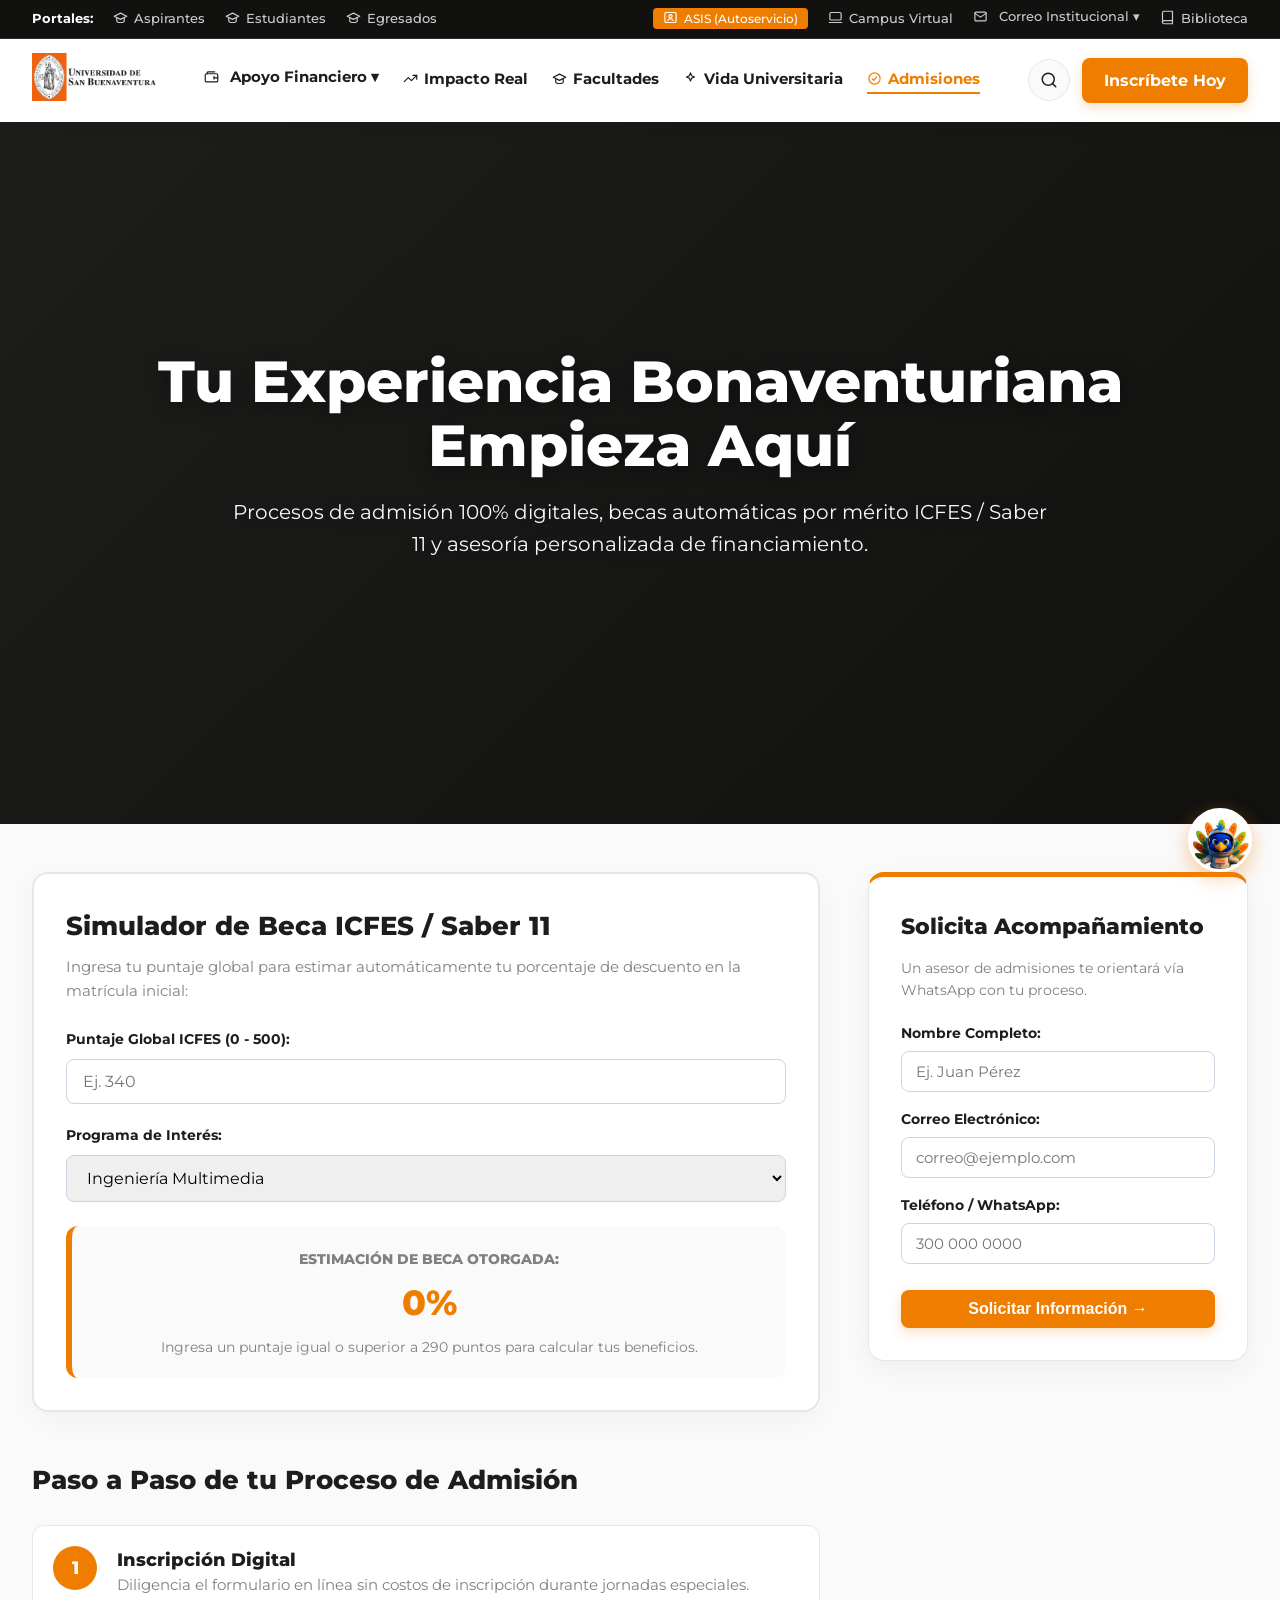
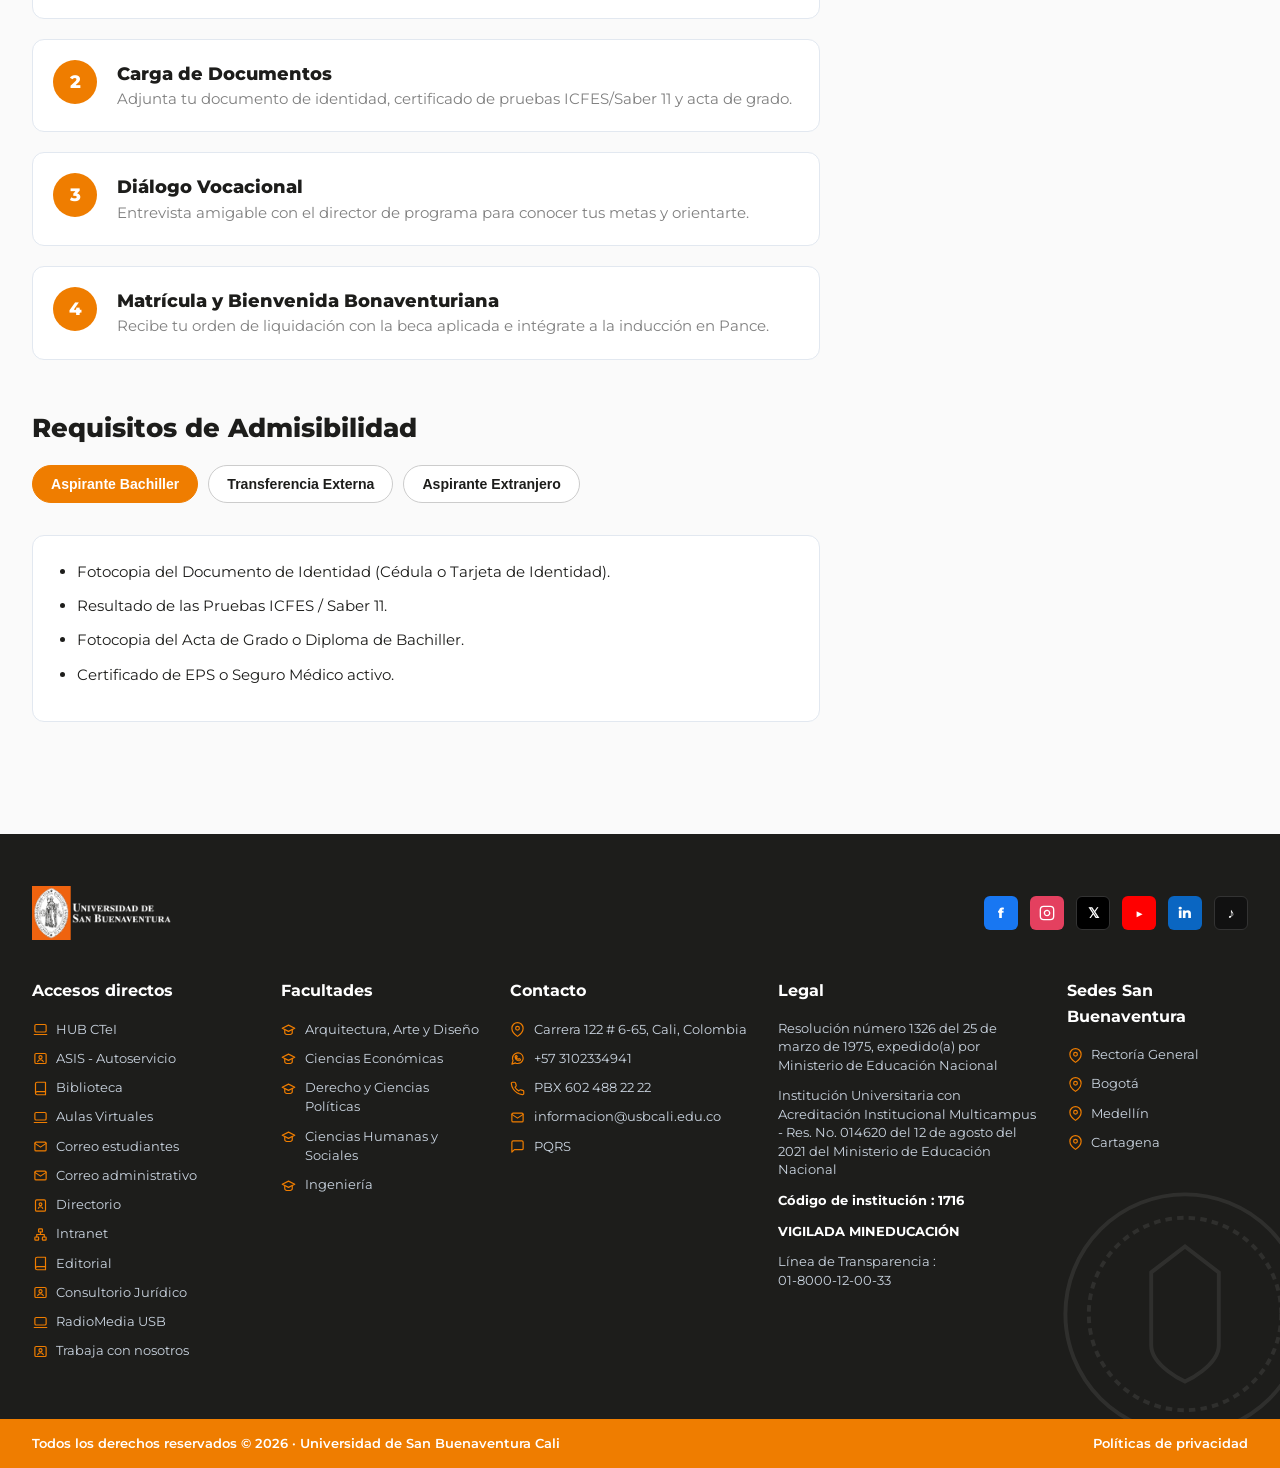
<file: admisiones.html>
<!DOCTYPE html>
<html lang="es">
<head>
  <meta charset="UTF-8">
  <meta name="viewport" content="width=device-width, initial-scale=1.0">
  <title>Admisiones, Becas y Financiamiento | USB Cali</title>
  <link rel="preconnect" href="https://fonts.googleapis.com">
  <link rel="preconnect" href="https://fonts.gstatic.com" crossorigin>
  <link href="https://fonts.googleapis.com/css2?family=Montserrat:ital,wght@0,300;0,400;0,500;0,600;0,700;0,800;1,400&display=swap" rel="stylesheet">
  <link rel="stylesheet" href="assets/css/styles.css">
</head>
<body>

  <!-- TOP BAR -->
  <div class="top-bar">
    <div class="top-bar-container">
      <ul class="top-bar-group">
        <li><strong style="color: #FFF;">Portales:</strong></li>
        <li><a href="https://usbcali.edu.co/programas/?Sfacultad=all&Stipo_programa=pregrado&search=" target="_blank">Aspirantes</a></li>
        <li><a href="https://usbcali.edu.co/estudiantes/" target="_blank">Estudiantes</a></li>
        <li><a href="https://usbcali.edu.co/egresados/" target="_blank">Egresados</a></li>
      </ul>

      <ul class="top-bar-group">
        <li><a href="https://campus.usbco.edu.co/psp/USCS90PR/?cmd=login&languageCd=ESP&" target="_blank" class="top-bar-badge">ASIS (Autoservicio)</a></li>
        <li><a href="https://aulasvirtuales.usbcali.edu.co/" target="_blank">Campus Virtual</a></li>
        
        <li class="top-bar-dropdown">
          <button type="button" class="top-bar-dropdown-btn" aria-haspopup="true">
            Correo Institucional ▾
          </button>
          <ul class="top-bar-dropdown-menu">
            <li><a href="https://login.microsoftonline.com/" target="_blank">Correo Administrativo</a></li>
            <li><a href="https://mail.google.com/a/correo.usbcali.edu.co" target="_blank">Correo Estudiantes</a></li>
          </ul>
        </li>

        <li><a href="https://usbcali.edu.co/biblioteca/" target="_blank">Biblioteca</a></li>
      </ul>
    </div>
  </div>

  <!-- HEADER -->
  <header>
    <div class="header-container">
      <a href="index.html"><img src="assets/img/logo-nav-dark.png" alt="USB Cali" class="logo-img"></a>
      <nav>
        <ul>
          <li class="nav-dropdown">
            <a href="becas.html" class="nav-dropdown-btn">Apoyo Financiero ▾</a>
            <ul class="nav-dropdown-menu">
              <li><a href="becas.html">Becas</a></li>
              <li><a href="convenios.html">Convenios</a></li>
              <li><a href="financiacion.html">Opciones de Financiación</a></li>
            </ul>
          </li>
          <li><a href="impacto-real.html">Impacto Real</a></li>
          <li><a href="facultades.html">Facultades</a></li>
          <li><a href="vida-universitaria.html">Vida Universitaria</a></li>
          <li><a href="admisiones.html">Admisiones</a></li>
        </ul>
      </nav>
      <a href="admisiones.html" class="btn-primary">Inscríbete Hoy</a>
    </div>
  </header>

  <!-- HERO ADMISIONES -->
  <section class="hero-main" style="background: linear-gradient(135deg, #1D1D1B 0%, #111110 100%); padding: 72px 32px;">
    <div class="hero-container">
      <h1>Tu Experiencia Bonaventuriana Empieza Aquí</h1>
      <p>Procesos de admisión 100% digitales, becas automáticas por mérito ICFES / Saber 11 y asesoría personalizada de financiamiento.</p>
    </div>
  </section>

  <!-- CONTENIDO PRINCIPAL -->
  <main class="main-layout" style="margin-top: 48px;">
    <section class="content-column">
      
      <!-- SIMULADOR DE BECAS -->
      <div style="background: #FFFFFF; border-radius: 16px; padding: 32px; border: 2px solid #E2E8F0; box-shadow: 0 8px 30px rgba(0,0,0,0.04); margin-bottom: 48px;">
        <h2 style="color: var(--color-primary-black); font-size: 1.6rem; font-weight: 800; margin-bottom: 8px; margin-top: 0;">Simulador de Beca ICFES / Saber 11</h2>
        <p style="color: var(--color-text-muted); font-size: 0.95rem; margin-bottom: 24px;">Ingresa tu puntaje global para estimar automáticamente tu porcentaje de descuento en la matrícula inicial:</p>

        <div style="margin-bottom: 20px;">
          <label style="display: block; font-weight: 700; font-size: 0.9rem; margin-bottom: 8px; color: var(--color-text-dark);">Puntaje Global ICFES (0 - 500):</label>
          <input type="number" id="icfes-score" placeholder="Ej. 340" min="0" max="500" oninput="calculateScholarship()" style="width: 100%; padding: 12px 16px; border: 1px solid #CBD5E1; border-radius: 8px; font-size: 1rem; font-family: inherit;">
        </div>

        <div style="margin-bottom: 20px;">
          <label style="display: block; font-weight: 700; font-size: 0.9rem; margin-bottom: 8px; color: var(--color-text-dark);">Programa de Interés:</label>
          <select id="faculty-select" style="width: 100%; padding: 12px 16px; border: 1px solid #CBD5E1; border-radius: 8px; font-size: 1rem; font-family: inherit;">
            <option value="multimedia">Ingeniería Multimedia</option>
            <option value="derecho">Derecho</option>
            <option value="psicologia">Psicología</option>
            <option value="mercadeo">Mercadeo y Negocios Internacionales</option>
          </select>
        </div>

        <div style="background: #FAFAFA; border-radius: 12px; padding: 20px; text-align: center; margin-top: 24px; border-left: 6px solid var(--color-accent-orange);">
          <label style="font-size: 0.85rem; text-transform: uppercase; font-weight: 800; color: var(--color-text-muted);">Estimación de Beca Otorgada:</label>
          <div id="scholarship-result" style="font-size: 2.2rem; font-weight: 800; color: var(--color-accent-orange); margin: 4px 0;">0%</div>
          <p id="scholarship-desc" style="font-size: 0.88rem; color: var(--color-text-muted);">Ingresa un puntaje igual o superior a 290 puntos para calcular tus beneficios.</p>
        </div>
      </div>

      <!-- PASO A PASO -->
      <div style="margin-bottom: 48px;">
        <h2 style="color: var(--color-primary-black); font-size: 1.6rem; font-weight: 800; margin-bottom: 24px;">Paso a Paso de tu Proceso de Admisión</h2>
        
        <div style="display: flex; gap: 20px; margin-bottom: 20px; background: #FFFFFF; padding: 20px; border-radius: 12px; border: 1px solid #E2E8F0;">
          <div style="width: 44px; height: 44px; border-radius: 50%; background: var(--color-accent-orange); color: #FFF; font-weight: 800; display: flex; align-items: center; justify-content: center; flex-shrink: 0; font-size: 1.1rem;">1</div>
          <div>
            <h4 style="font-size: 1.1rem; color: var(--color-primary-black); font-weight: 800;">Inscripción Digital</h4>
            <p style="font-size: 0.92rem; color: var(--color-text-muted);">Diligencia el formulario en línea sin costos de inscripción durante jornadas especiales.</p>
          </div>
        </div>

        <div style="display: flex; gap: 20px; margin-bottom: 20px; background: #FFFFFF; padding: 20px; border-radius: 12px; border: 1px solid #E2E8F0;">
          <div style="width: 44px; height: 44px; border-radius: 50%; background: var(--color-accent-orange); color: #FFF; font-weight: 800; display: flex; align-items: center; justify-content: center; flex-shrink: 0; font-size: 1.1rem;">2</div>
          <div>
            <h4 style="font-size: 1.1rem; color: var(--color-primary-black); font-weight: 800;">Carga de Documentos</h4>
            <p style="font-size: 0.92rem; color: var(--color-text-muted);">Adjunta tu documento de identidad, certificado de pruebas ICFES/Saber 11 y acta de grado.</p>
          </div>
        </div>

        <div style="display: flex; gap: 20px; margin-bottom: 20px; background: #FFFFFF; padding: 20px; border-radius: 12px; border: 1px solid #E2E8F0;">
          <div style="width: 44px; height: 44px; border-radius: 50%; background: var(--color-accent-orange); color: #FFF; font-weight: 800; display: flex; align-items: center; justify-content: center; flex-shrink: 0; font-size: 1.1rem;">3</div>
          <div>
            <h4 style="font-size: 1.1rem; color: var(--color-primary-black); font-weight: 800;">Diálogo Vocacional</h4>
            <p style="font-size: 0.92rem; color: var(--color-text-muted);">Entrevista amigable con el director de programa para conocer tus metas y orientarte.</p>
          </div>
        </div>

        <div style="display: flex; gap: 20px; margin-bottom: 20px; background: #FFFFFF; padding: 20px; border-radius: 12px; border: 1px solid #E2E8F0;">
          <div style="width: 44px; height: 44px; border-radius: 50%; background: var(--color-accent-orange); color: #FFF; font-weight: 800; display: flex; align-items: center; justify-content: center; flex-shrink: 0; font-size: 1.1rem;">4</div>
          <div>
            <h4 style="font-size: 1.1rem; color: var(--color-primary-black); font-weight: 800;">Matrícula y Bienvenida Bonaventuriana</h4>
            <p style="font-size: 0.92rem; color: var(--color-text-muted);">Recibe tu orden de liquidación con la beca aplicada e intégrate a la inducción en Pance.</p>
          </div>
        </div>
      </div>

      <!-- REQUISITOS SEGÚN ASPIRANTE -->
      <div class="curriculum-section" style="margin-bottom: 48px;">
        <h2 style="color: var(--color-primary-black); font-size: 1.6rem; font-weight: 800; margin-bottom: 16px;">Requisitos de Admisibilidad</h2>
        <div class="semester-tabs">
          <button class="semester-btn active" onclick="showRequirements('bachiller', this)">Aspirante Bachiller</button>
          <button class="semester-btn" onclick="showRequirements('transferencia', this)">Transferencia Externa</button>
          <button class="semester-btn" onclick="showRequirements('extranjero', this)">Aspirante Extranjero</button>
        </div>

        <div id="req-container" style="background: #FFFFFF; padding: 24px; border-radius: 12px; border: 1px solid #E2E8F0;">
          <!-- Se renderiza por JavaScript -->
        </div>
      </div>

    </section>

    <!-- FORMULARIO LATERAL -->
    <aside id="solicitud">
      <div style="background: #FFFFFF; border-radius: 16px; padding: 32px; border: 1px solid #E2E8F0; box-shadow: 0 8px 30px rgba(0,0,0,0.05); position: sticky; top: 90px; border-top: 5px solid var(--color-accent-orange);">
        <h3 style="color: var(--color-primary-black); font-size: 1.4rem; font-weight: 800; margin-bottom: 12px;">Solicita Acompañamiento</h3>
        <p style="font-size: 0.88rem; color: var(--color-text-muted); margin-bottom: 20px;">Un asesor de admisiones te orientará vía WhatsApp con tu proceso.</p>

        <form onsubmit="alert('¡Solicitud enviada con éxito! Un asesor de la USB Cali te contactará en breve.'); return false;">
          <div style="margin-bottom: 16px;">
            <label style="display: block; font-weight: 700; font-size: 0.9rem; margin-bottom: 6px;">Nombre Completo:</label>
            <input type="text" required placeholder="Ej. Juan Pérez" style="width: 100%; padding: 10px 14px; border: 1px solid #CBD5E1; border-radius: 8px; font-size: 0.95rem; font-family: inherit;">
          </div>

          <div style="margin-bottom: 16px;">
            <label style="display: block; font-weight: 700; font-size: 0.9rem; margin-bottom: 6px;">Correo Electrónico:</label>
            <input type="email" required placeholder="correo@ejemplo.com" style="width: 100%; padding: 10px 14px; border: 1px solid #CBD5E1; border-radius: 8px; font-size: 0.95rem; font-family: inherit;">
          </div>

          <div style="margin-bottom: 16px;">
            <label style="display: block; font-weight: 700; font-size: 0.9rem; margin-bottom: 6px;">Teléfono / WhatsApp:</label>
            <input type="tel" required placeholder="300 000 0000" style="width: 100%; padding: 10px 14px; border: 1px solid #CBD5E1; border-radius: 8px; font-size: 0.95rem; font-family: inherit;">
          </div>

          <button type="submit" class="btn-primary" style="width: 100%; font-size: 1rem; margin-top: 10px;">Solicitar Información →</button>
        </form>
      </div>
    </aside>
  </main>

  <!-- WIDGET PACHITO -->
  <div class="pachito-widget" onclick="window.location.href='admisiones.html'">
    <div class="pachito-bubble">¿Dudas con tu beca? ¡Te ayudo!</div>
    <div class="pachito-avatar-box"></div>
  </div>

  <!-- FOOTER -->
  <footer>
    <div class="footer-container">
      <div class="footer-col">
        <h4>USB Cali</h4>
        <p>Cra. 122 #6-65, Barrio Pance, Cali, Valle del Cauca.</p>
        <p>Acreditación Institucional de Alta Calidad.</p>
      </div>
      <div class="footer-col">
        <h4>Portales y Servicios</h4>
        <a href="https://campus.usbco.edu.co/psp/USCS90PR/?cmd=login&languageCd=ESP&">Portal ASIS</a>
        <a href="https://aulasvirtuales.usbcali.edu.co/">Campus Virtual</a>
        <a href="https://usbcali.edu.co/biblioteca/">Biblioteca Digital</a>
      </div>
      <div class="footer-col">
        <h4>Admisiones</h4>
        <a href="admisiones.html">Simulador de Becas ICFES</a>
        <a href="admisiones.html">Inscripciones Abiertas</a>
        <a href="vida-universitaria.html">Visitas Guiadas</a>
      </div>
      <div class="footer-col">
        <h4>Contacto</h4>
        <p>PBX: +57 (602) 488 2222</p>
        <p>Línea Gratuita Nacional: 01 8000 124 350</p>
      </div>
    </div>
    <div class="copyright">© 2026 Universidad de San Buenaventura Cali. Todos los derechos reservados.</div>
  </footer>

  <script src="assets/js/main.js"></script>
  <script>
    const requirementsData = {
      bachiller: [
        "Fotocopia del Documento de Identidad (Cédula o Tarjeta de Identidad).",
        "Resultado de las Pruebas ICFES / Saber 11.",
        "Fotocopia del Acta de Grado o Diploma de Bachiller.",
        "Certificado de EPS o Seguro Médico activo."
      ],
      transferencia: [
        "Fotocopia del Documento de Identidad ampliado al 150%.",
        "Certificado oficial de calificaciones de la universidad de origen.",
        "Contenidos programáticos de las asignaturas a homologar.",
        "Certificado de buena conducta expedido por la institución de origen."
      ],
      extranjero: [
        "Copia del Pasaporte vigente y Visa de Estudiante.",
        "Título de bachiller convalidado por el Ministerio de Educación Nacional de Colombia.",
        "Examen de Estado equivalente al ICFES o prueba Saber 11 homologada.",
        "Certificado de cobertura de Seguro Médico Internacional."
      ]
    };

    function showRequirements(type, btnElement) {
      const container = document.getElementById('req-container');
      const buttons = document.querySelectorAll('.semester-btn');
      
      buttons.forEach(btn => btn.classList.remove('active'));
      if (btnElement) btnElement.classList.add('active');

      const items = requirementsData[type] || [];
      container.innerHTML = `<ul style="list-style-type: disc; padding-left: 20px; font-size: 0.95rem; color: var(--color-text-dark);">
        ${items.map(req => `<li style="margin-bottom: 10px;">${req}</li>`).join('')}
      </ul>`;
    }

    document.addEventListener('DOMContentLoaded', () => {
      const firstBtn = document.querySelector('.semester-btn');
      showRequirements('bachiller', firstBtn);
    });
  </script>
</body>
</html>
</file>
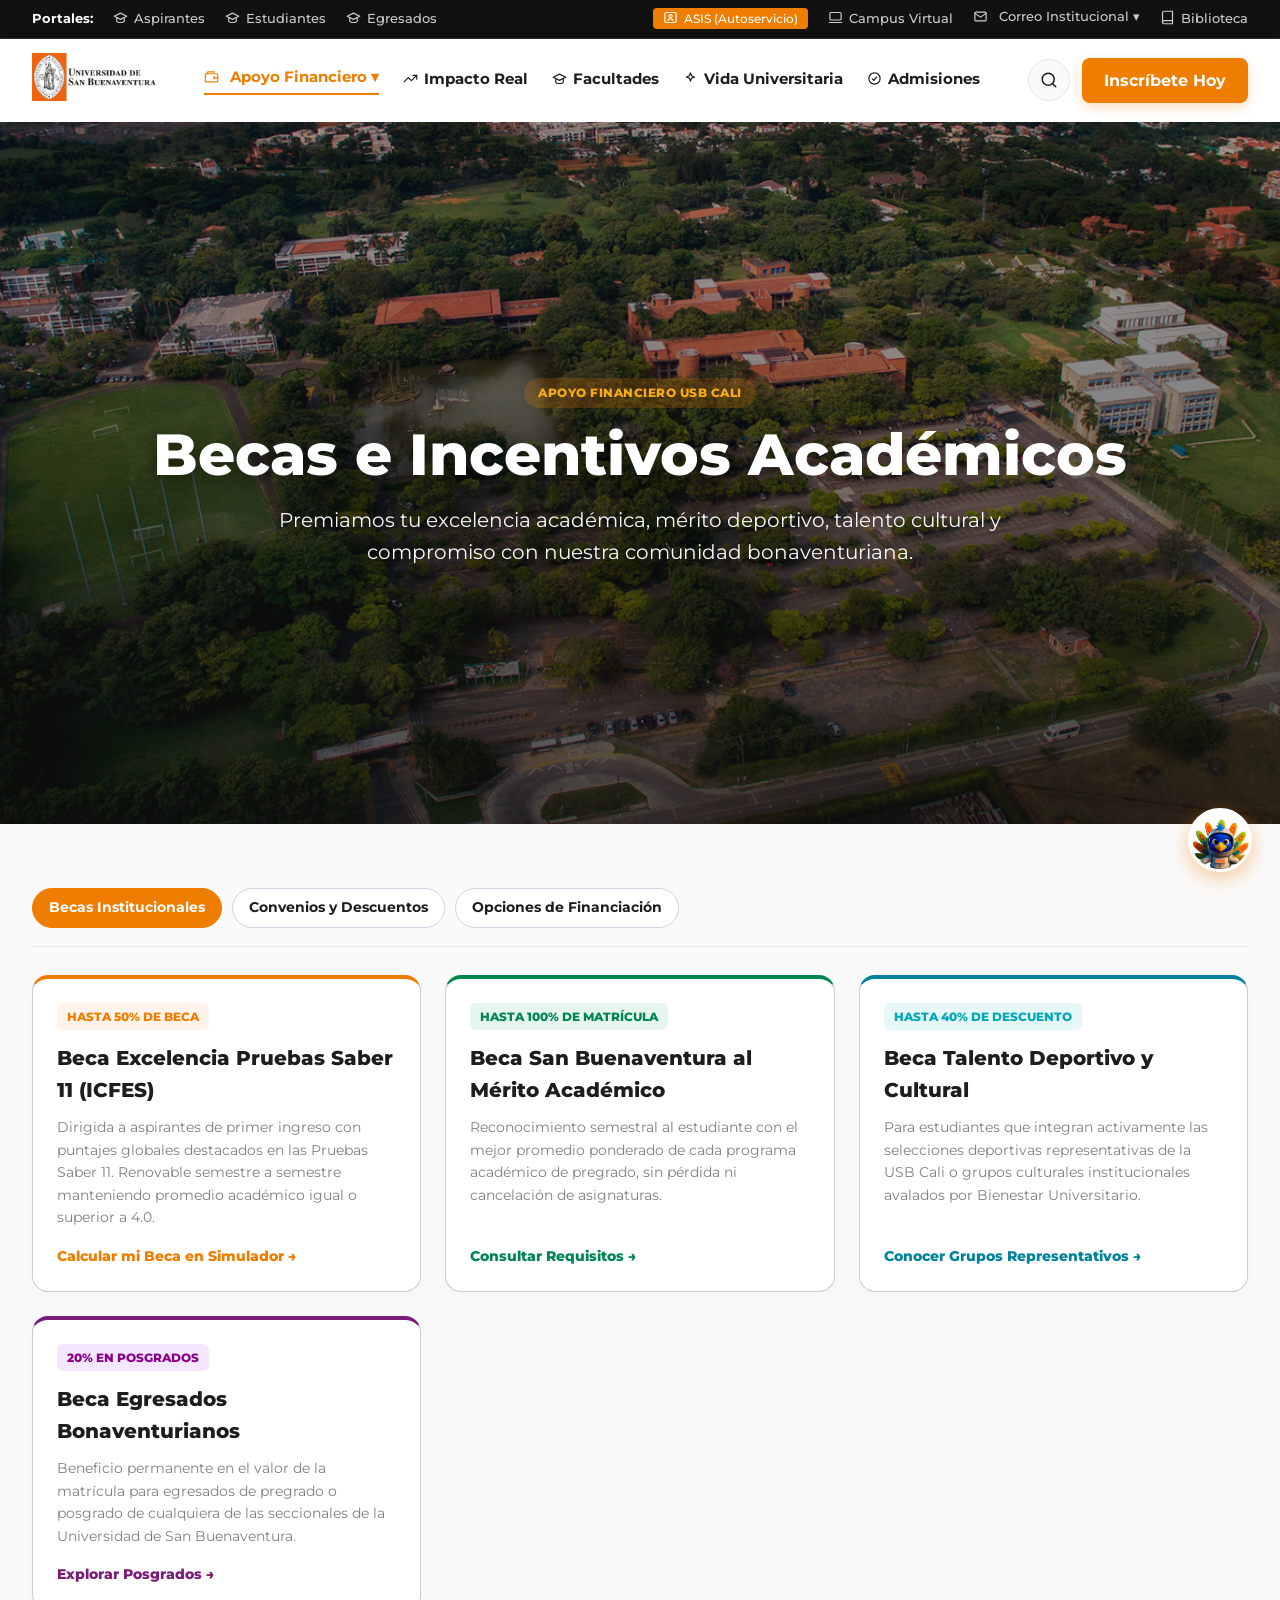
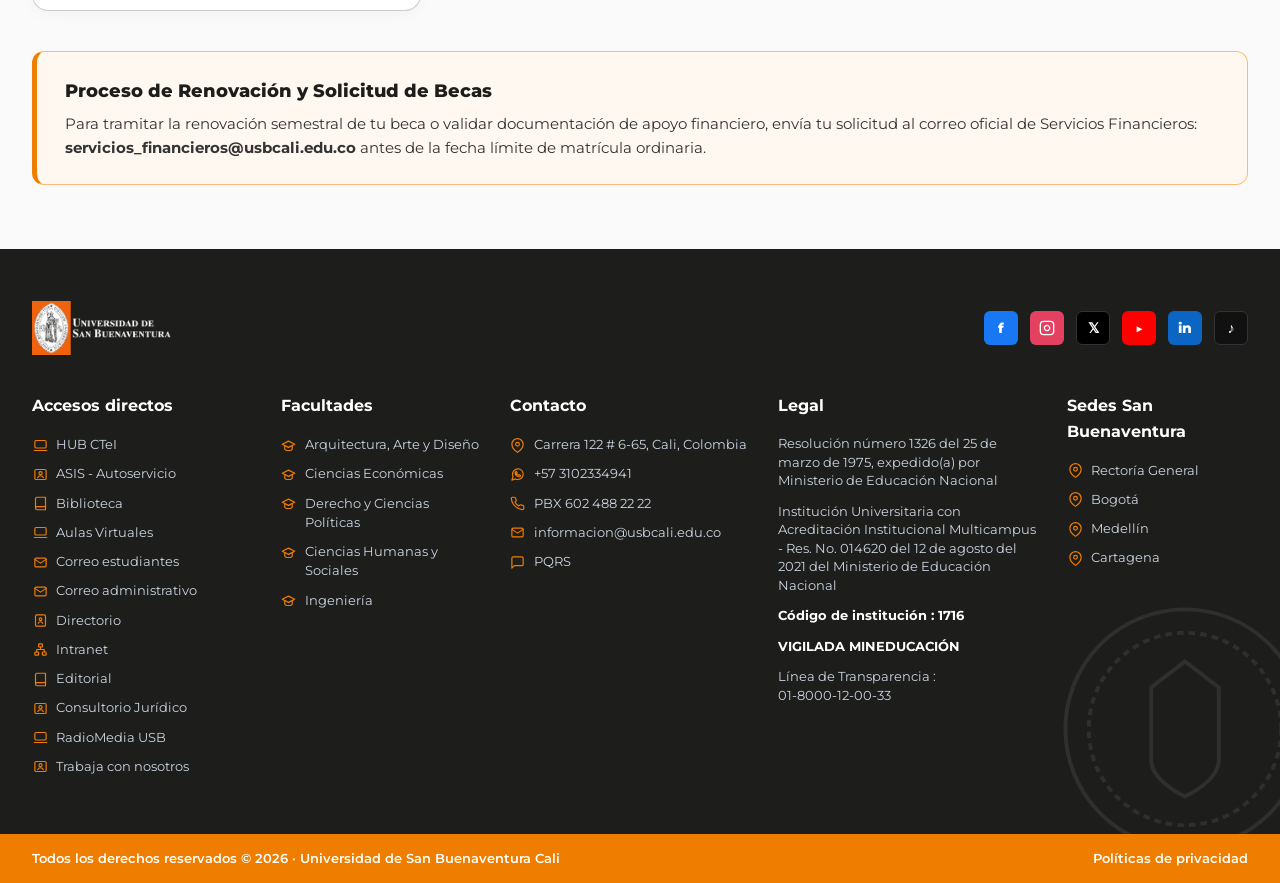
<file: becas.html>
<!DOCTYPE html>
<html lang="es">
<head>
  <meta charset="UTF-8">
  <meta name="viewport" content="width=device-width, initial-scale=1.0">
  <title>Becas Institucionales | Universidad de San Buenaventura Cali</title>
  <link rel="preconnect" href="https://fonts.googleapis.com">
  <link rel="preconnect" href="https://fonts.gstatic.com" crossorigin>
  <link href="https://fonts.googleapis.com/css2?family=Montserrat:ital,wght@0,300;0,400;0,500;0,600;0,700;0,800;1,400&display=swap" rel="stylesheet">
  <link rel="stylesheet" href="assets/css/styles.css">
</head>
<body>

  <!-- TOP BAR -->
  <div class="top-bar">
    <div class="top-bar-container">
      <ul class="top-bar-group">
        <li><strong style="color: #FFF;">Portales:</strong></li>
        <li><a href="https://usbcali.edu.co/programas/?Sfacultad=all&Stipo_programa=pregrado&search=" target="_blank">Aspirantes</a></li>
        <li><a href="https://usbcali.edu.co/estudiantes/" target="_blank">Estudiantes</a></li>
        <li><a href="https://usbcali.edu.co/egresados/" target="_blank">Egresados</a></li>
      </ul>

      <ul class="top-bar-group">
        <li><a href="https://campus.usbco.edu.co/psp/USCS90PR/?cmd=login&languageCd=ESP&" target="_blank" class="top-bar-badge">ASIS (Autoservicio)</a></li>
        <li><a href="https://aulasvirtuales.usbcali.edu.co/" target="_blank">Campus Virtual</a></li>
        
        <li class="top-bar-dropdown">
          <button type="button" class="top-bar-dropdown-btn" aria-haspopup="true">
            Correo Institucional ▾
          </button>
          <ul class="top-bar-dropdown-menu">
            <li><a href="https://login.microsoftonline.com/" target="_blank">Correo Administrativo</a></li>
            <li><a href="https://mail.google.com/a/correo.usbcali.edu.co" target="_blank">Correo Estudiantes</a></li>
          </ul>
        </li>

        <li><a href="https://usbcali.edu.co/biblioteca/" target="_blank">Biblioteca</a></li>
      </ul>
    </div>
  </div>

  <!-- HEADER -->
  <header>
    <div class="header-container">
      <a href="index.html"><img src="assets/img/logo-nav-dark.png" alt="USB Cali" class="logo-img"></a>
      <nav>
        <ul>
          <li class="nav-dropdown">
            <a href="becas.html" class="nav-dropdown-btn active">Apoyo Financiero ▾</a>
            <ul class="nav-dropdown-menu">
              <li><a href="becas.html">Becas</a></li>
              <li><a href="convenios.html">Convenios</a></li>
              <li><a href="financiacion.html">Opciones de Financiación</a></li>
            </ul>
          </li>
          <li><a href="index.html#impacto">Impacto Real</a></li>
          <li><a href="facultades.html">Facultades</a></li>
          <li><a href="vida-universitaria.html">Vida Universitaria</a></li>
          <li><a href="admisiones.html">Admisiones</a></li>
        </ul>
      </nav>
      <a href="admisiones.html" class="btn-primary">Inscríbete Hoy</a>
    </div>
  </header>

  <!-- HERO BECAS -->
  <section class="hero-main" style="padding: 64px 32px;">
    <div class="hero-container">
      <span style="display: inline-block; background: rgba(239, 125, 0, 0.2); color: #F8AB15; padding: 5px 14px; border-radius: 20px; font-size: 0.78rem; font-weight: 800; text-transform: uppercase; letter-spacing: 0.5px; margin-bottom: 14px;">Apoyo Financiero USB Cali</span>
      <h1>Becas e Incentivos Académicos</h1>
      <p style="margin-bottom: 0;">Premiamos tu excelencia académica, mérito deportivo, talento cultural y compromiso con nuestra comunidad bonaventuriana.</p>
    </div>
  </section>

  <!-- CONTENIDO DE BECAS -->
  <main class="programs-section">
    <div class="faculty-switcher-bar">
      <a href="becas.html" class="faculty-switch-chip active" style="--chip-color: #EF7D00;">Becas Institucionales</a>
      <a href="convenios.html" class="faculty-switch-chip" style="--chip-color: #EF7D00;">Convenios y Descuentos</a>
      <a href="financiacion.html" class="faculty-switch-chip" style="--chip-color: #EF7D00;">Opciones de Financiación</a>
    </div>

    <div class="programs-grid" style="grid-template-columns: repeat(auto-fit, minmax(290px, 1fr));">
      <div class="program-card" style="border-top: 4px solid #EF7D00;">
        <div>
          <span class="card-faculty-tag tag-derecho">Hasta 50% de Beca</span>
          <h3>Beca Excelencia Pruebas Saber 11 (ICFES)</h3>
          <p>Dirigida a aspirantes de primer ingreso con puntajes globales destacados en las Pruebas Saber 11. Renovable semestre a semestre manteniendo promedio académico igual o superior a 4.0.</p>
        </div>
        <a href="admisiones.html" class="btn-card" style="color: #EF7D00;">Calcular mi Beca en Simulador →</a>
      </div>

      <div class="program-card" style="border-top: 4px solid #008751;">
        <div>
          <span class="card-faculty-tag" style="background: #E6F6EF; color: #008751;">Hasta 100% de Matrícula</span>
          <h3>Beca San Buenaventura al Mérito Académico</h3>
          <p>Reconocimiento semestral al estudiante con el mejor promedio ponderado de cada programa académico de pregrado, sin pérdida ni cancelación de asignaturas.</p>
        </div>
        <a href="admisiones.html" class="btn-card" style="color: #008751;">Consultar Requisitos →</a>
      </div>

      <div class="program-card" style="border-top: 4px solid #00829B;">
        <div>
          <span class="card-faculty-tag tag-psicologia">Hasta 40% de Descuento</span>
          <h3>Beca Talento Deportivo y Cultural</h3>
          <p>Para estudiantes que integran activamente las selecciones deportivas representativas de la USB Cali o grupos culturales institucionales avalados por Bienestar Universitario.</p>
        </div>
        <a href="vida-universitaria.html" class="btn-card" style="color: #00829B;">Conocer Grupos Representativos →</a>
      </div>

      <div class="program-card" style="border-top: 4px solid #7A1C79;">
        <div>
          <span class="card-faculty-tag tag-multimedia">20% en Posgrados</span>
          <h3>Beca Egresados Bonaventurianos</h3>
          <p>Beneficio permanente en el valor de la matrícula para egresados de pregrado o posgrado de cualquiera de las seccionales de la Universidad de San Buenaventura.</p>
        </div>
        <a href="facultades.html" class="btn-card" style="color: #7A1C79;">Explorar Posgrados →</a>
      </div>
    </div>

    <!-- AVISO OFICIAL DE RENOVACIÓN -->
    <div style="background: #FFF8F1; border: 1px solid #FDBA74; border-left: 5px solid #EF7D00; border-radius: 12px; padding: 24px 28px; margin-top: 40px;">
      <h3 style="font-size: 1.15rem; font-weight: 800; color: #1D1D1B; margin-bottom: 8px;">Proceso de Renovación y Solicitud de Becas</h3>
      <p style="font-size: 0.92rem; color: #333333; margin-bottom: 0;">Para tramitar la renovación semestral de tu beca o validar documentación de apoyo financiero, envía tu solicitud al correo oficial de Servicios Financieros: <strong>servicios_financieros@usbcali.edu.co</strong> antes de la fecha límite de matrícula ordinaria.</p>
    </div>
  </main>

  <!-- PACHITO WIDGET -->
  <div class="pachito-widget" title="Chatear con Pachito">
    <div class="pachito-bubble">¡Hola! ¿Necesitas ayuda? Haz clic aquí</div>
    <div class="pachito-avatar-box"></div>
  </div>

  <!-- FOOTER -->
  <footer>
    <div class="footer-container">
      <div class="footer-col">
        <h4>USB Cali</h4>
        <p>Cra. 122 #6-65, Barrio Pance, Cali, Valle del Cauca.</p>
        <p>Acreditación Institucional de Alta Calidad.</p>
      </div>
      <div class="footer-col">
        <h4>Portales y Servicios</h4>
        <a href="https://campus.usbco.edu.co/psp/USCS90PR/?cmd=login&languageCd=ESP&">Portal ASIS</a>
        <a href="https://aulasvirtuales.usbcali.edu.co/">Campus Virtual</a>
        <a href="https://usbcali.edu.co/biblioteca/">Biblioteca Digital</a>
      </div>
      <div class="footer-col">
        <h4>Admisiones</h4>
        <a href="admisiones.html">Simulador de Becas ICFES</a>
        <a href="admisiones.html">Inscripciones Abiertas</a>
        <a href="vida-universitaria.html">Visitas Guiadas</a>
      </div>
      <div class="footer-col">
        <h4>Contacto</h4>
        <p>PBX: +57 (602) 488 2222</p>
        <p>Línea Gratuita Nacional: 01 8000 124 350</p>
      </div>
    </div>
    <div class="copyright">© 2026 Universidad de San Buenaventura Cali. Todos los derechos reservados.</div>
  </footer>

  <script src="assets/js/main.js"></script>
</body>
</html>
</file>
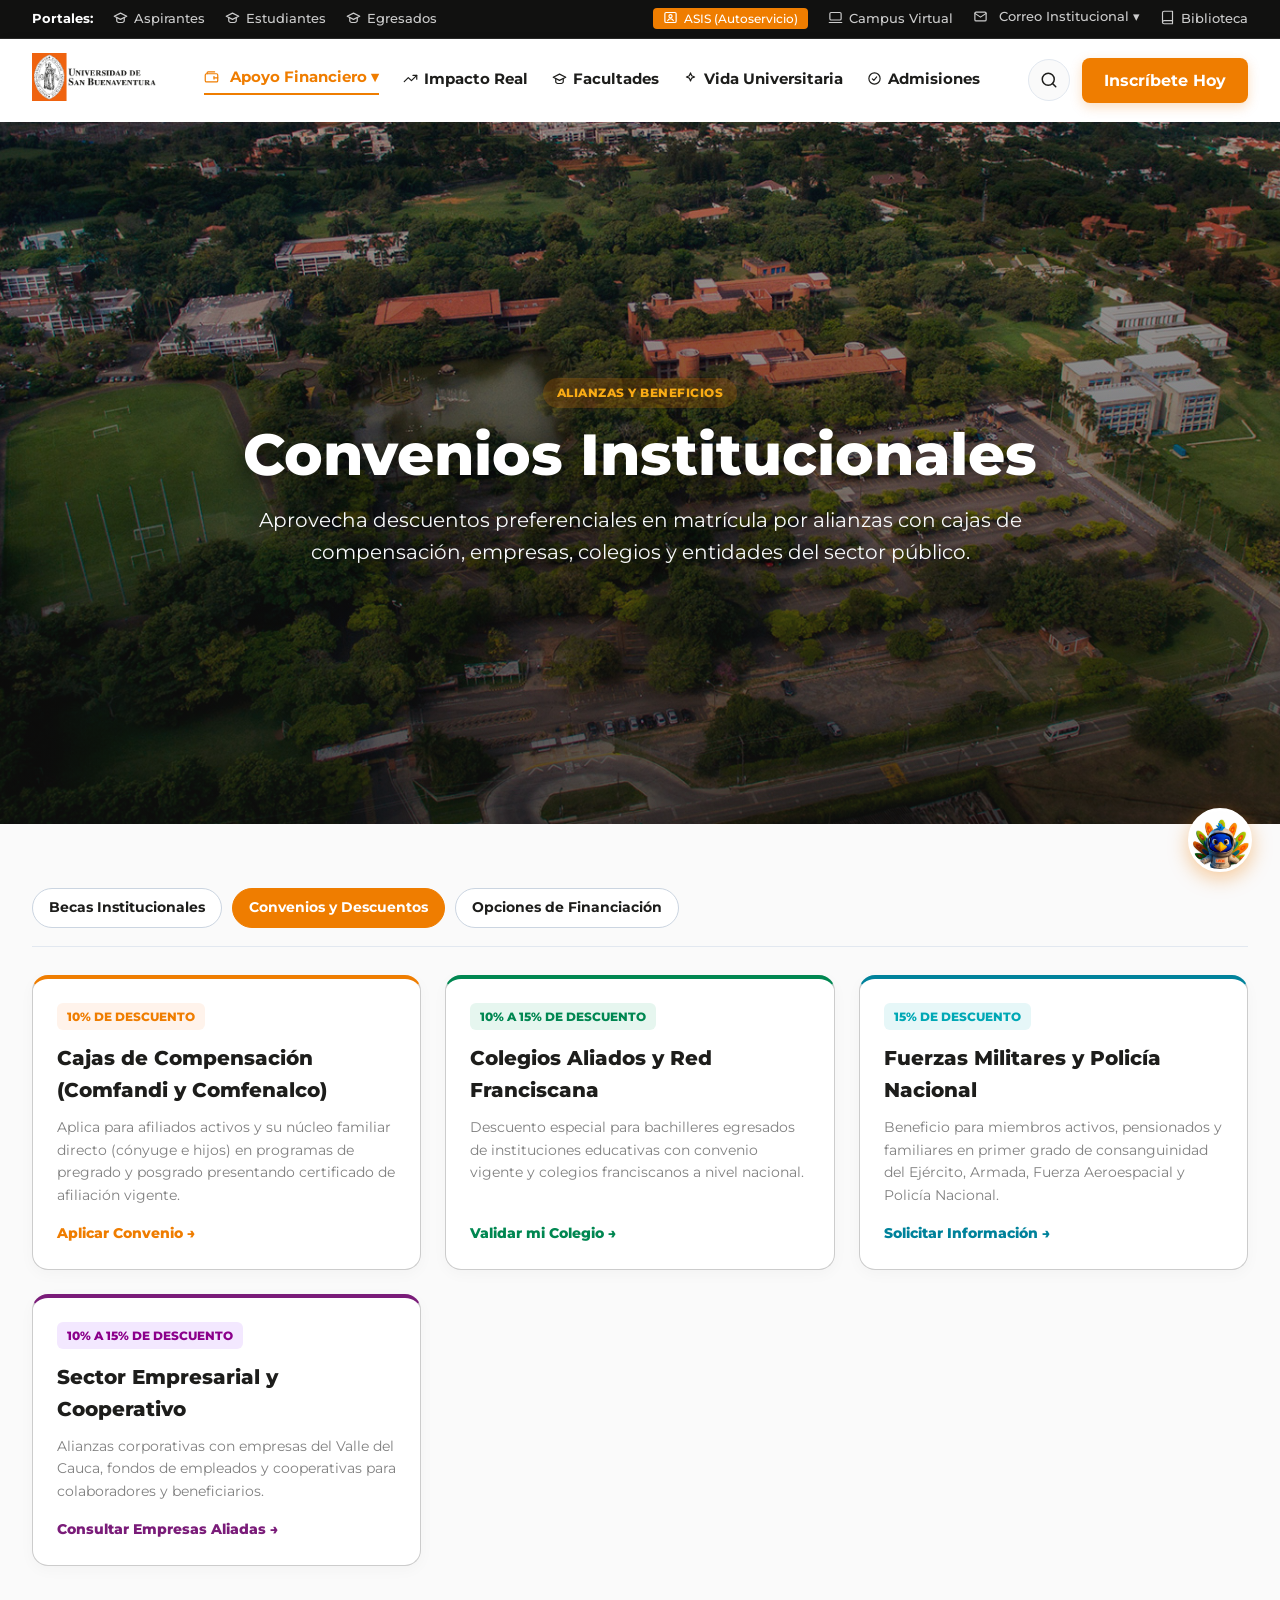
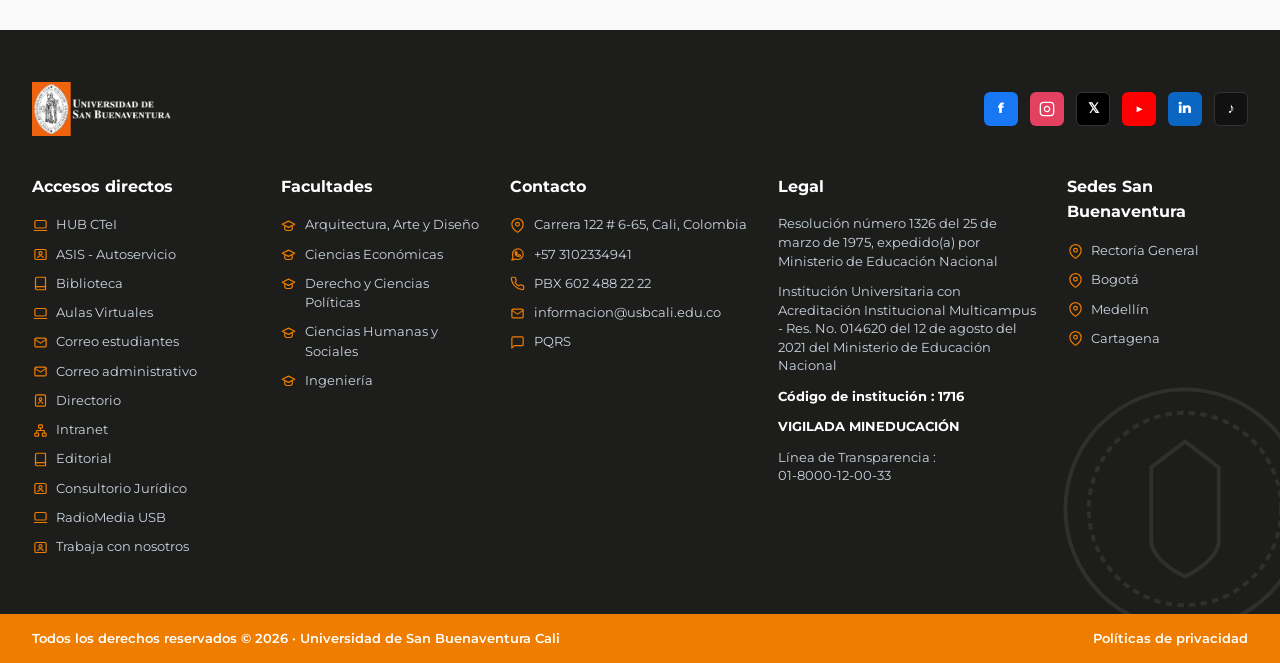
<file: convenios.html>
<!DOCTYPE html>
<html lang="es">
<head>
  <meta charset="UTF-8">
  <meta name="viewport" content="width=device-width, initial-scale=1.0">
  <title>Convenios Institucionales | Universidad de San Buenaventura Cali</title>
  <link rel="preconnect" href="https://fonts.googleapis.com">
  <link rel="preconnect" href="https://fonts.gstatic.com" crossorigin>
  <link href="https://fonts.googleapis.com/css2?family=Montserrat:ital,wght@0,300;0,400;0,500;0,600;0,700;0,800;1,400&display=swap" rel="stylesheet">
  <link rel="stylesheet" href="assets/css/styles.css">
</head>
<body>

  <!-- TOP BAR -->
  <div class="top-bar">
    <div class="top-bar-container">
      <ul class="top-bar-group">
        <li><strong style="color: #FFF;">Portales:</strong></li>
        <li><a href="https://usbcali.edu.co/programas/?Sfacultad=all&Stipo_programa=pregrado&search=" target="_blank">Aspirantes</a></li>
        <li><a href="https://usbcali.edu.co/estudiantes/" target="_blank">Estudiantes</a></li>
        <li><a href="https://usbcali.edu.co/egresados/" target="_blank">Egresados</a></li>
      </ul>

      <ul class="top-bar-group">
        <li><a href="https://campus.usbco.edu.co/psp/USCS90PR/?cmd=login&languageCd=ESP&" target="_blank" class="top-bar-badge">ASIS (Autoservicio)</a></li>
        <li><a href="https://aulasvirtuales.usbcali.edu.co/" target="_blank">Campus Virtual</a></li>
        
        <li class="top-bar-dropdown">
          <button type="button" class="top-bar-dropdown-btn" aria-haspopup="true">
            Correo Institucional ▾
          </button>
          <ul class="top-bar-dropdown-menu">
            <li><a href="https://login.microsoftonline.com/" target="_blank">Correo Administrativo</a></li>
            <li><a href="https://mail.google.com/a/correo.usbcali.edu.co" target="_blank">Correo Estudiantes</a></li>
          </ul>
        </li>

        <li><a href="https://usbcali.edu.co/biblioteca/" target="_blank">Biblioteca</a></li>
      </ul>
    </div>
  </div>

  <!-- HEADER -->
  <header>
    <div class="header-container">
      <a href="index.html"><img src="assets/img/logo-nav-dark.png" alt="USB Cali" class="logo-img"></a>
      <nav>
        <ul>
          <li class="nav-dropdown">
            <a href="becas.html" class="nav-dropdown-btn active">Apoyo Financiero ▾</a>
            <ul class="nav-dropdown-menu">
              <li><a href="becas.html">Becas</a></li>
              <li><a href="convenios.html">Convenios</a></li>
              <li><a href="financiacion.html">Opciones de Financiación</a></li>
            </ul>
          </li>
          <li><a href="index.html#impacto">Impacto Real</a></li>
          <li><a href="facultades.html">Facultades</a></li>
          <li><a href="vida-universitaria.html">Vida Universitaria</a></li>
          <li><a href="admisiones.html">Admisiones</a></li>
        </ul>
      </nav>
      <a href="admisiones.html" class="btn-primary">Inscríbete Hoy</a>
    </div>
  </header>

  <!-- HERO CONVENIOS -->
  <section class="hero-main" style="padding: 64px 32px;">
    <div class="hero-container">
      <span style="display: inline-block; background: rgba(239, 125, 0, 0.2); color: #F8AB15; padding: 5px 14px; border-radius: 20px; font-size: 0.78rem; font-weight: 800; text-transform: uppercase; letter-spacing: 0.5px; margin-bottom: 14px;">Alianzas y Beneficios</span>
      <h1>Convenios Institucionales</h1>
      <p style="margin-bottom: 0;">Aprovecha descuentos preferenciales en matrícula por alianzas con cajas de compensación, empresas, colegios y entidades del sector público.</p>
    </div>
  </section>

  <!-- CONTENIDO DE CONVENIOS -->
  <main class="programs-section">
    <div class="faculty-switcher-bar">
      <a href="becas.html" class="faculty-switch-chip" style="--chip-color: #EF7D00;">Becas Institucionales</a>
      <a href="convenios.html" class="faculty-switch-chip active" style="--chip-color: #EF7D00;">Convenios y Descuentos</a>
      <a href="financiacion.html" class="faculty-switch-chip" style="--chip-color: #EF7D00;">Opciones de Financiación</a>
    </div>

    <div class="programs-grid" style="grid-template-columns: repeat(auto-fit, minmax(290px, 1fr));">
      <div class="program-card" style="border-top: 4px solid #EF7D00;">
        <div>
          <span class="card-faculty-tag tag-derecho">10% de Descuento</span>
          <h3>Cajas de Compensación (Comfandi y Comfenalco)</h3>
          <p>Aplica para afiliados activos y su núcleo familiar directo (cónyuge e hijos) en programas de pregrado y posgrado presentando certificado de afiliación vigente.</p>
        </div>
        <a href="admisiones.html" class="btn-card" style="color: #EF7D00;">Aplicar Convenio →</a>
      </div>

      <div class="program-card" style="border-top: 4px solid #008751;">
        <div>
          <span class="card-faculty-tag" style="background: #E6F6EF; color: #008751;">10% a 15% de Descuento</span>
          <h3>Colegios Aliados y Red Franciscana</h3>
          <p>Descuento especial para bachilleres egresados de instituciones educativas con convenio vigente y colegios franciscanos a nivel nacional.</p>
        </div>
        <a href="admisiones.html" class="btn-card" style="color: #008751;">Validar mi Colegio →</a>
      </div>

      <div class="program-card" style="border-top: 4px solid #00829B;">
        <div>
          <span class="card-faculty-tag tag-psicologia">15% de Descuento</span>
          <h3>Fuerzas Militares y Policía Nacional</h3>
          <p>Beneficio para miembros activos, pensionados y familiares en primer grado de consanguinidad del Ejército, Armada, Fuerza Aeroespacial y Policía Nacional.</p>
        </div>
        <a href="admisiones.html" class="btn-card" style="color: #00829B;">Solicitar Información →</a>
      </div>

      <div class="program-card" style="border-top: 4px solid #7A1C79;">
        <div>
          <span class="card-faculty-tag tag-multimedia">10% a 15% de Descuento</span>
          <h3>Sector Empresarial y Cooperativo</h3>
          <p>Alianzas corporativas con empresas del Valle del Cauca, fondos de empleados y cooperativas para colaboradores y beneficiarios.</p>
        </div>
        <a href="admisiones.html" class="btn-card" style="color: #7A1C79;">Consultar Empresas Aliadas →</a>
      </div>
    </div>
  </main>

  <!-- PACHITO WIDGET -->
  <div class="pachito-widget" title="Chatear con Pachito">
    <div class="pachito-bubble">¡Hola! ¿Necesitas ayuda? Haz clic aquí</div>
    <div class="pachito-avatar-box"></div>
  </div>

  <!-- FOOTER -->
  <footer>
    <div class="footer-container">
      <div class="footer-col">
        <h4>USB Cali</h4>
        <p>Cra. 122 #6-65, Barrio Pance, Cali, Valle del Cauca.</p>
        <p>Acreditación Institucional de Alta Calidad.</p>
      </div>
      <div class="footer-col">
        <h4>Portales y Servicios</h4>
        <a href="https://campus.usbco.edu.co/psp/USCS90PR/?cmd=login&languageCd=ESP&">Portal ASIS</a>
        <a href="https://aulasvirtuales.usbcali.edu.co/">Campus Virtual</a>
        <a href="https://usbcali.edu.co/biblioteca/">Biblioteca Digital</a>
      </div>
      <div class="footer-col">
        <h4>Admisiones</h4>
        <a href="admisiones.html">Simulador de Becas ICFES</a>
        <a href="admisiones.html">Inscripciones Abiertas</a>
        <a href="vida-universitaria.html">Visitas Guiadas</a>
      </div>
      <div class="footer-col">
        <h4>Contacto</h4>
        <p>PBX: +57 (602) 488 2222</p>
        <p>Línea Gratuita Nacional: 01 8000 124 350</p>
      </div>
    </div>
    <div class="copyright">© 2026 Universidad de San Buenaventura Cali. Todos los derechos reservados.</div>
  </footer>

  <script src="assets/js/main.js"></script>
</body>
</html>
</file>
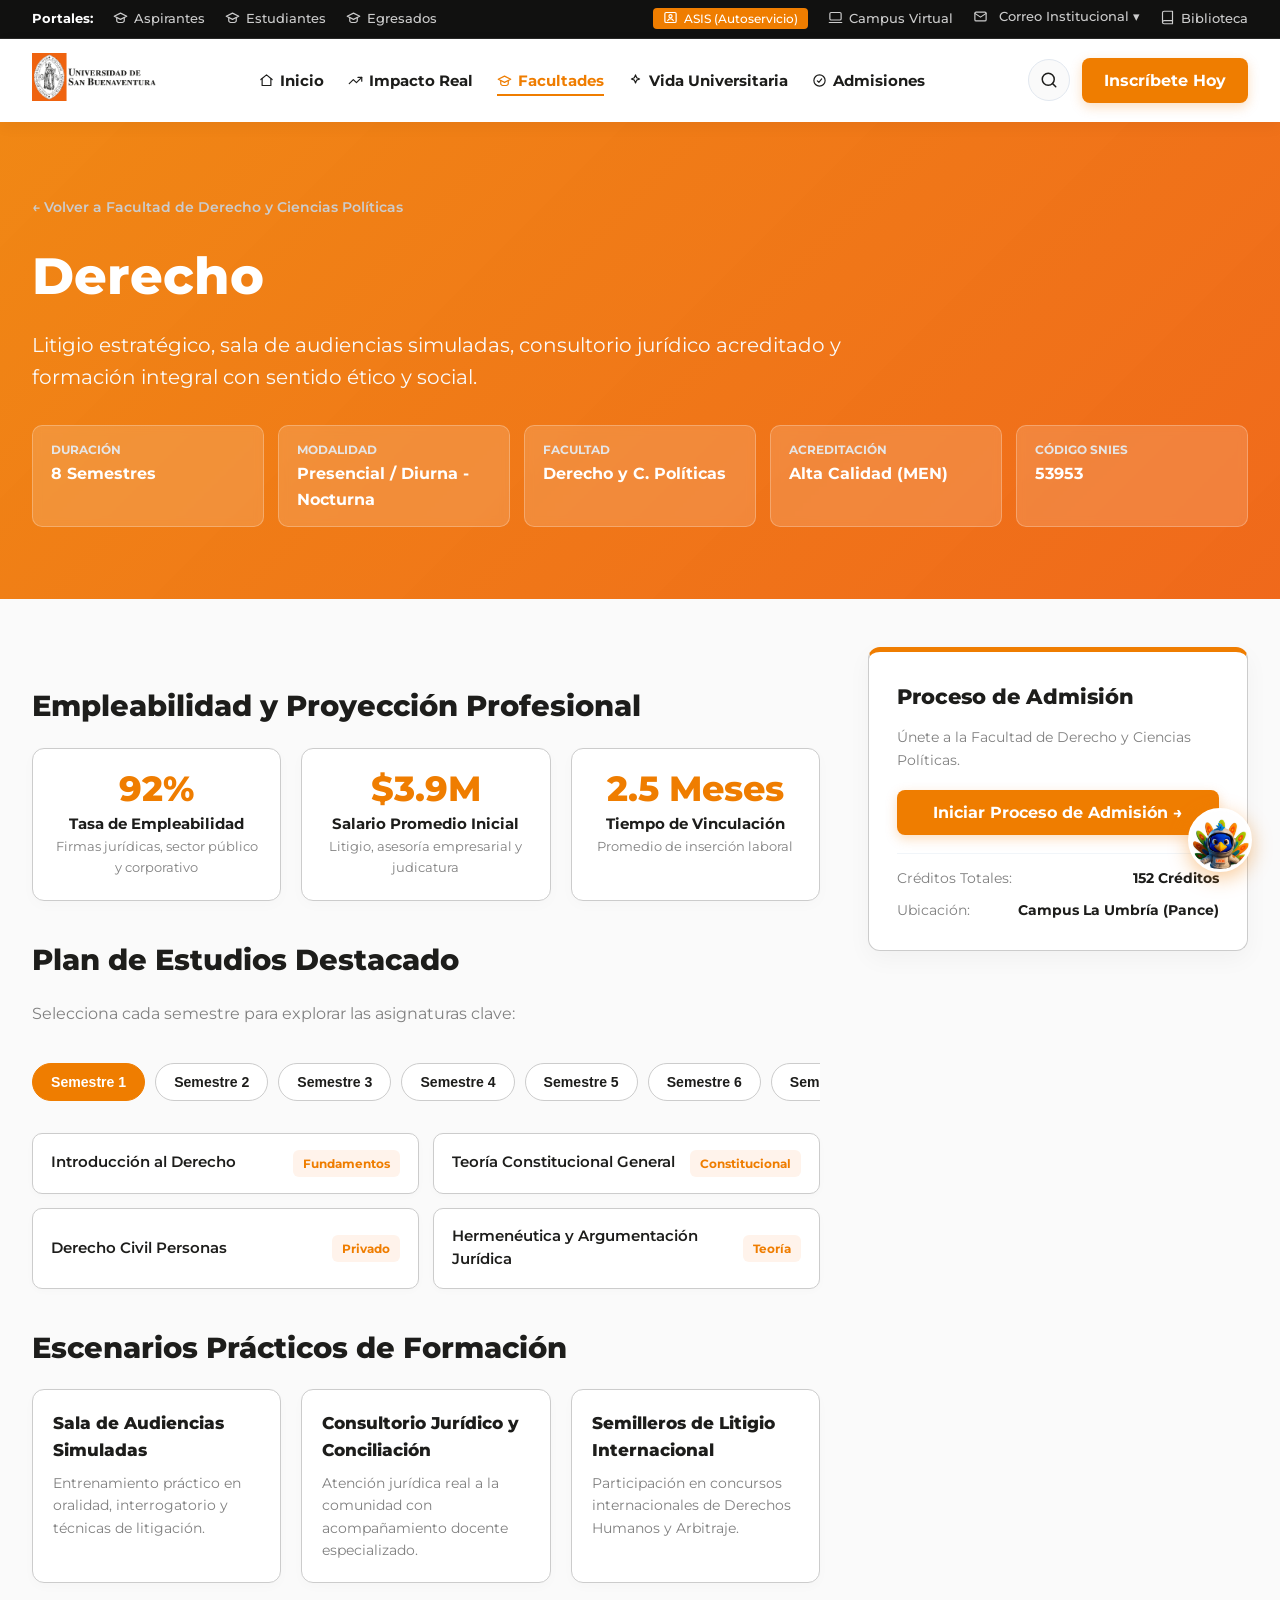
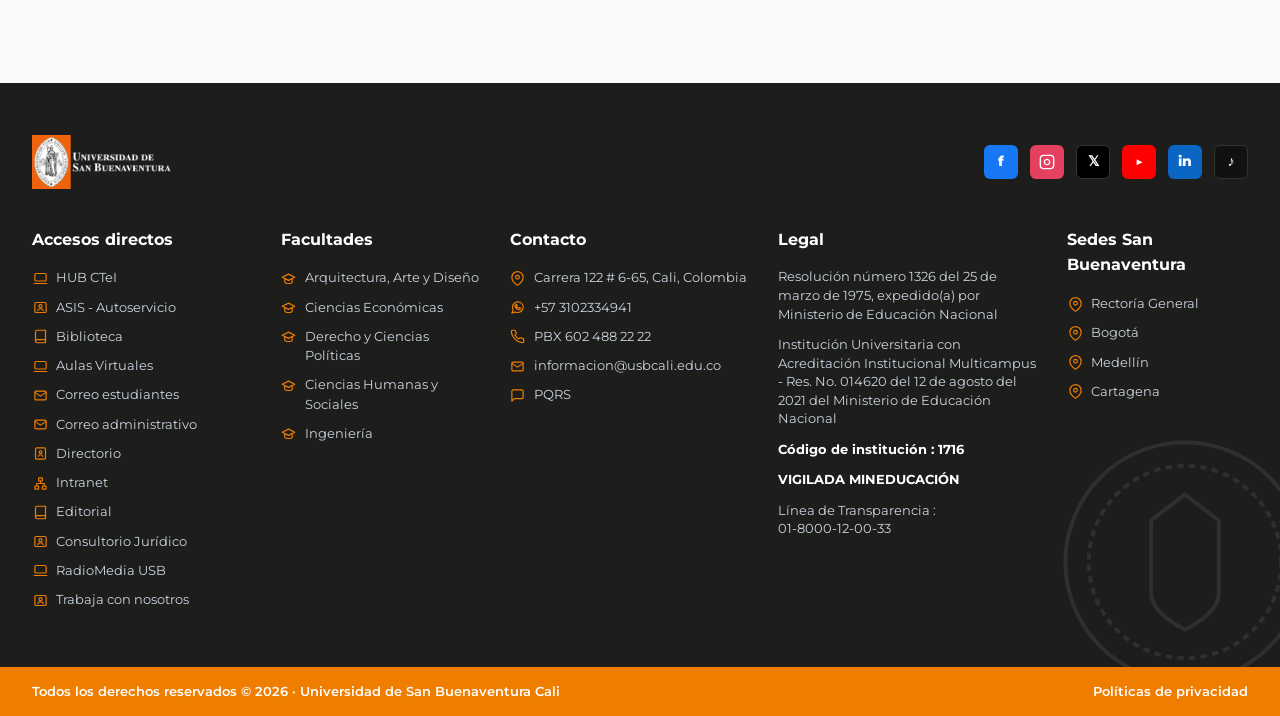
<file: derecho.html>
<!DOCTYPE html>
<html lang="es">
<head>
  <meta charset="UTF-8">
  <meta name="viewport" content="width=device-width, initial-scale=1.0">
  <title>Derecho | USB Cali</title>
  <link rel="preconnect" href="https://fonts.googleapis.com">
  <link rel="preconnect" href="https://fonts.gstatic.com" crossorigin>
  <link href="https://fonts.googleapis.com/css2?family=Montserrat:ital,wght@0,300;0,400;0,500;0,600;0,700;0,800;1,400&display=swap" rel="stylesheet">
  <link rel="stylesheet" href="assets/css/styles.css">
</head>
<body>

  <!-- TOP BAR -->
  <div class="top-bar">
    <div class="top-bar-container">
      <ul class="top-bar-group">
        <li><strong style="color: #FFF;">Portales:</strong></li>
        <li><a href="https://usbcali.edu.co/programas/?Sfacultad=all&Stipo_programa=pregrado&search=" target="_blank">Aspirantes</a></li>
        <li><a href="https://usbcali.edu.co/estudiantes/" target="_blank">Estudiantes</a></li>
        <li><a href="https://usbcali.edu.co/egresados/" target="_blank">Egresados</a></li>
      </ul>

      <ul class="top-bar-group">
        <li><a href="https://campus.usbco.edu.co/psp/USCS90PR/?cmd=login&languageCd=ESP&" target="_blank" class="top-bar-badge">ASIS (Autoservicio)</a></li>
        <li><a href="https://aulasvirtuales.usbcali.edu.co/" target="_blank">Campus Virtual</a></li>
        
        <li class="top-bar-dropdown">
          <button type="button" class="top-bar-dropdown-btn" aria-haspopup="true">
            Correo Institucional ▾
          </button>
          <ul class="top-bar-dropdown-menu">
            <li><a href="https://login.microsoftonline.com/" target="_blank">Correo Administrativo</a></li>
            <li><a href="https://mail.google.com/a/correo.usbcali.edu.co" target="_blank">Correo Estudiantes</a></li>
          </ul>
        </li>

        <li><a href="https://usbcali.edu.co/biblioteca/" target="_blank">Biblioteca</a></li>
      </ul>
    </div>
  </div>

  <!-- HEADER -->
  <header>
    <div class="header-container">
      <a href="index.html"><img src="assets/img/logo-nav-dark.png" alt="USB Cali" class="logo-img"></a>
      <nav>
        <ul>
          <li><a href="index.html">Inicio</a></li>
          <li><a href="index.html#impacto">Impacto Real</a></li>
          <li><a href="facultades.html" class="active">Facultades</a></li>
          <li><a href="vida-universitaria.html">Vida Universitaria</a></li>
          <li><a href="admisiones.html">Admisiones</a></li>
        </ul>
      </nav>
      <a href="admisiones.html" class="btn-primary">Inscríbete Hoy</a>
    </div>
  </header>

  <!-- HERO PROGRAMA (5 TARJETAS CON SNIES AL LADO DE ACREDITACIÓN) -->
  <section class="program-hero-landing hero-derecho">
    <div class="hero-container" style="max-width: var(--max-width-desktop);">
      <a href="facultad.html?id=derecho" class="back-link">← Volver a Facultad de Derecho y Ciencias Políticas</a>
      <h1>Derecho</h1>
      <p class="subtitle">Litigio estratégico, sala de audiencias simuladas, consultorio jurídico acreditado y formación integral con sentido ético y social.</p>

      <div class="meta-grid-5">
        <div class="meta-box"><label>Duración</label><span>8 Semestres</span></div>
        <div class="meta-box"><label>Modalidad</label><span>Presencial / Diurna - Nocturna</span></div>
        <div class="meta-box"><label>Facultad</label><span>Derecho y C. Políticas</span></div>
        <div class="meta-box"><label>Acreditación</label><span>Alta Calidad (MEN)</span></div>
        <div class="meta-box"><label>Código SNIES</label><span>53953</span></div>
      </div>
    </div>
  </section>

  <!-- CONTENIDO PRINCIPAL -->
  <div class="main-layout">
    <div class="content-column">
      <h2>Empleabilidad y Proyección Profesional</h2>
      <div class="metrics-card-grid">
        <div class="metric-card">
          <div class="metric-value" style="color: var(--faculty-derecho);">92%</div>
          <div class="metric-title">Tasa de Empleabilidad</div>
          <div class="metric-sub">Firmas jurídicas, sector público y corporativo</div>
        </div>
        <div class="metric-card">
          <div class="metric-value" style="color: var(--faculty-derecho);">$3.9M</div>
          <div class="metric-title">Salario Promedio Inicial</div>
          <div class="metric-sub">Litigio, asesoría empresarial y judicatura</div>
        </div>
        <div class="metric-card">
          <div class="metric-value" style="color: var(--faculty-derecho);">2.5 Meses</div>
          <div class="metric-title">Tiempo de Vinculación</div>
          <div class="metric-sub">Promedio de inserción laboral</div>
        </div>
      </div>

      <h2>Plan de Estudios Destacado</h2>
      <p style="color: var(--color-text-muted); margin-bottom: 16px;">Selecciona cada semestre para explorar las asignaturas clave:</p>
      <div class="curriculum-section">
        <div class="semester-tabs" id="der-tabs"></div>
        <div class="subjects-grid" id="der-subjects"></div>
      </div>

      <h2>Escenarios Prácticos de Formación</h2>
      <div class="feature-grid">
        <div class="feature-card">
          <h4>Sala de Audiencias Simuladas</h4>
          <p>Entrenamiento práctico en oralidad, interrogatorio y técnicas de litigación.</p>
        </div>
        <div class="feature-card">
          <h4>Consultorio Jurídico y Conciliación</h4>
          <p>Atención jurídica real a la comunidad con acompañamiento docente especializado.</p>
        </div>
        <div class="feature-card">
          <h4>Semilleros de Litigio Internacional</h4>
          <p>Participación en concursos internacionales de Derechos Humanos y Arbitraje.</p>
        </div>
      </div>
    </div>

    <!-- SIDEBAR PROCESO DE ADMISIÓN (SIN SNIES) -->
    <aside>
      <div class="sidebar-card" style="border-top-color: var(--faculty-derecho);">
        <h3>Proceso de Admisión</h3>
        <p style="font-size: 0.9rem; color: var(--color-text-muted); margin-bottom: 18px;">Únete a la Facultad de Derecho y Ciencias Políticas.</p>
        <a href="admisiones.html" class="btn-primary" style="width: 100%; text-align: center; background-color: var(--faculty-derecho); margin-bottom: 18px;">Iniciar Proceso de Admisión →</a>

        <div style="border-top: 1px solid #F1F5F9; padding-top: 14px; font-size: 0.85rem; display: flex; flex-direction: column; gap: 10px;">
          <div style="display: flex; justify-content: space-between;">
            <span style="color: var(--color-text-muted);">Créditos Totales:</span>
            <strong>152 Créditos</strong>
          </div>
          <div style="display: flex; justify-content: space-between;">
            <span style="color: var(--color-text-muted);">Ubicación:</span>
            <strong>Campus La Umbría (Pance)</strong>
          </div>
        </div>
      </div>
    </aside>
  </div>

  <!-- PACHITO WIDGET -->
  <div class="pachito-widget" onclick="window.location.href='admisiones.html'">
    <div class="pachito-bubble">¿Te interesa estudiar Derecho? ¡Te ayudo!</div>
    <div class="pachito-avatar-box"></div>
  </div>

  <!-- FOOTER -->
  <footer>
    <div class="footer-container">
      <div class="footer-col">
        <h4>USB Cali</h4>
        <p>Cra. 122 #6-65, Barrio Pance, Cali, Valle del Cauca.</p>
        <p>Acreditación Institucional de Alta Calidad.</p>
      </div>
      <div class="footer-col">
        <h4>Portales y Servicios</h4>
        <a href="https://campus.usbco.edu.co/psp/USCS90PR/?cmd=login&languageCd=ESP&">Portal ASIS</a>
        <a href="https://aulasvirtuales.usbcali.edu.co/">Campus Virtual</a>
        <a href="https://usbcali.edu.co/biblioteca/">Biblioteca Digital</a>
      </div>
      <div class="footer-col">
        <h4>Admisiones</h4>
        <a href="admisiones.html">Simulador de Becas ICFES</a>
        <a href="admisiones.html">Inscripciones Abiertas</a>
        <a href="vida-universitaria.html">Visitas Guiadas</a>
      </div>
      <div class="footer-col">
        <h4>Contacto</h4>
        <p>PBX: +57 (602) 488 2222</p>
        <p>Línea Gratuita Nacional: 01 8000 124 350</p>
      </div>
    </div>
    <div class="copyright">© 2026 Universidad de San Buenaventura Cali. Todos los derechos reservados.</div>
  </footer>

  <script src="assets/js/main.js"></script>
  <script>
    const derCurriculum = [
      { label: "Semestre 1", subjects: [{ name: "Introducción al Derecho", area: "Fundamentos" }, { name: "Teoría Constitucional General", area: "Constitucional" }, { name: "Derecho Civil Personas", area: "Privado" }, { name: "Hermenéutica y Argumentación Jurídica", area: "Teoría" }] },
      { label: "Semestre 2", subjects: [{ name: "Derecho Constitucional Colombiano", area: "Constitucional" }, { name: "Derecho Civil Bienes", area: "Privado" }, { name: "Teoría General del Proceso", area: "Procesal" }, { name: "Derecho Penal General I", area: "Penal" }] },
      { label: "Semestre 3", subjects: [{ name: "Derecho Civil Obligaciones", area: "Privado" }, { name: "Derecho Penal General II", area: "Penal" }, { name: "Derecho Administrativo General", area: "Público" }, { name: "Derecho Laboral Individual", area: "Laboral" }] },
      { label: "Semestre 4", subjects: [{ name: "Derecho Civil Contratos", area: "Privado" }, { name: "Derecho Procesal Civil General", area: "Procesal" }, { name: "Derecho Penal Especial", area: "Penal" }, { name: "Derecho Laboral Colectivo y Seguridad Social", area: "Laboral" }] },
      { label: "Semestre 5", subjects: [{ name: "Derecho Comercial y Sociedades", area: "Comercial" }, { name: "Derecho Procesal Penal Acusatorio", area: "Penal" }, { name: "Derecho Administrativo Colombiano", area: "Público" }, { name: "Mecanismos Alternativos de Solución de Conflictos", area: "Conciliación" }] },
      { label: "Semestre 6", subjects: [{ name: "Derecho Civil Familia y Sucesiones", area: "Privado" }, { name: "Derecho Probatorio", area: "Procesal" }, { name: "Derecho Internacional Público y DD.HH.", area: "Internacional" }, { name: "Consultorio Jurídico I", area: "Práctica" }] },
      { label: "Semestre 7", subjects: [{ name: "Títulos Valores y Contratación Mercantil", area: "Comercial" }, { name: "Derecho Procesal Administrativo", area: "Público" }, { name: "Consultorio Jurídico II", area: "Práctica" }, { name: "Electiva Jurídica I", area: "Énfasis" }] },
      { label: "Semestre 8", subjects: [{ name: "Consultorio Jurídico III y Centro de Conciliación", area: "Práctica" }, { name: "Trabajo de Grado / Judicatura", area: "Grado" }, { name: "Ética Profesional del Abogado", area: "Ética" }, { name: "Electiva Jurídica II", area: "Énfasis" }] }
    ];

    function renderDER(idx) {
      document.querySelectorAll('#der-tabs .semester-btn').forEach((b, i) => {
        b.classList.toggle('active', i === idx);
        b.style.background = i === idx ? 'var(--faculty-derecho)' : '#FFF';
        b.style.borderColor = i === idx ? 'var(--faculty-derecho)' : 'var(--color-gray-light)';
        b.style.color = i === idx ? '#FFF' : 'var(--color-text-dark)';
      });
      document.getElementById('der-subjects').innerHTML = derCurriculum[idx].subjects.map(s => `
        <div class="subject-card">
          <span>${s.name}</span>
          <span class="subject-tag" style="background: #FFF3EB; color: var(--faculty-derecho);">${s.area}</span>
        </div>
      `).join('');
    }

    document.addEventListener('DOMContentLoaded', () => {
      document.getElementById('der-tabs').innerHTML = derCurriculum.map((s, i) => `<button type="button" class="semester-btn" onclick="renderDER(${i})">${s.label}</button>`).join('');
      renderDER(0);
    });
  </script>
</body>
</html>
</file>
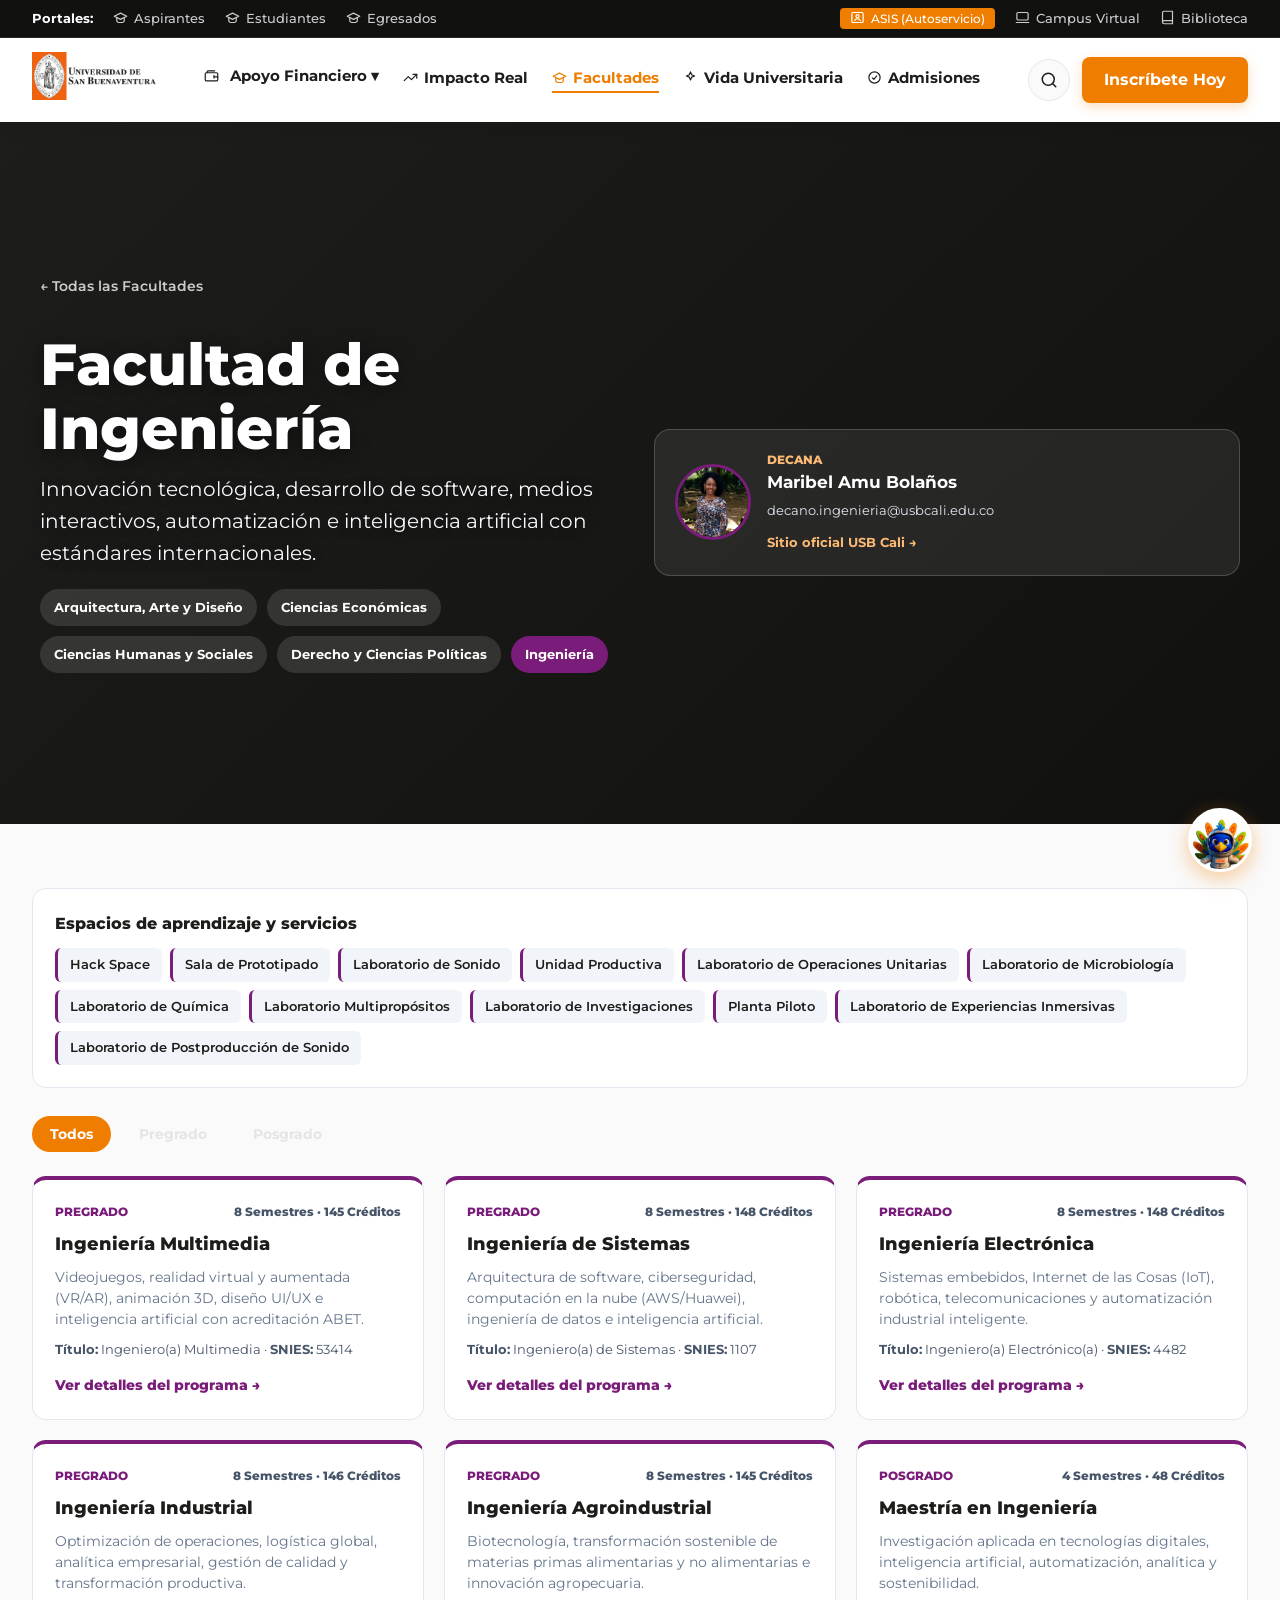
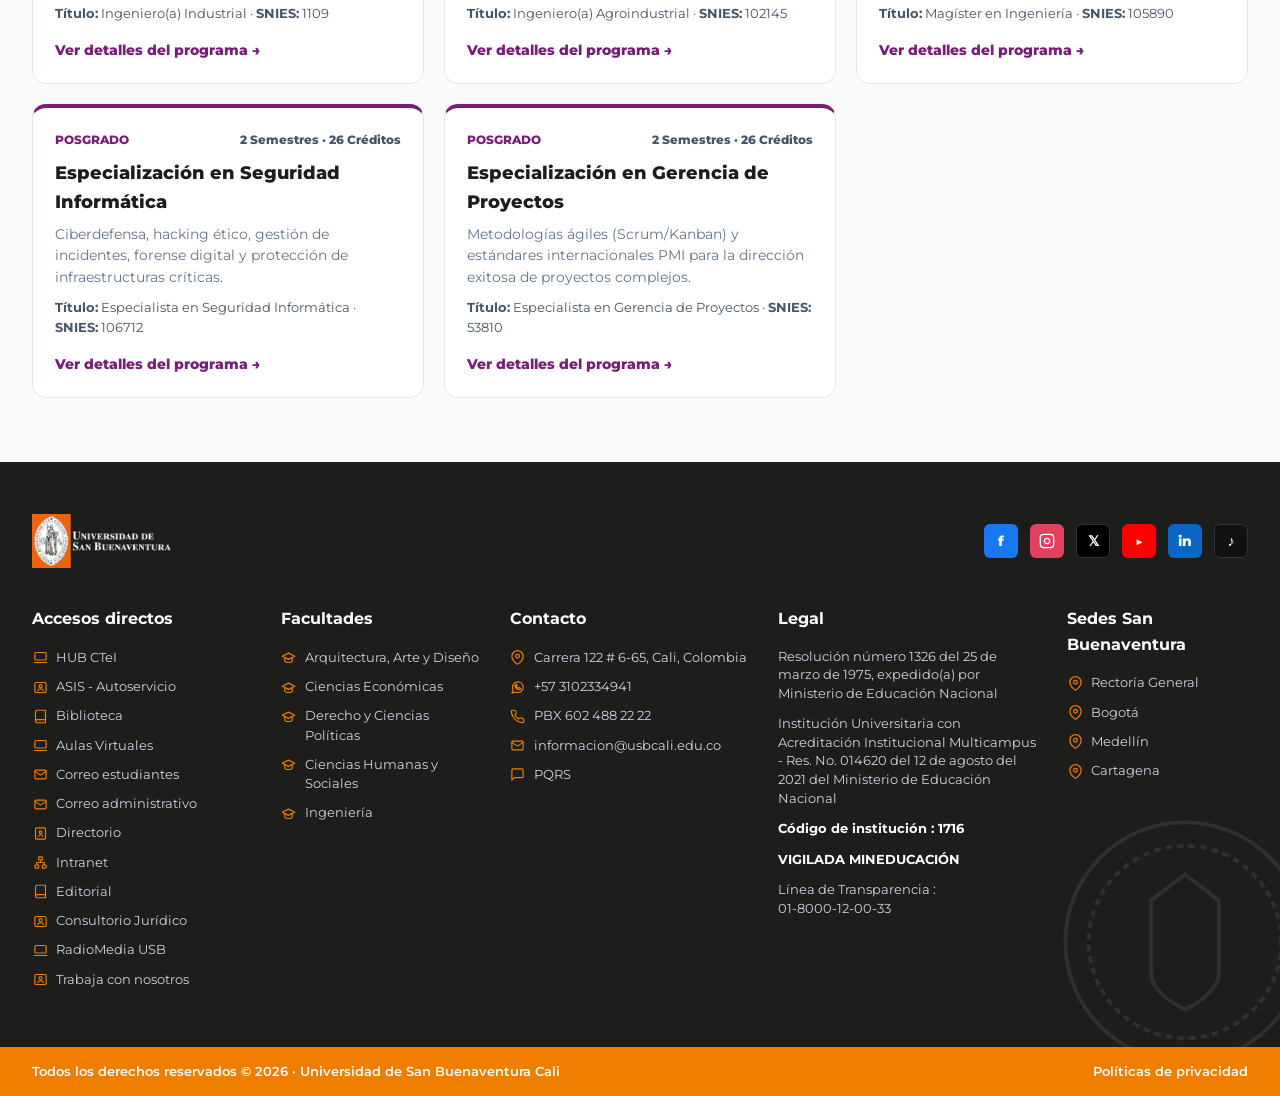
<file: facultad.html>
<!DOCTYPE html>
<html lang="es">
<head>
  <meta charset="UTF-8">
  <meta name="viewport" content="width=device-width, initial-scale=1.0">
  <title>Facultad | Universidad de San Buenaventura Cali</title>
  <link rel="preconnect" href="https://fonts.googleapis.com">
  <link rel="preconnect" href="https://fonts.gstatic.com" crossorigin>
  <link href="https://fonts.googleapis.com/css2?family=Montserrat:ital,wght@0,300;0,400;0,500;0,600;0,700;0,800;1,400&display=swap" rel="stylesheet">
  <link rel="stylesheet" href="assets/css/styles.css">
</head>
<body>
  <div class="top-bar">
    <div class="top-bar-container">
      <ul class="top-bar-group">
        <li><strong style="color: #FFF;">Portales:</strong></li>
        <li><a href="https://usbcali.edu.co/programas/?Sfacultad=all&Stipo_programa=pregrado&search=" target="_blank" rel="noopener">Aspirantes</a></li>
        <li><a href="https://usbcali.edu.co/estudiantes/" target="_blank" rel="noopener">Estudiantes</a></li>
        <li><a href="https://usbcali.edu.co/egresados/" target="_blank" rel="noopener">Egresados</a></li>
      </ul>
      <ul class="top-bar-group">
        <li><a href="https://campus.usbco.edu.co/psp/USCS90PR/?cmd=login&languageCd=ESP&" target="_blank" rel="noopener" class="top-bar-badge">ASIS (Autoservicio)</a></li>
        <li><a href="https://aulasvirtuales.usbcali.edu.co/" target="_blank" rel="noopener">Campus Virtual</a></li>
        <li><a href="https://usbcali.edu.co/biblioteca/" target="_blank" rel="noopener">Biblioteca</a></li>
      </ul>
    </div>
  </div>

  <header>
    <div class="header-container">
      <a href="index.html"><img src="assets/img/logo-nav-dark.png" alt="USB Cali" class="logo-img"></a>
      <nav aria-label="Navegación principal">
        <ul>
          <li class="nav-dropdown">
            <a href="becas.html" class="nav-dropdown-btn">Apoyo Financiero ▾</a>
            <ul class="nav-dropdown-menu">
              <li><a href="becas.html">Becas</a></li>
              <li><a href="convenios.html">Convenios</a></li>
              <li><a href="financiacion.html">Opciones de Financiación</a></li>
            </ul>
          </li>
          <li><a href="impacto-real.html">Impacto Real</a></li>
          <li><a href="facultades.html" class="active">Facultades</a></li>
          <li><a href="vida-universitaria.html">Vida Universitaria</a></li>
          <li><a href="admisiones.html">Admisiones</a></li>
        </ul>
      </nav>
      <a href="admisiones.html" class="btn-primary">Inscríbete Hoy</a>
    </div>
  </header>

  <section id="facultad-hero" class="hero-main" style="background: linear-gradient(135deg, #1D1D1B 0%, #111110 100%); padding: 56px 32px; text-align: left;">
    <div class="hero-container" style="max-width: 1200px; margin: 0 auto; text-align: left;">
      <div style="margin-bottom: 18px;">
        <a href="facultades.html" class="back-link" style="display: inline-flex; align-items: center; gap: 6px; text-align: left;">← Todas las Facultades</a>
      </div>
      <div style="display: grid; grid-template-columns: repeat(auto-fit, minmax(280px, 1fr)); gap: 28px; align-items: center;">
        <div style="text-align: left;">
          <h1 id="facultad-titulo" style="text-align: left; margin: 0 0 12px 0;">Facultad</h1>
          <p id="facultad-descripcion" style="text-align: left; margin: 0;">Descripción de la facultad</p>
          <div id="facultad-selector" style="display: flex; flex-wrap: wrap; gap: 10px; margin-top: 20px;"></div>
        </div>
        <div id="facultad-dean-card" style="background: rgba(255,255,255,0.08); border: 1px solid rgba(255,255,255,0.18); border-radius: 16px; padding: 20px; display: flex; align-items: center; gap: 16px;"></div>
      </div>
    </div>
  </section>

  <main class="programs-section">
    <div id="facultad-spaces-box" style="background:#FFFFFF; border:1px solid #E2E8F0; border-radius:14px; padding:22px; margin-bottom:28px;"></div>

    <div style="display:flex; gap:10px; margin-bottom:24px; flex-wrap:wrap;" id="facultad-tabs">
      <button type="button" class="level-pill active" data-tab="Todos">Todos</button>
      <button type="button" class="level-pill" data-tab="pregrado">Pregrado</button>
      <button type="button" class="level-pill" data-tab="posgrado">Posgrado</button>
    </div>

    <div id="facultad-programas" style="display:grid; grid-template-columns:repeat(auto-fill, minmax(290px, 1fr)); gap:20px;"></div>
  </main>

  <div class="pachito-widget" title="Chatear con Pachito">
    <div class="pachito-bubble">¡Hola! ¿Necesitas ayuda? Haz clic aquí</div>
    <div class="pachito-avatar-box"></div>
  </div>

  <footer></footer>

  <script src="assets/js/faculties-data.js"></script>
  <script src="assets/js/main.js"></script>
  <script>
    document.addEventListener("DOMContentLoaded", () => {
      if (typeof facultiesCatalog === "undefined") return;

      const params = new URLSearchParams(window.location.search);
      const facParam = (params.get("id") || params.get("facultad") || "ingenieria").toLowerCase();
      const fac =
        facultiesCatalog.find((f) => f.id.toLowerCase() === facParam || (f.slug && f.slug.toLowerCase() === facParam)) ||
        facultiesCatalog[0];

      document.title = `${fac.name} | USB Cali`;
      document.getElementById("facultad-titulo").textContent = fac.name;
      document.getElementById("facultad-descripcion").textContent = fac.description;

      const deanCard = document.getElementById("facultad-dean-card");
      if (fac.dean) {
        deanCard.innerHTML = `
          <img src="${fac.dean.photo}" alt="${fac.dean.role}: ${fac.dean.name}" style="width:76px; height:76px; object-fit:cover; border-radius:50%; border:3px solid ${fac.color}; flex-shrink:0;">
          <div style="text-align:left; color:#FFFFFF;">
            <span style="display:block; font-size:0.75rem; font-weight:800; text-transform:uppercase; color:#FDBA74;">${fac.dean.role}</span>
            <strong style="display:block; font-size:1.05rem;">${fac.dean.name}</strong>
            <a href="mailto:${fac.dean.email}" style="display:block; font-size:0.84rem; color:#E2E8F0; text-decoration:none; margin:4px 0 8px;">${fac.dean.email}</a>
            ${
              fac.officialUrl
                ? `<a href="${fac.officialUrl}" target="_blank" rel="noopener noreferrer" style="font-size:0.8rem; font-weight:700; color:#FDBA74; text-decoration:none;">Sitio oficial USB Cali →</a>`
                : ""
            }
          </div>
        `;
      } else {
        deanCard.style.display = "none";
      }

      const spacesBox = document.getElementById("facultad-spaces-box");
      if (fac.spaces && fac.spaces.length > 0) {
        spacesBox.innerHTML = `
          <h3 style="font-size:1rem; font-weight:800; color:#1D1D1B; margin-bottom:12px;">Espacios de aprendizaje y servicios</h3>
          <div style="display:flex; flex-wrap:wrap; gap:8px;">
            ${fac.spaces
              .map(
                (sp) =>
                  `<span style="background:#F1F5F9; color:#1D1D1B; border-left:3px solid ${fac.color}; font-size:0.84rem; font-weight:600; padding:6px 12px; border-radius:6px;">${sp}</span>`
              )
              .join("")}
          </div>
        `;
      } else {
        spacesBox.style.display = "none";
      }

      const selector = document.getElementById("facultad-selector");
      selector.innerHTML = facultiesCatalog
        .map((f) => {
          const active = f.id === fac.id;
          return `<a href="facultad.html?id=${encodeURIComponent(f.id)}" style="padding:8px 14px; border-radius:999px; font-size:0.82rem; font-weight:700; text-decoration:none; background:${active ? f.color : "rgba(255,255,255,0.12)"}; color:#FFFFFF;">${f.shortName}</a>`;
        })
        .join("");

      const container = document.getElementById("facultad-programas");
      const tabs = document.querySelectorAll("#facultad-tabs .level-pill");
      let activeTab = "Todos";

      function getHref(prog) {
        if (prog.url) return prog.url;
        if (prog.curriculum || prog.metrics || prog.features) {
          return `programa.html?facultad=${encodeURIComponent(fac.id)}&programa=${encodeURIComponent(prog.id)}`;
        }
        return "admisiones.html";
      }

      function render() {
        const pre = (fac.pregrado || []).map((p) => ({ ...p, _nivel: "Pregrado" }));
        const pos = (fac.posgrado || []).map((p) => ({ ...p, _nivel: "Posgrado" }));
        const items = activeTab === "Todos" ? [...pre, ...pos] : activeTab === "pregrado" ? pre : pos;

        container.innerHTML = items
          .map(
            (p) => `
          <article style="background:#FFFFFF; border:1px solid #E2E8F0; border-top:4px solid ${fac.color}; border-radius:14px; padding:22px; display:flex; flex-direction:column; justify-content:space-between; gap:14px;">
            <div>
              <div style="display:flex; justify-content:space-between; font-size:0.76rem; font-weight:800; color:${fac.color}; margin-bottom:8px;">
                <span>${p._nivel.toUpperCase()}</span>
                <span style="color:#475569;">${p.duration || ""} · ${p.credits || ""}</span>
              </div>
              <h3 style="font-size:1.15rem; font-weight:800; color:#1D1D1B; margin-bottom:8px;">${p.name}</h3>
              <p style="font-size:0.88rem; color:#64748B; line-height:1.5; margin-bottom:10px;">${p.summary || ""}</p>
              <p style="font-size:0.8rem; color:#475569;"><strong>Título:</strong> ${p.titleAwarded || ""} · <strong>SNIES:</strong> ${p.snies || ""}</p>
            </div>
            <a href="${getHref(p)}" style="font-size:0.88rem; font-weight:800; color:${fac.color}; text-decoration:none;">Ver detalles del programa →</a>
          </article>
        `
          )
          .join("");
      }

      tabs.forEach((t) => {
        t.addEventListener("click", () => {
          activeTab = t.getAttribute("data-tab");
          tabs.forEach((btn) => btn.classList.toggle("active", btn === t));
          render();
        });
      });

      render();
    });
  </script>
</body>
</html>
</file>
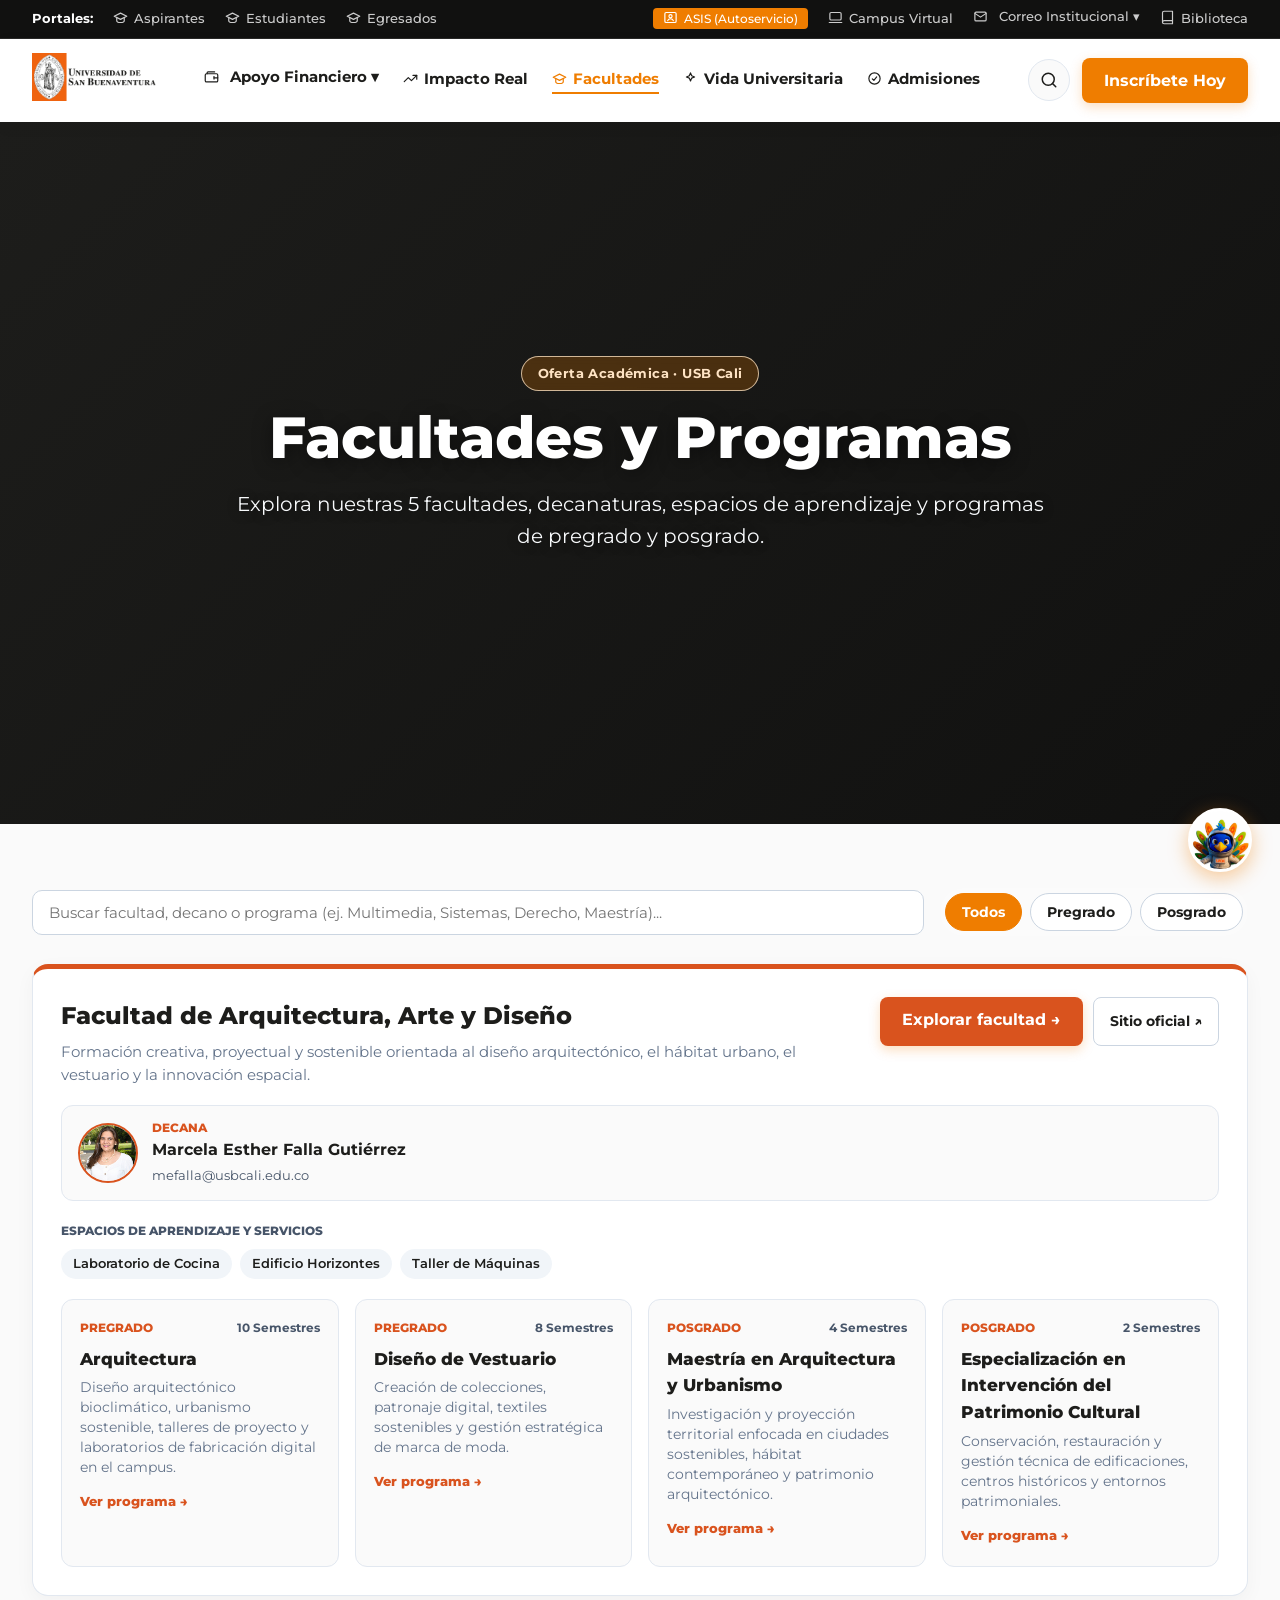
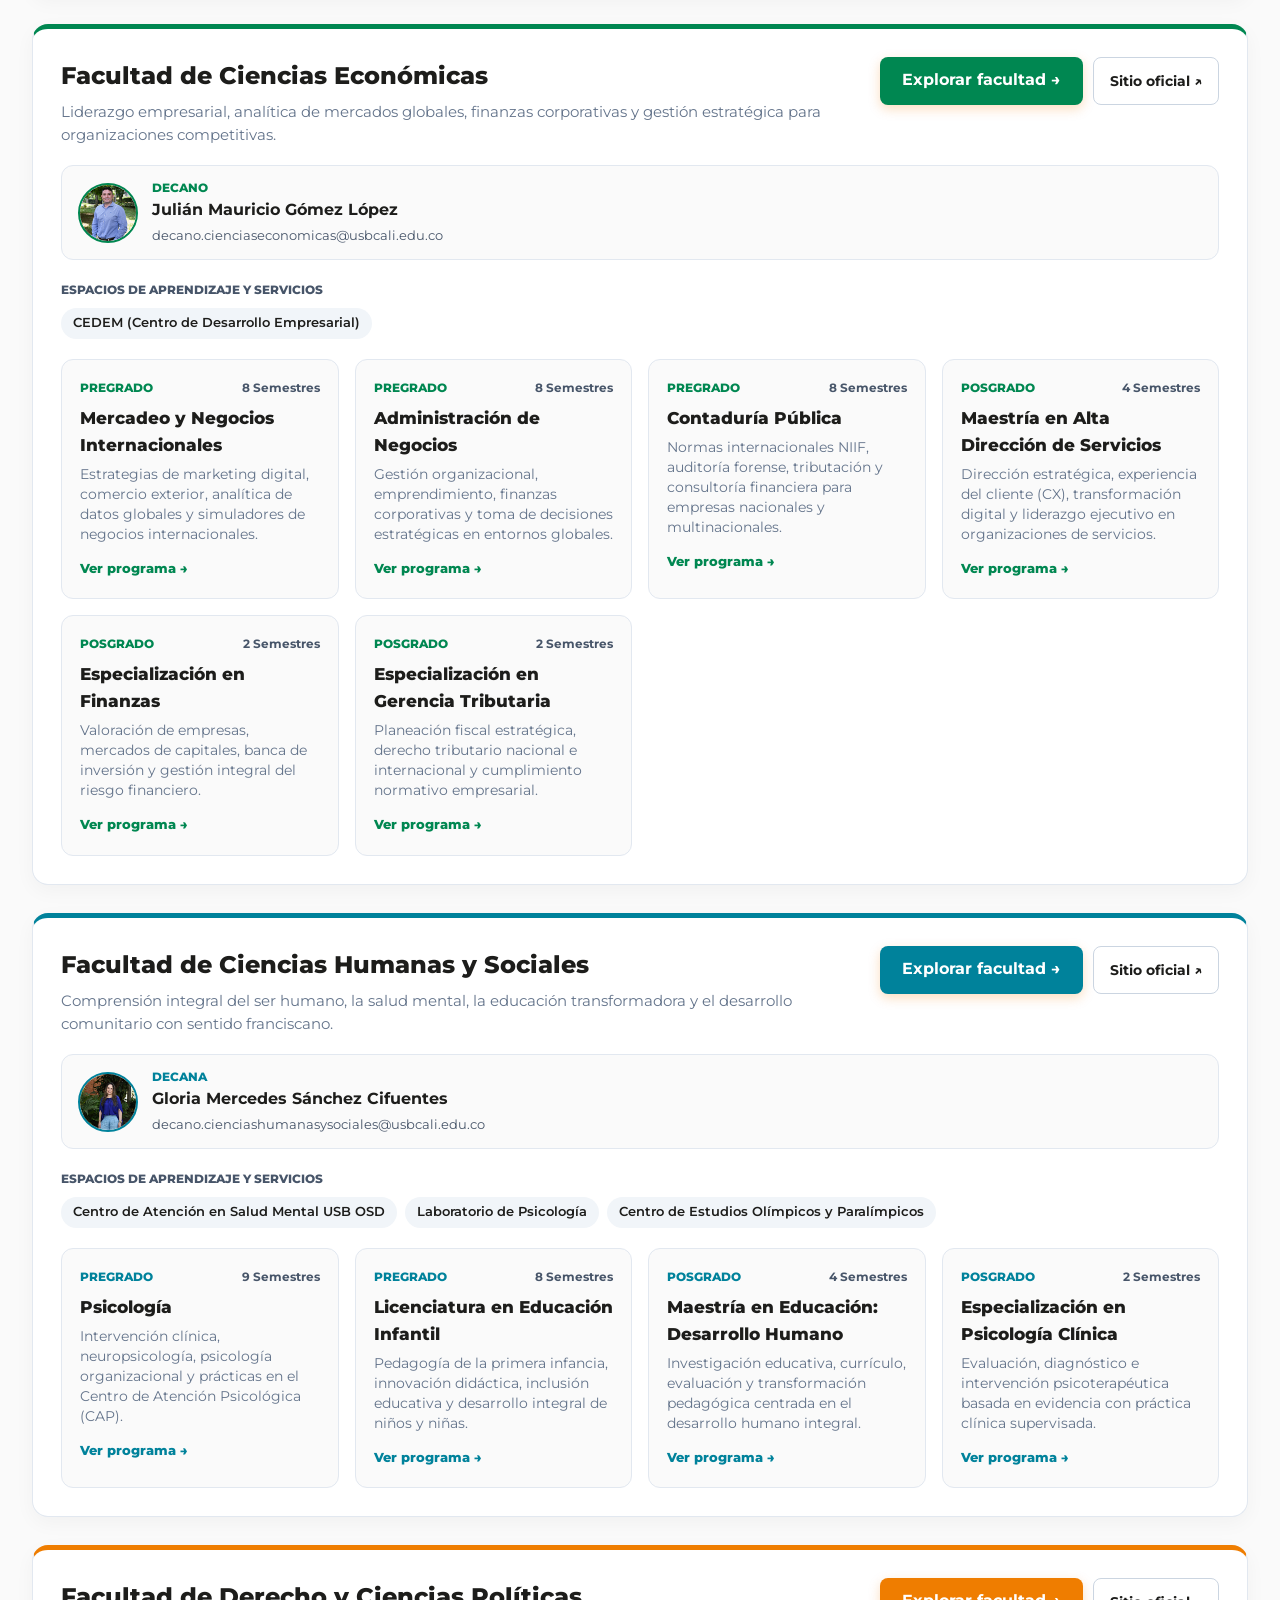
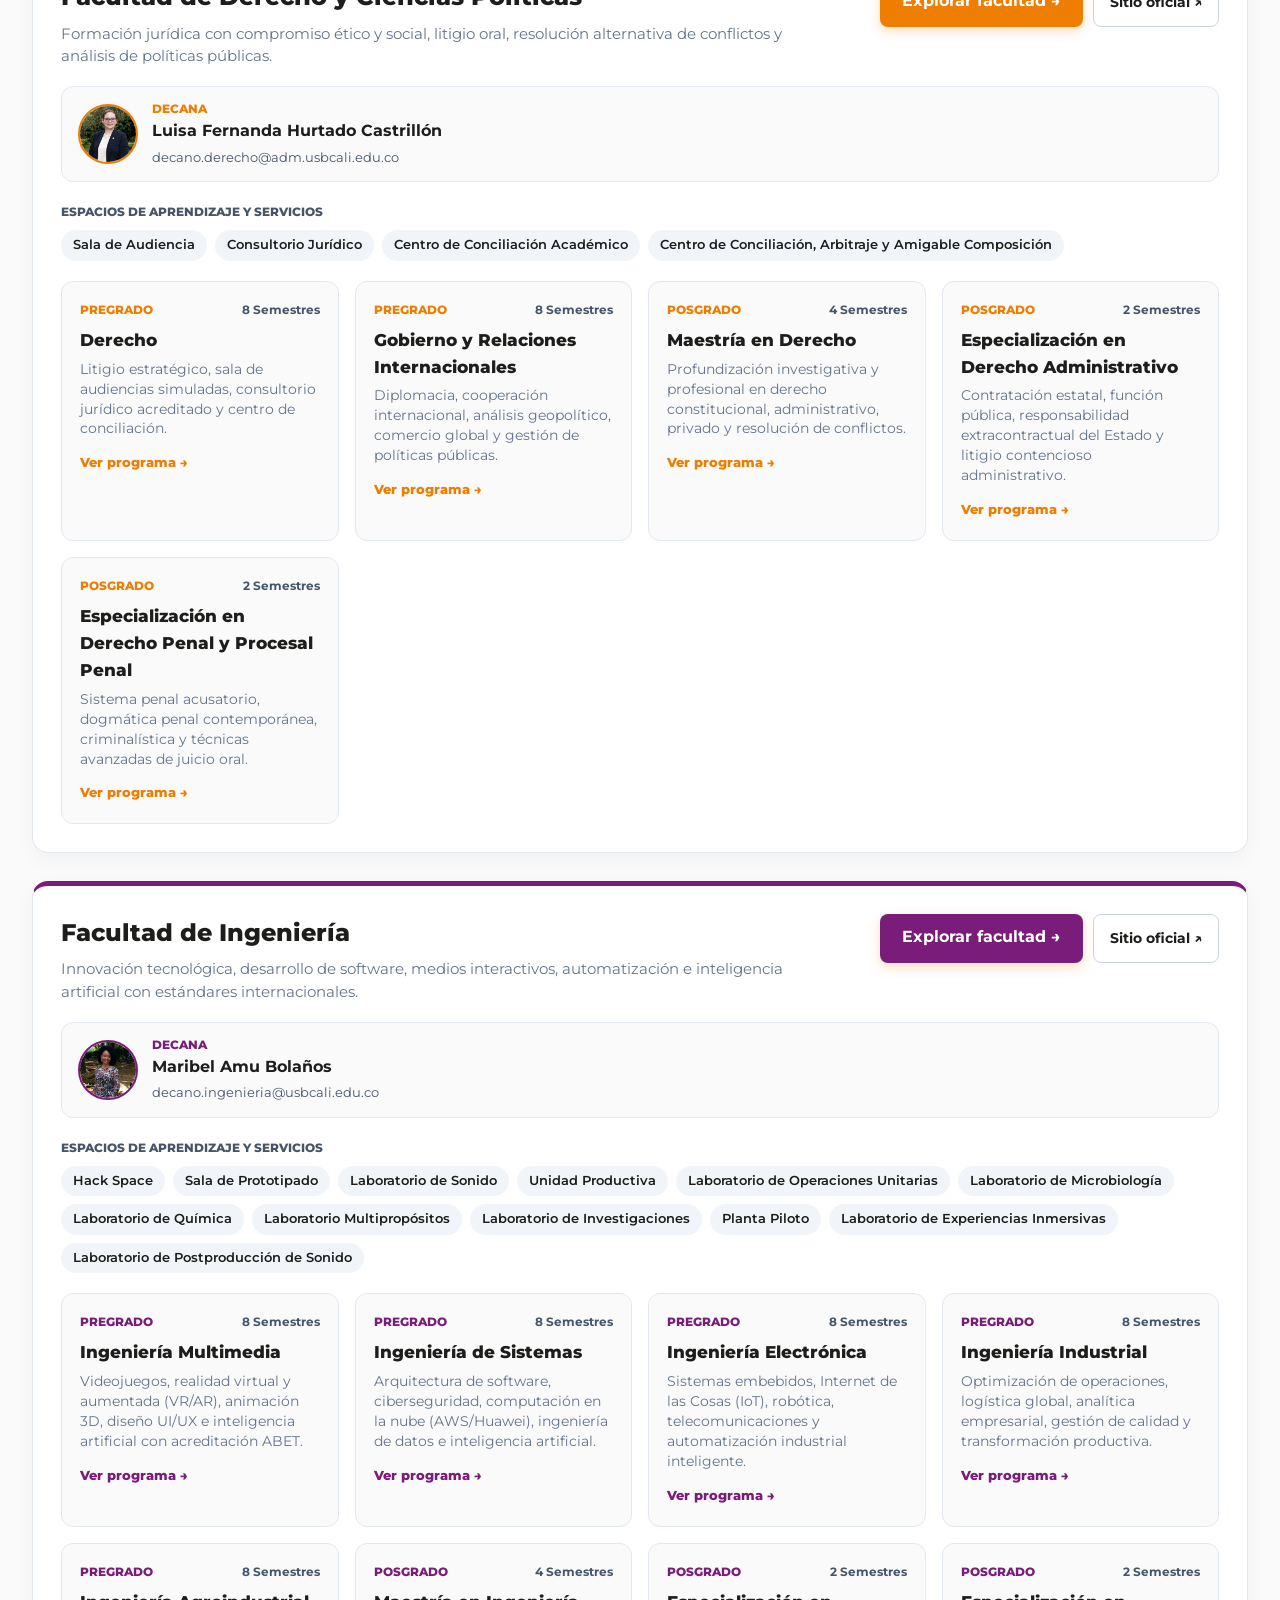
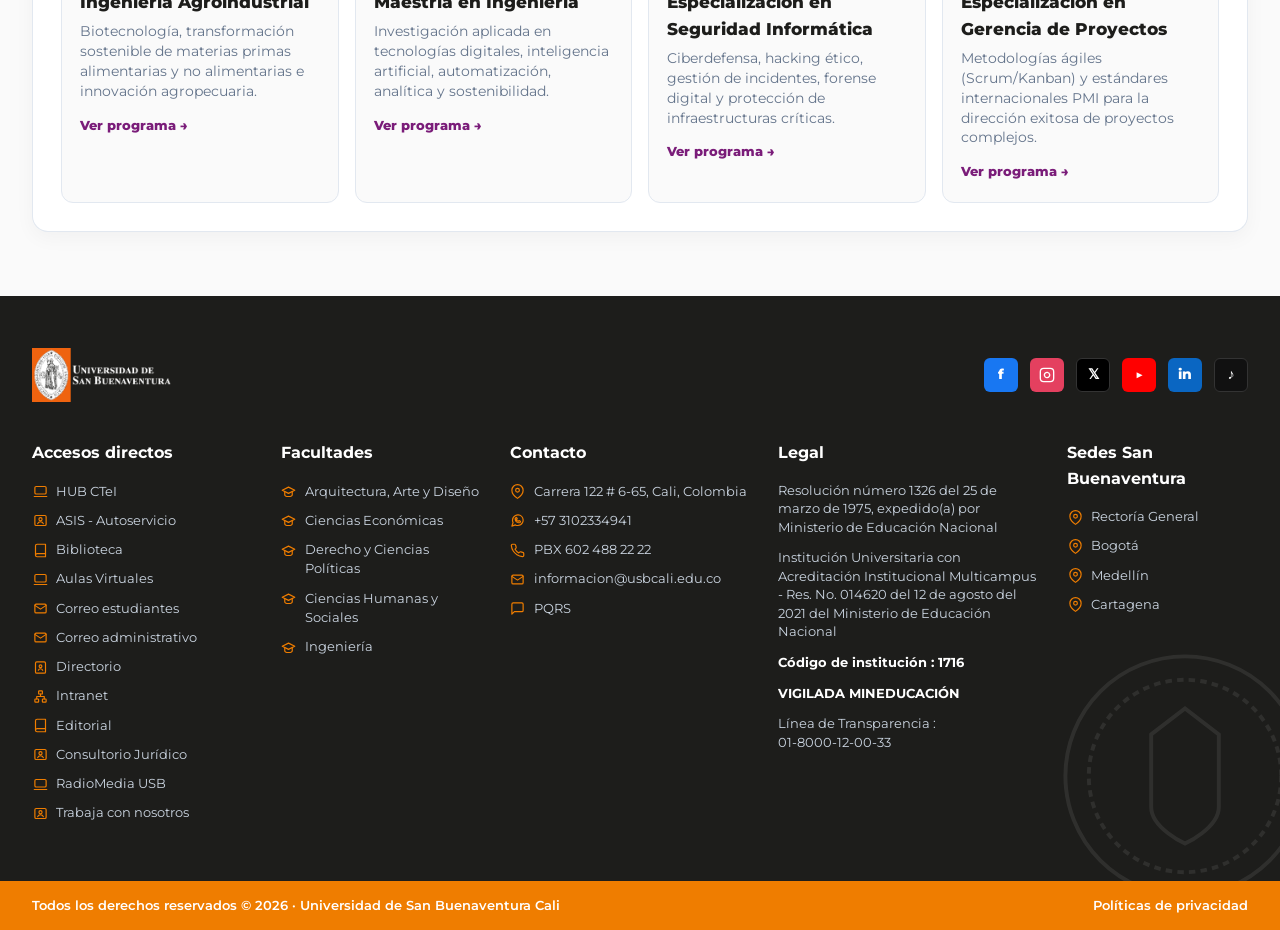
<file: facultades.html>
<!DOCTYPE html>
<html lang="es">
<head>
  <meta charset="UTF-8">
  <meta name="viewport" content="width=device-width, initial-scale=1.0">
  <title>Facultades y Programas | Universidad de San Buenaventura Cali</title>
  <link rel="preconnect" href="https://fonts.googleapis.com">
  <link rel="preconnect" href="https://fonts.gstatic.com" crossorigin>
  <link href="https://fonts.googleapis.com/css2?family=Montserrat:ital,wght@0,300;0,400;0,500;0,600;0,700;0,800;1,400&display=swap" rel="stylesheet">
  <link rel="stylesheet" href="assets/css/styles.css">
  <style>
    #facultades-level-filter .level-pill {
      background: #FFFFFF;
      color: #1D1D1B;
      border: 1px solid #CBD5E1;
      border-radius: 999px;
      padding: 9px 16px;
      font-family: inherit;
      font-size: 0.88rem;
      font-weight: 700;
      cursor: pointer;
      transition: background-color 0.2s ease, color 0.2s ease, border-color 0.2s ease;
    }

    #facultades-level-filter .level-pill:hover {
      border-color: #1D1D1B;
    }

    #facultades-level-filter .level-pill.active {
      background: #EF7D00;
      color: #FFFFFF;
      border-color: #EF7D00;
    }
  </style>
</head>
<body>
  <div class="top-bar">
    <div class="top-bar-container">
      <ul class="top-bar-group">
        <li><strong style="color: #FFF;">Portales:</strong></li>
        <li><a href="https://usbcali.edu.co/programas/?Sfacultad=all&Stipo_programa=pregrado&search=" target="_blank" rel="noopener">Aspirantes</a></li>
        <li><a href="https://usbcali.edu.co/estudiantes/" target="_blank" rel="noopener">Estudiantes</a></li>
        <li><a href="https://usbcali.edu.co/egresados/" target="_blank" rel="noopener">Egresados</a></li>
      </ul>

      <ul class="top-bar-group">
        <li><a href="https://campus.usbco.edu.co/psp/USCS90PR/?cmd=login&languageCd=ESP&" target="_blank" rel="noopener" class="top-bar-badge">ASIS (Autoservicio)</a></li>
        <li><a href="https://aulasvirtuales.usbcali.edu.co/" target="_blank" rel="noopener">Campus Virtual</a></li>
        <li class="top-bar-dropdown">
          <button type="button" class="top-bar-dropdown-btn" aria-haspopup="true">
            Correo Institucional ▾
          </button>
          <ul class="top-bar-dropdown-menu">
            <li><a href="https://login.microsoftonline.com/" target="_blank" rel="noopener">Correo Administrativo</a></li>
            <li><a href="https://mail.google.com/a/correo.usbcali.edu.co" target="_blank" rel="noopener">Correo Estudiantes</a></li>
          </ul>
        </li>
        <li><a href="https://usbcali.edu.co/biblioteca/" target="_blank" rel="noopener">Biblioteca</a></li>
      </ul>
    </div>
  </div>

  <header>
    <div class="header-container">
      <a href="index.html"><img src="assets/img/logo-nav-dark.png" alt="USB Cali" class="logo-img"></a>
      <nav aria-label="Navegación principal">
        <ul>
          <li class="nav-dropdown">
            <a href="becas.html" class="nav-dropdown-btn">Apoyo Financiero ▾</a>
            <ul class="nav-dropdown-menu">
              <li><a href="becas.html">Becas</a></li>
              <li><a href="convenios.html">Convenios</a></li>
              <li><a href="financiacion.html">Opciones de Financiación</a></li>
            </ul>
          </li>
          <li><a href="impacto-real.html">Impacto Real</a></li>
          <li><a href="facultades.html" class="active">Facultades</a></li>
          <li><a href="vida-universitaria.html">Vida Universitaria</a></li>
          <li><a href="admisiones.html">Admisiones</a></li>
        </ul>
      </nav>
      <a href="admisiones.html" class="btn-primary">Inscríbete Hoy</a>
    </div>
  </header>

  <section class="hero-main" style="background: linear-gradient(135deg, #1D1D1B 0%, #111110 100%); padding: 64px 32px;">
    <div class="hero-container">
      <span class="hero-eyebrow" style="display: table; margin: 0 auto 14px;">Oferta Académica · USB Cali</span>
      <h1>Facultades y Programas</h1>
      <p>Explora nuestras 5 facultades, decanaturas, espacios de aprendizaje y programas de pregrado y posgrado.</p>
    </div>
  </section>

  <main class="programs-section">
    <div class="faculty-filter-bar" style="justify-content: space-between; margin-top: 0; margin-bottom: 28px; flex-wrap: wrap; gap: 16px;">
      <input
        type="text"
        id="facultades-filter-input"
        placeholder="Buscar facultad, decano o programa (ej. Multimedia, Sistemas, Derecho, Maestría)..."
        style="flex: 1; min-width: 260px; padding: 12px 16px; border: 1px solid #CBD5E1; border-radius: 10px; background: #FFFFFF; color: #1D1D1B; font-family: inherit; font-size: 0.95rem;"
      >
      <div class="level-filter-pills" id="facultades-level-filter" style="display: flex; gap: 8px; flex-wrap: wrap;">
        <button type="button" class="level-pill active" data-level="Todos">Todos</button>
        <button type="button" class="level-pill" data-level="pregrado">Pregrado</button>
        <button type="button" class="level-pill" data-level="posgrado">Posgrado</button>
      </div>
    </div>

    <div id="facultades-grid" style="display: flex; flex-direction: column; gap: 28px;"></div>
  </main>

  <div class="pachito-widget" title="Chatear con Pachito">
    <div class="pachito-bubble">¡Hola! ¿Necesitas ayuda? Haz clic aquí</div>
    <div class="pachito-avatar-box"></div>
  </div>

  <footer></footer>

  <script src="assets/js/faculties-data.js"></script>
  <script src="assets/js/main.js"></script>
  <script>
    document.addEventListener("DOMContentLoaded", () => {
      const grid = document.getElementById("facultades-grid");
      const input = document.getElementById("facultades-filter-input");
      const pills = document.querySelectorAll("#facultades-level-filter .level-pill");
      if (!grid || typeof facultiesCatalog === "undefined") return;

      let currentLevel = "Todos";
      let currentQuery = "";

      function getProgramUrl(facId, prog) {
        if (prog.url) return prog.url;
        if (prog.curriculum || prog.metrics || prog.features) {
          return `programa.html?facultad=${encodeURIComponent(facId)}&programa=${encodeURIComponent(prog.id)}`;
        }
        return `facultad.html?id=${encodeURIComponent(facId)}`;
      }

      function renderFacultades() {
        const q = currentQuery.trim().toLowerCase();

        const html = facultiesCatalog
          .map((fac) => {
            const pre = (fac.pregrado || []).map((p) => ({ ...p, _nivel: "Pregrado" }));
            const pos = (fac.posgrado || []).map((p) => ({ ...p, _nivel: "Posgrado" }));

            let list = currentLevel === "Todos" ? [...pre, ...pos] : currentLevel === "pregrado" ? pre : pos;

            if (q) {
              const facMatch =
                fac.name.toLowerCase().includes(q) ||
                fac.shortName.toLowerCase().includes(q) ||
                fac.description.toLowerCase().includes(q) ||
                (fac.dean && fac.dean.name.toLowerCase().includes(q)) ||
                (fac.spaces || []).some((s) => s.toLowerCase().includes(q));

              list = facMatch
                ? list
                : list.filter(
                    (p) =>
                      p.name.toLowerCase().includes(q) ||
                      (p.summary && p.summary.toLowerCase().includes(q)) ||
                      (p.accreditation && p.accreditation.toLowerCase().includes(q))
                  );
              if (!facMatch && list.length === 0) return "";
            }

            if (list.length === 0 && currentLevel !== "Todos") return "";

            const deanHtml = fac.dean
              ? `
              <div style="display:flex; align-items:center; gap:14px; background:#FAFAFA; border:1px solid #E2E8F0; border-radius:12px; padding:12px 16px; margin-bottom:20px;">
                <img src="${fac.dean.photo}" alt="${fac.dean.role}: ${fac.dean.name}" style="width:60px; height:60px; object-fit:cover; border-radius:50%; border:2px solid ${fac.color}; flex-shrink:0;">
                <div>
                  <span style="display:block; font-size:0.75rem; font-weight:800; text-transform:uppercase; color:${fac.color};">${fac.dean.role}</span>
                  <strong style="display:block; font-size:0.98rem; color:#1D1D1B;">${fac.dean.name}</strong>
                  <a href="mailto:${fac.dean.email}" style="font-size:0.84rem; color:#475569; text-decoration:none;">${fac.dean.email}</a>
                </div>
              </div>
            `
              : "";

            const spacesHtml =
              fac.spaces && fac.spaces.length > 0
                ? `
              <div style="margin-bottom:20px;">
                <span style="display:block; font-size:0.78rem; font-weight:800; text-transform:uppercase; color:#475569; margin-bottom:8px;">Espacios de aprendizaje y servicios</span>
                <div style="display:flex; flex-wrap:wrap; gap:8px;">
                  ${fac.spaces
                    .map(
                      (sp) =>
                        `<span style="background:#F1F5F9; color:#1D1D1B; font-size:0.8rem; font-weight:600; padding:5px 12px; border-radius:999px;">${sp}</span>`
                    )
                    .join("")}
                </div>
              </div>
            `
                : "";

            const cardsHtml = list
              .map(
                (prog) => `
              <a href="${getProgramUrl(fac.id, prog)}" style="display:block; background:#FAFAFA; border:1px solid #E2E8F0; border-radius:12px; padding:18px; text-decoration:none; color:inherit;">
                <div style="display:flex; justify-content:space-between; align-items:center; gap:8px; margin-bottom:8px;">
                  <span style="font-size:0.75rem; font-weight:800; text-transform:uppercase; color:${fac.color};">${prog._nivel}</span>
                  <span style="font-size:0.75rem; font-weight:700; color:#475569;">${prog.duration || ""}</span>
                </div>
                <h4 style="font-size:1.05rem; font-weight:800; color:#1D1D1B; margin-bottom:6px;">${prog.name}</h4>
                <p style="font-size:0.86rem; color:#64748B; margin-bottom:10px; line-height:1.45;">${prog.summary || ""}</p>
                <span style="font-size:0.82rem; font-weight:800; color:${fac.color};">Ver programa →</span>
              </a>
            `
              )
              .join("");

            return `
              <article style="background:#FFFFFF; border:1px solid #E2E8F0; border-top:5px solid ${fac.color}; border-radius:16px; padding:28px; box-shadow:0 6px 20px rgba(0,0,0,0.04);">
                <div style="display:flex; justify-content:space-between; align-items:flex-start; gap:20px; flex-wrap:wrap; margin-bottom:18px;">
                  <div style="max-width:760px;">
                    <h2 style="font-size:1.5rem; font-weight:800; color:#1D1D1B; margin-bottom:6px;">${fac.name}</h2>
                    <p style="font-size:0.95rem; color:#64748B; line-height:1.5;">${fac.description}</p>
                  </div>
                  <div style="display:flex; gap:10px; flex-wrap:wrap;">
                    <a href="facultad.html?id=${encodeURIComponent(fac.id)}" class="btn-primary" style="background:${fac.color}; text-decoration:none;">
                      Explorar facultad →
                    </a>
                    ${
                      fac.officialUrl
                        ? `<a href="${fac.officialUrl}" target="_blank" rel="noopener noreferrer" style="padding:12px 16px; border-radius:8px; border:1px solid #CBD5E1; color:#1D1D1B; font-weight:700; font-size:0.88rem; text-decoration:none;">Sitio oficial ↗</a>`
                        : ""
                    }
                  </div>
                </div>
                ${deanHtml}
                ${spacesHtml}
                <div style="display:grid; grid-template-columns:repeat(auto-fill, minmax(260px, 1fr)); gap:16px;">
                  ${cardsHtml || `<p style="color:#64748B; font-size:0.9rem;">No hay programas en este filtro.</p>`}
                </div>
              </article>
            `;
          })
          .filter(Boolean)
          .join("");

        grid.innerHTML =
          html ||
          `<div style="background:#FFFFFF; border:1px solid #E2E8F0; border-radius:12px; padding:24px; text-align:center; color:#64748B;">
            No se encontraron facultades o programas para "<strong>${currentQuery}</strong>".
          </div>`;
      }

      if (input) {
        input.addEventListener("input", (e) => {
          currentQuery = e.target.value;
          renderFacultades();
        });
      }

      pills.forEach((pill) => {
        pill.addEventListener("click", () => {
          currentLevel = pill.getAttribute("data-level");
          pills.forEach((p) => p.classList.toggle("active", p === pill));
          renderFacultades();
        });
      });

      const urlParams = new URLSearchParams(window.location.search);
      const initialQuery =
        urlParams.get("q") ||
        urlParams.get("buscar") ||
        urlParams.get("search") ||
        urlParams.get("programa") ||
        "";

      if (initialQuery) {
        currentQuery = initialQuery;
        if (input) {
          input.value = initialQuery;
        }
      }

      renderFacultades();
    });
  </script>
</body>
</html>
</file>
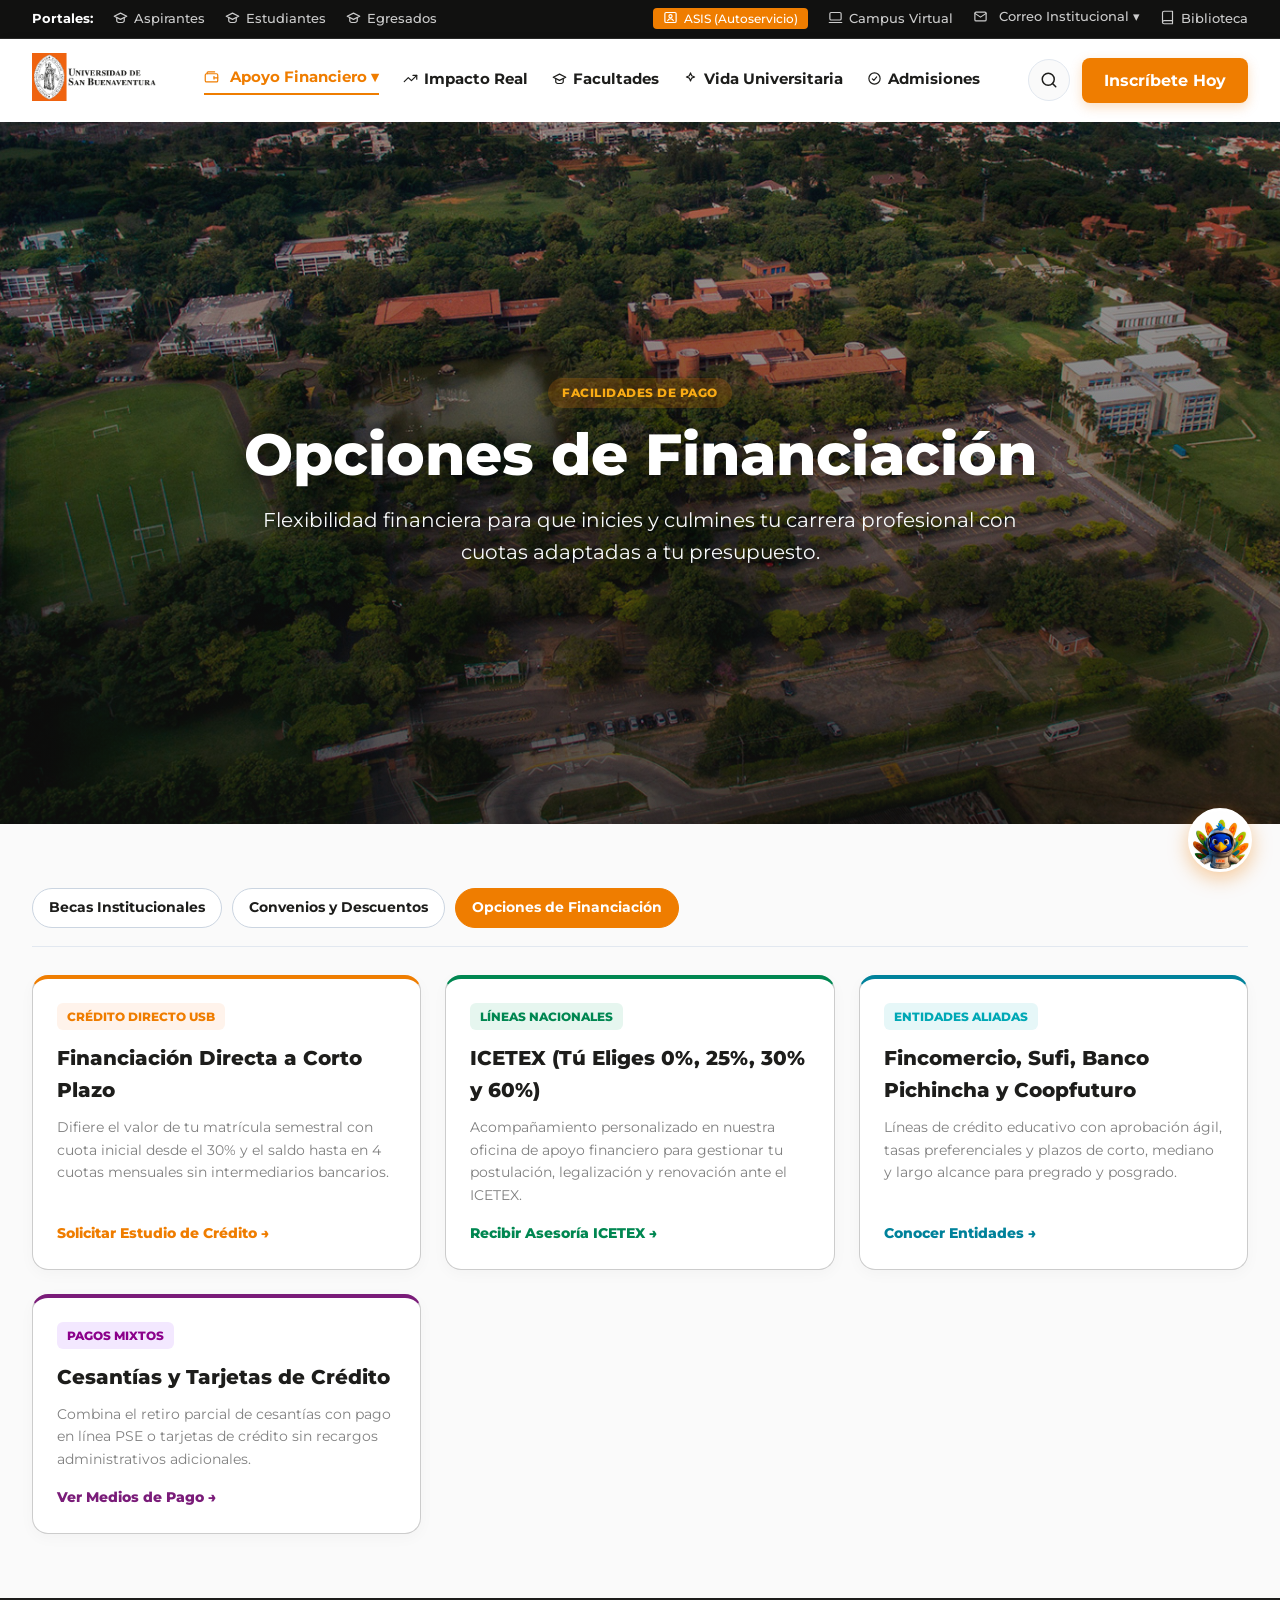
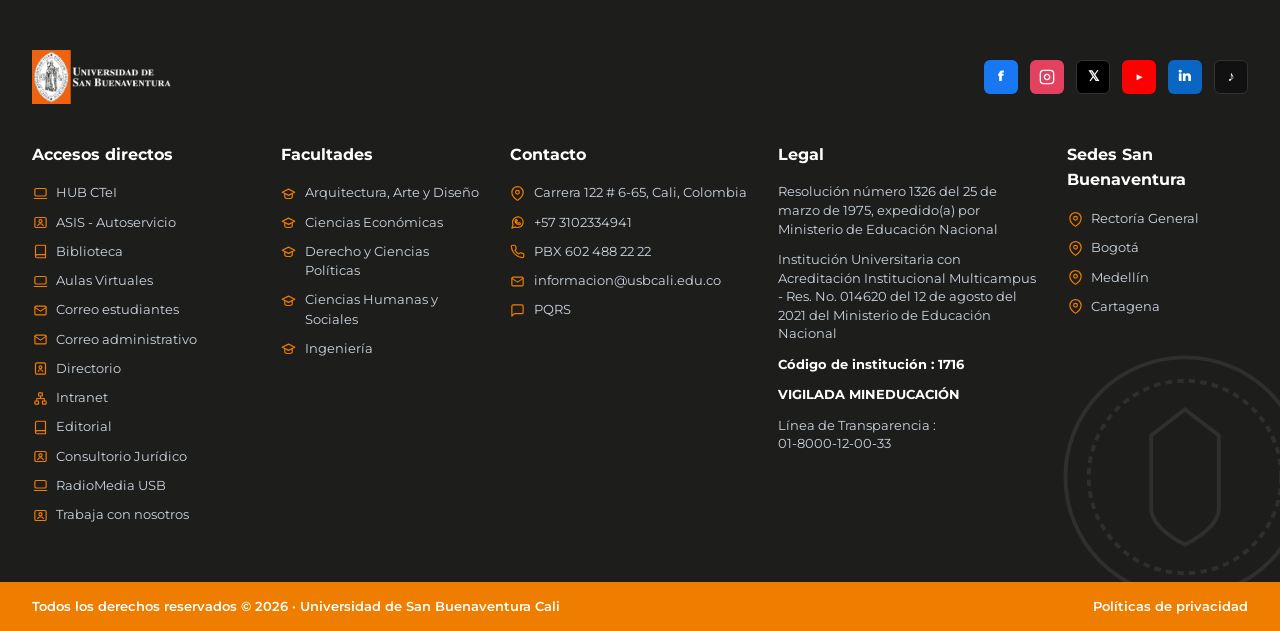
<file: financiacion.html>
<!DOCTYPE html>
<html lang="es">
<head>
  <meta charset="UTF-8">
  <meta name="viewport" content="width=device-width, initial-scale=1.0">
  <title>Opciones de Financiación | Universidad de San Buenaventura Cali</title>
  <link rel="preconnect" href="https://fonts.googleapis.com">
  <link rel="preconnect" href="https://fonts.gstatic.com" crossorigin>
  <link href="https://fonts.googleapis.com/css2?family=Montserrat:ital,wght@0,300;0,400;0,500;0,600;0,700;0,800;1,400&display=swap" rel="stylesheet">
  <link rel="stylesheet" href="assets/css/styles.css">
</head>
<body>

  <!-- TOP BAR -->
  <div class="top-bar">
    <div class="top-bar-container">
      <ul class="top-bar-group">
        <li><strong style="color: #FFF;">Portales:</strong></li>
        <li><a href="https://usbcali.edu.co/programas/?Sfacultad=all&Stipo_programa=pregrado&search=" target="_blank">Aspirantes</a></li>
        <li><a href="https://usbcali.edu.co/estudiantes/" target="_blank">Estudiantes</a></li>
        <li><a href="https://usbcali.edu.co/egresados/" target="_blank">Egresados</a></li>
      </ul>

      <ul class="top-bar-group">
        <li><a href="https://campus.usbco.edu.co/psp/USCS90PR/?cmd=login&languageCd=ESP&" target="_blank" class="top-bar-badge">ASIS (Autoservicio)</a></li>
        <li><a href="https://aulasvirtuales.usbcali.edu.co/" target="_blank">Campus Virtual</a></li>
        
        <li class="top-bar-dropdown">
          <button type="button" class="top-bar-dropdown-btn" aria-haspopup="true">
            Correo Institucional ▾
          </button>
          <ul class="top-bar-dropdown-menu">
            <li><a href="https://login.microsoftonline.com/" target="_blank">Correo Administrativo</a></li>
            <li><a href="https://mail.google.com/a/correo.usbcali.edu.co" target="_blank">Correo Estudiantes</a></li>
          </ul>
        </li>

        <li><a href="https://usbcali.edu.co/biblioteca/" target="_blank">Biblioteca</a></li>
      </ul>
    </div>
  </div>

  <!-- HEADER -->
  <header>
    <div class="header-container">
      <a href="index.html"><img src="assets/img/logo-nav-dark.png" alt="USB Cali" class="logo-img"></a>
      <nav>
        <ul>
          <li class="nav-dropdown">
            <a href="becas.html" class="nav-dropdown-btn active">Apoyo Financiero ▾</a>
            <ul class="nav-dropdown-menu">
              <li><a href="becas.html">Becas</a></li>
              <li><a href="convenios.html">Convenios</a></li>
              <li><a href="financiacion.html">Opciones de Financiación</a></li>
            </ul>
          </li>
          <li><a href="index.html#impacto">Impacto Real</a></li>
          <li><a href="facultades.html">Facultades</a></li>
          <li><a href="vida-universitaria.html">Vida Universitaria</a></li>
          <li><a href="admisiones.html">Admisiones</a></li>
        </ul>
      </nav>
      <a href="admisiones.html" class="btn-primary">Inscríbete Hoy</a>
    </div>
  </header>

  <!-- HERO FINANCIACIÓN -->
  <section class="hero-main" style="padding: 64px 32px;">
    <div class="hero-container">
      <span style="display: inline-block; background: rgba(239, 125, 0, 0.2); color: #F8AB15; padding: 5px 14px; border-radius: 20px; font-size: 0.78rem; font-weight: 800; text-transform: uppercase; letter-spacing: 0.5px; margin-bottom: 14px;">Facilidades de Pago</span>
      <h1>Opciones de Financiación</h1>
      <p style="margin-bottom: 0;">Flexibilidad financiera para que inicies y culmines tu carrera profesional con cuotas adaptadas a tu presupuesto.</p>
    </div>
  </section>

  <!-- CONTENIDO FINANCIACIÓN -->
  <main class="programs-section">
    <div class="faculty-switcher-bar">
      <a href="becas.html" class="faculty-switch-chip" style="--chip-color: #EF7D00;">Becas Institucionales</a>
      <a href="convenios.html" class="faculty-switch-chip" style="--chip-color: #EF7D00;">Convenios y Descuentos</a>
      <a href="financiacion.html" class="faculty-switch-chip active" style="--chip-color: #EF7D00;">Opciones de Financiación</a>
    </div>

    <div class="programs-grid" style="grid-template-columns: repeat(auto-fit, minmax(290px, 1fr));">
      <div class="program-card" style="border-top: 4px solid #EF7D00;">
        <div>
          <span class="card-faculty-tag tag-derecho">Crédito Directo USB</span>
          <h3>Financiación Directa a Corto Plazo</h3>
          <p>Difiere el valor de tu matrícula semestral con cuota inicial desde el 30% y el saldo hasta en 4 cuotas mensuales sin intermediarios bancarios.</p>
        </div>
        <a href="admisiones.html" class="btn-card" style="color: #EF7D00;">Solicitar Estudio de Crédito →</a>
      </div>

      <div class="program-card" style="border-top: 4px solid #008751;">
        <div>
          <span class="card-faculty-tag" style="background: #E6F6EF; color: #008751;">Líneas Nacionales</span>
          <h3>ICETEX (Tú Eliges 0%, 25%, 30% y 60%)</h3>
          <p>Acompañamiento personalizado en nuestra oficina de apoyo financiero para gestionar tu postulación, legalización y renovación ante el ICETEX.</p>
        </div>
        <a href="admisiones.html" class="btn-card" style="color: #008751;">Recibir Asesoría ICETEX →</a>
      </div>

      <div class="program-card" style="border-top: 4px solid #00829B;">
        <div>
          <span class="card-faculty-tag tag-psicologia">Entidades Aliadas</span>
          <h3>Fincomercio, Sufi, Banco Pichincha y Coopfuturo</h3>
          <p>Líneas de crédito educativo con aprobación ágil, tasas preferenciales y plazos de corto, mediano y largo alcance para pregrado y posgrado.</p>
        </div>
        <a href="admisiones.html" class="btn-card" style="color: #00829B;">Conocer Entidades →</a>
      </div>

      <div class="program-card" style="border-top: 4px solid #7A1C79;">
        <div>
          <span class="card-faculty-tag tag-multimedia">Pagos Mixtos</span>
          <h3>Cesantías y Tarjetas de Crédito</h3>
          <p>Combina el retiro parcial de cesantías con pago en línea PSE o tarjetas de crédito sin recargos administrativos adicionales.</p>
        </div>
        <a href="admisiones.html" class="btn-card" style="color: #7A1C79;">Ver Medios de Pago →</a>
      </div>
    </div>
  </main>

  <!-- PACHITO WIDGET -->
  <div class="pachito-widget" title="Chatear con Pachito">
    <div class="pachito-bubble">¡Hola! ¿Necesitas ayuda? Haz clic aquí</div>
    <div class="pachito-avatar-box"></div>
  </div>

  <!-- FOOTER -->
  <footer>
    <div class="footer-container">
      <div class="footer-col">
        <h4>USB Cali</h4>
        <p>Cra. 122 #6-65, Barrio Pance, Cali, Valle del Cauca.</p>
        <p>Acreditación Institucional de Alta Calidad.</p>
      </div>
      <div class="footer-col">
        <h4>Portales y Servicios</h4>
        <a href="https://campus.usbco.edu.co/psp/USCS90PR/?cmd=login&languageCd=ESP&">Portal ASIS</a>
        <a href="https://aulasvirtuales.usbcali.edu.co/">Campus Virtual</a>
        <a href="https://usbcali.edu.co/biblioteca/">Biblioteca Digital</a>
      </div>
      <div class="footer-col">
        <h4>Admisiones</h4>
        <a href="admisiones.html">Simulador de Becas ICFES</a>
        <a href="admisiones.html">Inscripciones Abiertas</a>
        <a href="vida-universitaria.html">Visitas Guiadas</a>
      </div>
      <div class="footer-col">
        <h4>Contacto</h4>
        <p>PBX: +57 (602) 488 2222</p>
        <p>Línea Gratuita Nacional: 01 8000 124 350</p>
      </div>
    </div>
    <div class="copyright">© 2026 Universidad de San Buenaventura Cali. Todos los derechos reservados.</div>
  </footer>

  <script src="assets/js/main.js"></script>
</body>
</html>
</file>
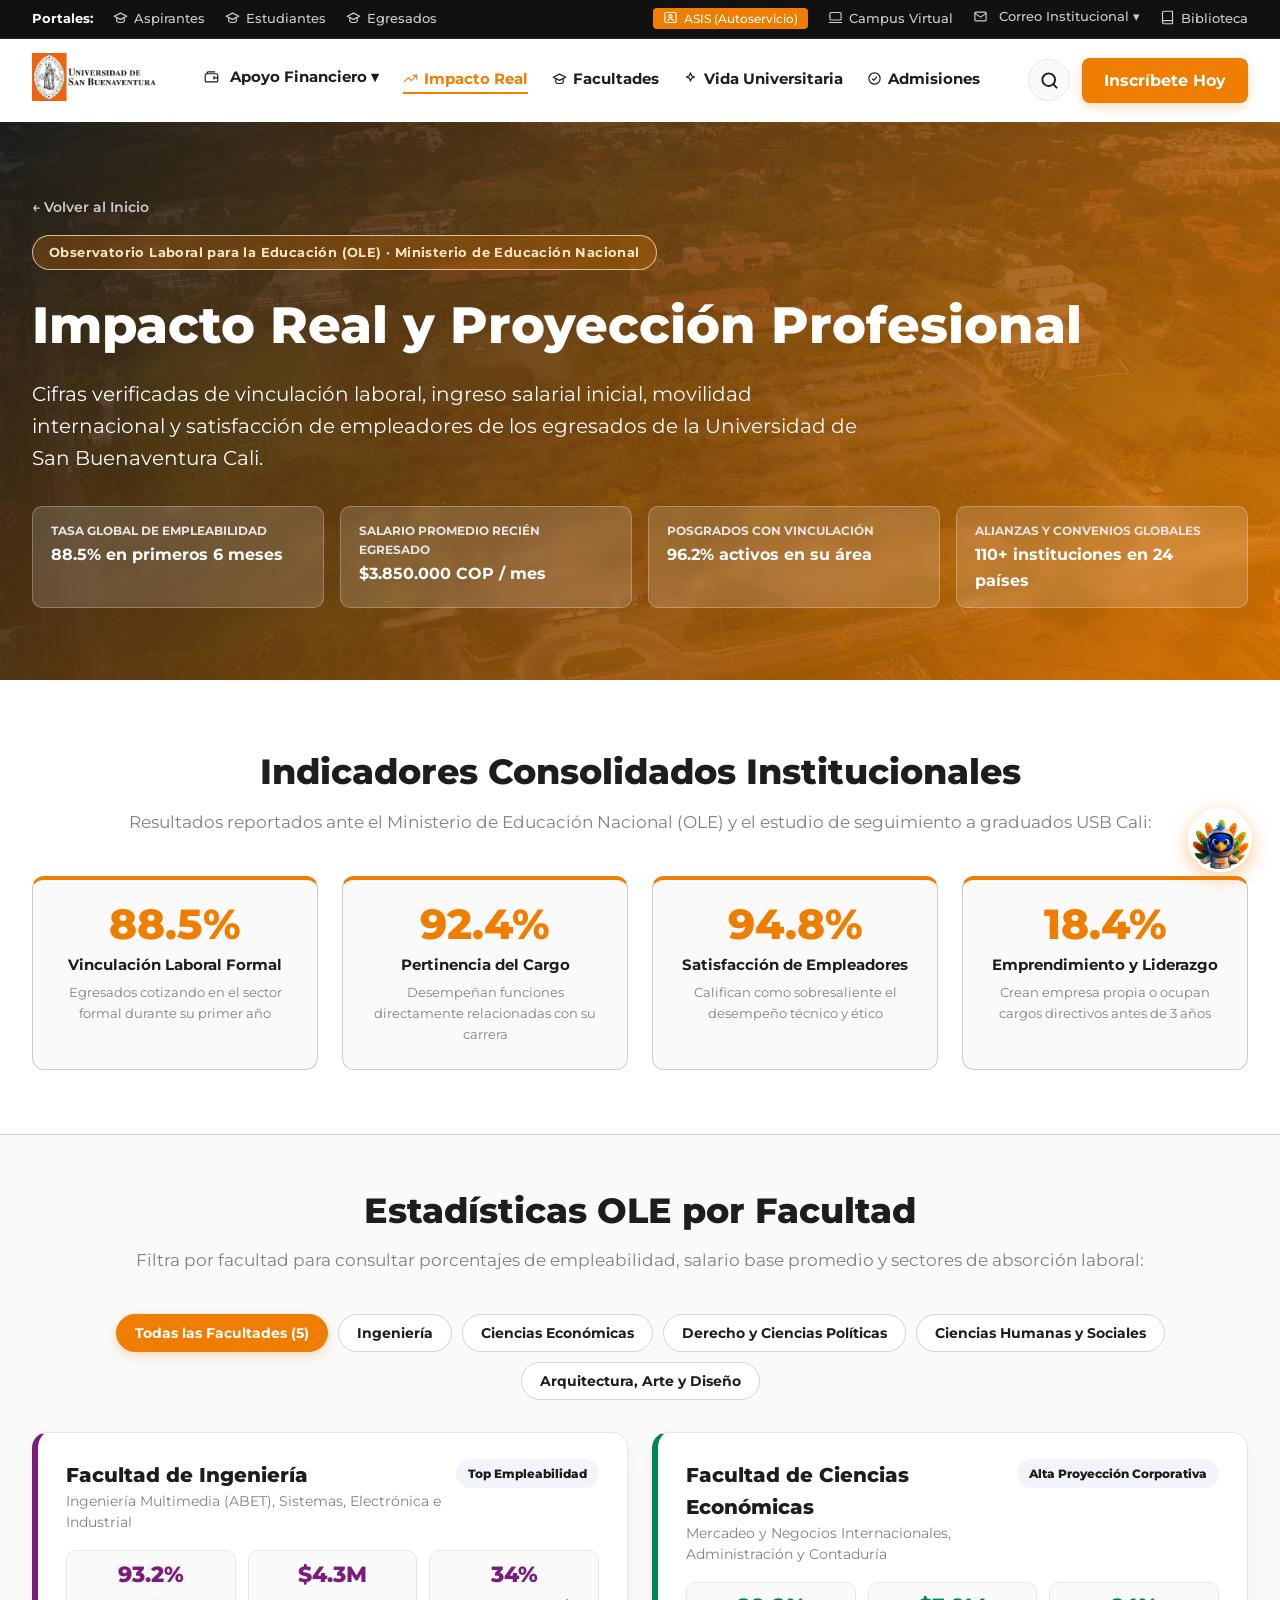
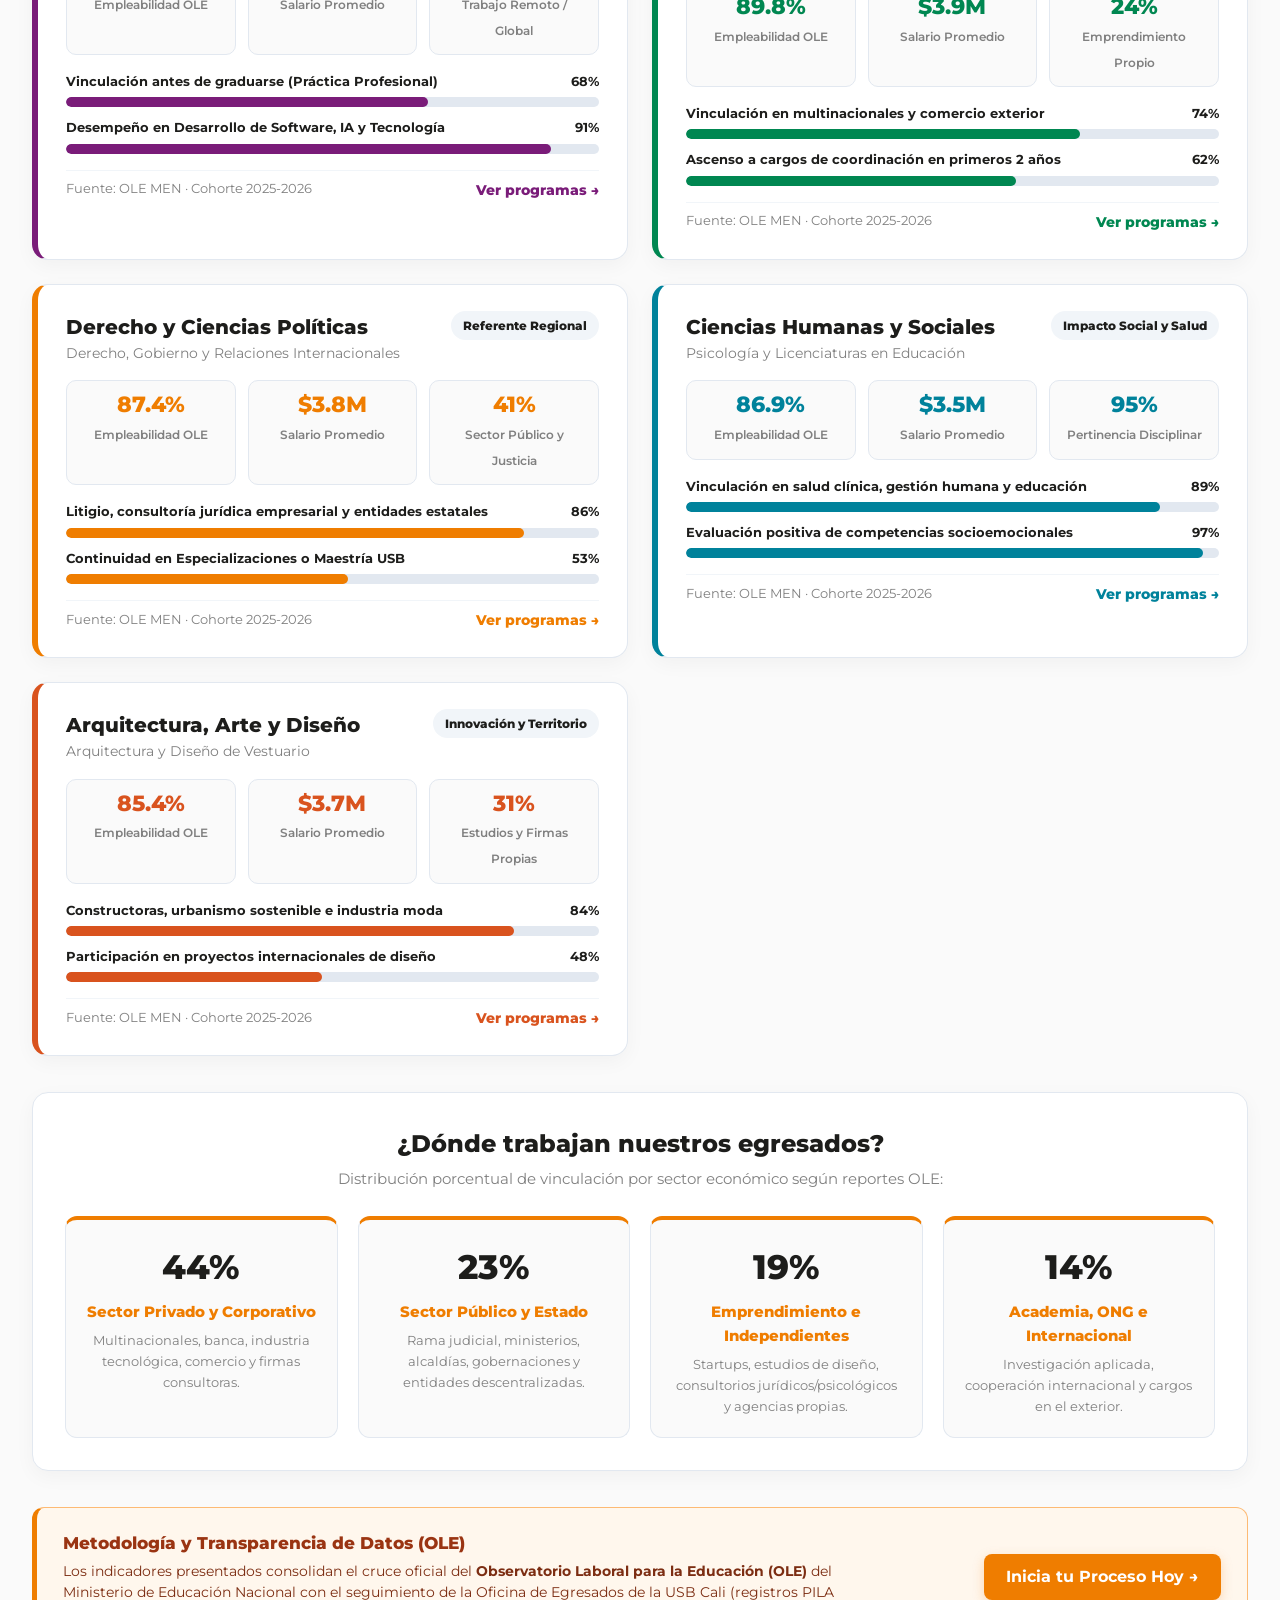
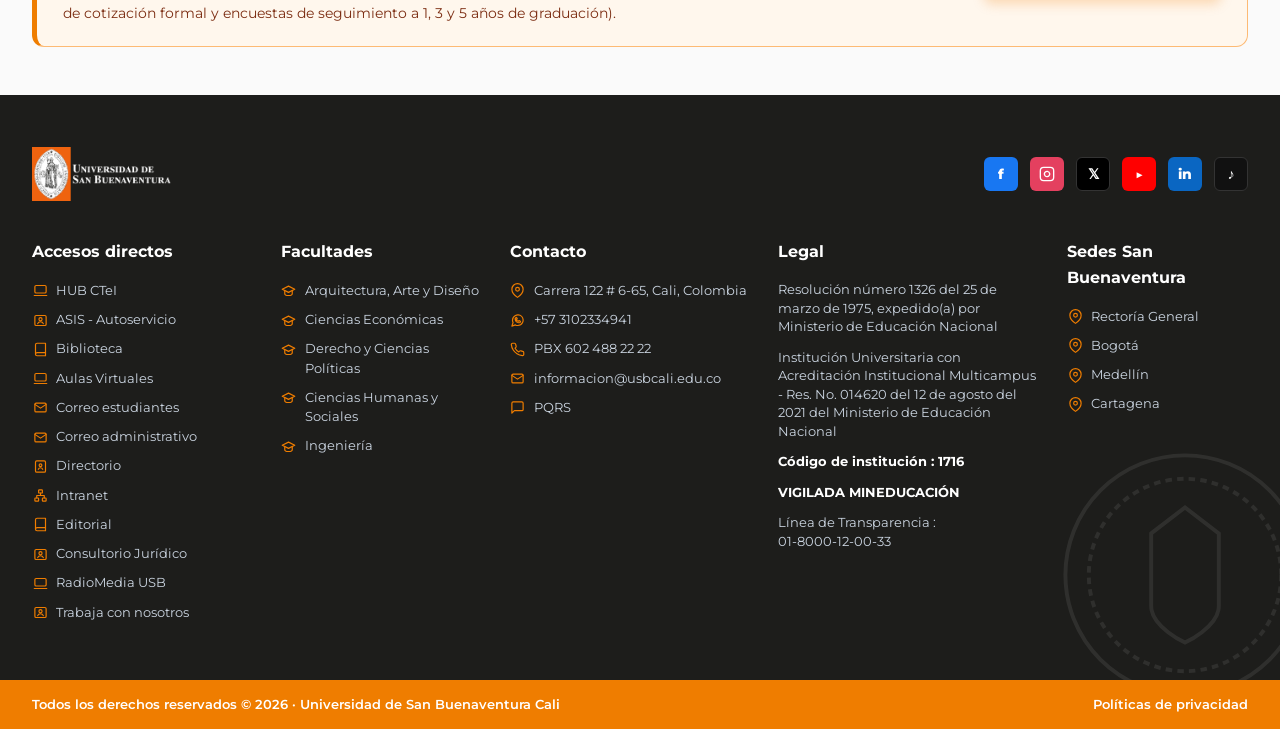
<file: impacto-real.html>
<!DOCTYPE html>
<html lang="es">
<head>
  <meta charset="UTF-8">
  <meta name="viewport" content="width=device-width, initial-scale=1.0">
  <title>Impacto Real y Empleabilidad OLE | Universidad de San Buenaventura Cali</title>
  <link rel="preconnect" href="https://fonts.googleapis.com">
  <link rel="preconnect" href="https://fonts.gstatic.com" crossorigin>
  <link href="https://fonts.googleapis.com/css2?family=Montserrat:ital,wght@0,300;0,400;0,500;0,600;0,700;0,800;1,400&display=swap" rel="stylesheet">
  <link rel="stylesheet" href="assets/css/styles.css">
  <style>
    /* Estilos específicos para los gráficos y tarjetas analíticas de Impacto Real (OLE) */
    .ole-analytics-section {
      max-width: var(--max-width-desktop);
      margin: 48px auto;
      padding: 0 32px;
      width: 100%;
    }

    .ole-filter-tabs {
      display: flex;
      flex-wrap: wrap;
      gap: 10px;
      justify-content: center;
      margin-bottom: 32px;
    }

    .ole-tab-btn {
      background: #FFFFFF;
      border: 1.5px solid #CBD5E1;
      color: var(--color-primary-black);
      padding: 10px 18px;
      border-radius: 50px;
      font-family: inherit;
      font-size: 0.86rem;
      font-weight: 700;
      cursor: pointer;
      transition: all 0.2s ease;
    }

    .ole-tab-btn:hover,
    .ole-tab-btn.active {
      background: var(--color-accent-orange);
      border-color: var(--color-accent-orange);
      color: #FFFFFF;
      box-shadow: 0 4px 12px rgba(239, 125, 0, 0.25);
    }

    .ole-faculty-grid {
      display: grid;
      grid-template-columns: repeat(2, 1fr);
      gap: 24px;
    }

    .ole-faculty-card {
      background: #FFFFFF;
      border: 1px solid #E2E8F0;
      border-left: 6px solid var(--fac-color, #EF7D00);
      border-radius: 16px;
      padding: 26px 28px;
      box-shadow: 0 6px 20px rgba(0, 0, 0, 0.04);
      display: flex;
      flex-direction: column;
      gap: 16px;
    }

    .ole-fac-header {
      display: flex;
      justify-content: space-between;
      align-items: flex-start;
      gap: 12px;
    }

    .ole-fac-header h3 {
      font-size: 1.25rem;
      font-weight: 800;
      color: var(--color-primary-black);
    }

    .ole-fac-badge {
      background: #F1F5F9;
      color: var(--color-primary-black);
      font-size: 0.75rem;
      font-weight: 800;
      padding: 5px 12px;
      border-radius: 20px;
      white-space: nowrap;
    }

    .ole-kpis-row {
      display: grid;
      grid-template-columns: repeat(3, 1fr);
      gap: 12px;
    }

    .ole-mini-kpi {
      background: #FAFAFA;
      border: 1px solid #E2E8F0;
      border-radius: 10px;
      padding: 12px;
      text-align: center;
    }

    .ole-mini-kpi strong {
      display: block;
      font-size: 1.35rem;
      font-weight: 800;
      color: var(--fac-color, #EF7D00);
      line-height: 1.1;
      margin-bottom: 4px;
    }

    .ole-mini-kpi span {
      font-size: 0.75rem;
      font-weight: 600;
      color: var(--color-text-muted);
    }

    .ole-progress-group {
      display: flex;
      flex-direction: column;
      gap: 10px;
    }

    .ole-progress-item {
      display: flex;
      flex-direction: column;
      gap: 5px;
    }

    .ole-progress-label {
      display: flex;
      justify-content: space-between;
      font-size: 0.83rem;
      font-weight: 700;
      color: var(--color-text-dark);
    }

    .ole-progress-track {
      width: 100%;
      height: 10px;
      background: #E2E8F0;
      border-radius: 999px;
      overflow: hidden;
    }

    .ole-progress-fill {
      height: 100%;
      background: var(--fac-color, #EF7D00);
      border-radius: 999px;
      transition: width 0.5s ease;
    }

    .ole-sectors-box {
      background: #FFFFFF;
      border: 1px solid #E2E8F0;
      border-radius: 16px;
      padding: 32px;
      box-shadow: 0 6px 20px rgba(0, 0, 0, 0.04);
      margin-top: 36px;
    }

    .ole-sectors-grid {
      display: grid;
      grid-template-columns: repeat(4, 1fr);
      gap: 20px;
      margin-top: 24px;
    }

    .ole-sector-item {
      background: #FAFAFA;
      border: 1px solid #E2E8F0;
      border-top: 4px solid var(--color-accent-orange);
      border-radius: 12px;
      padding: 20px;
      text-align: center;
    }

    .ole-sector-item .pct {
      font-size: 2.1rem;
      font-weight: 800;
      color: var(--color-primary-black);
      margin-bottom: 6px;
    }

    .ole-sector-item h4 {
      font-size: 0.95rem;
      font-weight: 800;
      color: var(--color-accent-orange);
      margin-bottom: 6px;
    }

    .ole-sector-item p {
      font-size: 0.82rem;
      color: var(--color-text-muted);
    }

    .ole-methodology-card {
      background: #FFF7ED;
      border: 1px solid #FDBA74;
      border-left: 5px solid var(--color-accent-orange);
      border-radius: 12px;
      padding: 22px 26px;
      margin-top: 36px;
      display: flex;
      justify-content: space-between;
      align-items: center;
      flex-wrap: wrap;
      gap: 20px;
    }

    @media (max-width: 1024px) {
      .ole-faculty-grid { grid-template-columns: 1fr; }
      .ole-sectors-grid { grid-template-columns: repeat(2, 1fr); }
    }

    @media (max-width: 768px) {
      .ole-analytics-section { padding: 0 16px; }
      .ole-kpis-row { grid-template-columns: 1fr; }
      .ole-sectors-grid { grid-template-columns: 1fr; }
    }
  </style>
</head>
<body>

  <!-- TOP BAR -->
  <div class="top-bar">
    <div class="top-bar-container">
      <ul class="top-bar-group">
        <li><strong style="color: #FFF;">Portales:</strong></li>
        <li><a href="https://usbcali.edu.co/programas/?Sfacultad=all&Stipo_programa=pregrado&search=" target="_blank" rel="noopener">Aspirantes</a></li>
        <li><a href="https://usbcali.edu.co/estudiantes/" target="_blank" rel="noopener">Estudiantes</a></li>
        <li><a href="https://usbcali.edu.co/egresados/" target="_blank" rel="noopener">Egresados</a></li>
      </ul>

      <ul class="top-bar-group">
        <li><a href="https://campus.usbco.edu.co/psp/USCS90PR/?cmd=login&languageCd=ESP&" target="_blank" rel="noopener" class="top-bar-badge">ASIS (Autoservicio)</a></li>
        <li><a href="https://aulasvirtuales.usbcali.edu.co/" target="_blank" rel="noopener">Campus Virtual</a></li>

        <li class="top-bar-dropdown">
          <button type="button" class="top-bar-dropdown-btn" aria-haspopup="true">
            Correo Institucional ▾
          </button>
          <ul class="top-bar-dropdown-menu">
            <li><a href="https://login.microsoftonline.com/" target="_blank" rel="noopener">Correo Administrativo</a></li>
            <li><a href="https://mail.google.com/a/correo.usbcali.edu.co" target="_blank" rel="noopener">Correo Estudiantes</a></li>
          </ul>
        </li>

        <li><a href="https://usbcali.edu.co/biblioteca/" target="_blank" rel="noopener">Biblioteca</a></li>
      </ul>
    </div>
  </div>

  <!-- HEADER -->
  <header>
    <div class="header-container">
      <a href="index.html"><img src="assets/img/logo-nav-dark.png" alt="USB Cali" class="logo-img"></a>
      <nav>
        <ul>
          <li class="nav-dropdown">
            <a href="becas.html" class="nav-dropdown-btn">Apoyo Financiero ▾</a>
            <ul class="nav-dropdown-menu">
              <li><a href="becas.html">Becas</a></li>
              <li><a href="convenios.html">Convenios</a></li>
              <li><a href="financiacion.html">Opciones de Financiación</a></li>
            </ul>
          </li>
          <li><a href="impacto-real.html" class="active">Impacto Real</a></li>
          <li><a href="facultades.html">Facultades</a></li>
          <li><a href="vida-universitaria.html">Vida Universitaria</a></li>
          <li><a href="admisiones.html">Admisiones</a></li>
        </ul>
      </nav>
      <div class="header-actions">
        <button type="button" class="header-search-trigger" id="toggle-global-search" aria-label="Buscar en el portal" title="Buscador rápido">
          <svg width="19" height="19" viewBox="0 0 24 24" fill="none" stroke="currentColor" stroke-width="2.4" stroke-linecap="round" stroke-linejoin="round">
            <circle cx="11" cy="11" r="8"></circle>
            <line x1="21" y1="21" x2="16.65" y2="16.65"></line>
          </svg>
        </button>
        <a href="admisiones.html" class="btn-primary">Inscríbete Hoy</a>
      </div>
    </div>
  </header>

  <!-- HERO DE IMPACTO REAL (OLE) -->
  <section class="program-hero-landing" style="background: linear-gradient(135deg, rgba(29, 29, 27, 0.9) 0%, rgba(239, 125, 0, 0.85) 100%), url('assets/img/USB DRON.jpg'); background-size: cover; background-position: center; margin-bottom: 0;">
    <div style="max-width: var(--max-width-desktop); margin: 0 auto;">
      <a href="index.html" class="back-link">← Volver al Inicio</a>
      <span class="hero-eyebrow" style="display: table; margin-bottom: 14px;">Observatorio Laboral para la Educación (OLE) · Ministerio de Educación Nacional</span>
      <h1>Impacto Real y Proyección Profesional</h1>
      <p class="subtitle">Cifras verificadas de vinculación laboral, ingreso salarial inicial, movilidad internacional y satisfacción de empleadores de los egresados de la Universidad de San Buenaventura Cali.</p>

      <div class="meta-grid">
        <div class="meta-box">
          <label>Tasa Global de Empleabilidad</label>
          <span>88.5% en primeros 6 meses</span>
        </div>
        <div class="meta-box">
          <label>Salario Promedio Recién Egresado</label>
          <span>$3.850.000 COP / mes</span>
        </div>
        <div class="meta-box">
          <label>Posgrados con Vinculación</label>
          <span>96.2% activos en su área</span>
        </div>
        <div class="meta-box">
          <label>Alianzas y Convenios Globales</label>
          <span>110+ instituciones en 24 países</span>
        </div>
      </div>
    </div>
  </section>

  <!-- INDICADORES CLAVE CONSOLIDADOS -->
  <section class="impact-section">
    <div class="impact-container">
      <h2 class="section-title">Indicadores Consolidados Institucionales</h2>
      <p class="section-subtitle">Resultados reportados ante el Ministerio de Educación Nacional (OLE) y el estudio de seguimiento a graduados USB Cali:</p>

      <div class="impact-grid">
        <div class="impact-card">
          <div class="impact-number">88.5%</div>
          <div class="impact-label">Vinculación Laboral Formal</div>
          <div class="impact-sub">Egresados cotizando en el sector formal durante su primer año</div>
        </div>

        <div class="impact-card">
          <div class="impact-number">92.4%</div>
          <div class="impact-label">Pertinencia del Cargo</div>
          <div class="impact-sub">Desempeñan funciones directamente relacionadas con su carrera</div>
        </div>

        <div class="impact-card">
          <div class="impact-number">94.8%</div>
          <div class="impact-label">Satisfacción de Empleadores</div>
          <div class="impact-sub">Califican como sobresaliente el desempeño técnico y ético</div>
        </div>

        <div class="impact-card">
          <div class="impact-number">18.4%</div>
          <div class="impact-label">Emprendimiento y Liderazgo</div>
          <div class="impact-sub">Crean empresa propia o ocupan cargos directivos antes de 3 años</div>
        </div>
      </div>
    </div>
  </section>

  <!-- DESGLOSE POR FACULTAD -->
  <section class="ole-analytics-section">
    <h2 class="section-title">Estadísticas OLE por Facultad</h2>
    <p class="section-subtitle">Filtra por facultad para consultar porcentajes de empleabilidad, salario base promedio y sectores de absorción laboral:</p>

    <div class="ole-filter-tabs" id="ole-filter-tabs">
      <button type="button" class="ole-tab-btn active" data-filter="all">Todas las Facultades (5)</button>
      <button type="button" class="ole-tab-btn" data-filter="ingenieria">Ingeniería</button>
      <button type="button" class="ole-tab-btn" data-filter="economicas">Ciencias Económicas</button>
      <button type="button" class="ole-tab-btn" data-filter="derecho">Derecho y Ciencias Políticas</button>
      <button type="button" class="ole-tab-btn" data-filter="humanas">Ciencias Humanas y Sociales</button>
      <button type="button" class="ole-tab-btn" data-filter="arquitectura">Arquitectura, Arte y Diseño</button>
    </div>

    <div class="ole-faculty-grid" id="ole-faculty-grid">
      <!-- 1. Ingeniería -->
      <article class="ole-faculty-card" data-faculty="ingenieria" style="--fac-color: #7A1C79;">
        <div class="ole-fac-header">
          <div>
            <h3>Facultad de Ingeniería</h3>
            <p style="font-size: 0.85rem; color: var(--color-text-muted);">Ingeniería Multimedia (ABET), Sistemas, Electrónica e Industrial</p>
          </div>
          <span class="ole-fac-badge">Top Empleabilidad</span>
        </div>

        <div class="ole-kpis-row">
          <div class="ole-mini-kpi">
            <strong>93.2%</strong>
            <span>Empleabilidad OLE</span>
          </div>
          <div class="ole-mini-kpi">
            <strong>$4.3M</strong>
            <span>Salario Promedio</span>
          </div>
          <div class="ole-mini-kpi">
            <strong>34%</strong>
            <span>Trabajo Remoto / Global</span>
          </div>
        </div>

        <div class="ole-progress-group">
          <div class="ole-progress-item">
            <div class="ole-progress-label">
              <span>Vinculación antes de graduarse (Práctica Profesional)</span>
              <span>68%</span>
            </div>
            <div class="ole-progress-track"><div class="ole-progress-fill" style="width: 68%;"></div></div>
          </div>
          <div class="ole-progress-item">
            <div class="ole-progress-label">
              <span>Desempeño en Desarrollo de Software, IA y Tecnología</span>
              <span>91%</span>
            </div>
            <div class="ole-progress-track"><div class="ole-progress-fill" style="width: 91%;"></div></div>
          </div>
        </div>

        <div style="display: flex; justify-content: space-between; align-items: center; padding-top: 8px; border-top: 1px solid #F1F5F9;">
          <span style="font-size: 0.8rem; color: var(--color-text-muted);">Fuente: OLE MEN · Cohorte 2025-2026</span>
          <a href="facultad.html?id=ingenieria" style="color: #7A1C79; font-weight: 800; font-size: 0.86rem; text-decoration: none;">Ver programas →</a>
        </div>
      </article>

      <!-- 2. Ciencias Económicas -->
      <article class="ole-faculty-card" data-faculty="economicas" style="--fac-color: #008751;">
        <div class="ole-fac-header">
          <div>
            <h3>Facultad de Ciencias Económicas</h3>
            <p style="font-size: 0.85rem; color: var(--color-text-muted);">Mercadeo y Negocios Internacionales, Administración y Contaduría</p>
          </div>
          <span class="ole-fac-badge">Alta Proyección Corporativa</span>
        </div>

        <div class="ole-kpis-row">
          <div class="ole-mini-kpi">
            <strong>89.8%</strong>
            <span>Empleabilidad OLE</span>
          </div>
          <div class="ole-mini-kpi">
            <strong>$3.9M</strong>
            <span>Salario Promedio</span>
          </div>
          <div class="ole-mini-kpi">
            <strong>24%</strong>
            <span>Emprendimiento Propio</span>
          </div>
        </div>

        <div class="ole-progress-group">
          <div class="ole-progress-item">
            <div class="ole-progress-label">
              <span>Vinculación en multinacionales y comercio exterior</span>
              <span>74%</span>
            </div>
            <div class="ole-progress-track"><div class="ole-progress-fill" style="width: 74%;"></div></div>
          </div>
          <div class="ole-progress-item">
            <div class="ole-progress-label">
              <span>Ascenso a cargos de coordinación en primeros 2 años</span>
              <span>62%</span>
            </div>
            <div class="ole-progress-track"><div class="ole-progress-fill" style="width: 62%;"></div></div>
          </div>
        </div>

        <div style="display: flex; justify-content: space-between; align-items: center; padding-top: 8px; border-top: 1px solid #F1F5F9;">
          <span style="font-size: 0.8rem; color: var(--color-text-muted);">Fuente: OLE MEN · Cohorte 2025-2026</span>
          <a href="facultad.html?id=economicas" style="color: #008751; font-weight: 800; font-size: 0.86rem; text-decoration: none;">Ver programas →</a>
        </div>
      </article>

      <!-- 3. Derecho y Ciencias Políticas -->
      <article class="ole-faculty-card" data-faculty="derecho" style="--fac-color: #EF7D00;">
        <div class="ole-fac-header">
          <div>
            <h3>Derecho y Ciencias Políticas</h3>
            <p style="font-size: 0.85rem; color: var(--color-text-muted);">Derecho, Gobierno y Relaciones Internacionales</p>
          </div>
          <span class="ole-fac-badge">Referente Regional</span>
        </div>

        <div class="ole-kpis-row">
          <div class="ole-mini-kpi">
            <strong>87.4%</strong>
            <span>Empleabilidad OLE</span>
          </div>
          <div class="ole-mini-kpi">
            <strong>$3.8M</strong>
            <span>Salario Promedio</span>
          </div>
          <div class="ole-mini-kpi">
            <strong>41%</strong>
            <span>Sector Público y Justicia</span>
          </div>
        </div>

        <div class="ole-progress-group">
          <div class="ole-progress-item">
            <div class="ole-progress-label">
              <span>Litigio, consultoría jurídica empresarial y entidades estatales</span>
              <span>86%</span>
            </div>
            <div class="ole-progress-track"><div class="ole-progress-fill" style="width: 86%;"></div></div>
          </div>
          <div class="ole-progress-item">
            <div class="ole-progress-label">
              <span>Continuidad en Especializaciones o Maestría USB</span>
              <span>53%</span>
            </div>
            <div class="ole-progress-track"><div class="ole-progress-fill" style="width: 53%;"></div></div>
          </div>
        </div>

        <div style="display: flex; justify-content: space-between; align-items: center; padding-top: 8px; border-top: 1px solid #F1F5F9;">
          <span style="font-size: 0.8rem; color: var(--color-text-muted);">Fuente: OLE MEN · Cohorte 2025-2026</span>
          <a href="facultad.html?id=derecho" style="color: #EF7D00; font-weight: 800; font-size: 0.86rem; text-decoration: none;">Ver programas →</a>
        </div>
      </article>

      <!-- 4. Ciencias Humanas y Sociales -->
      <article class="ole-faculty-card" data-faculty="humanas" style="--fac-color: #00829B;">
        <div class="ole-fac-header">
          <div>
            <h3>Ciencias Humanas y Sociales</h3>
            <p style="font-size: 0.85rem; color: var(--color-text-muted);">Psicología y Licenciaturas en Educación</p>
          </div>
          <span class="ole-fac-badge">Impacto Social y Salud</span>
        </div>

        <div class="ole-kpis-row">
          <div class="ole-mini-kpi">
            <strong>86.9%</strong>
            <span>Empleabilidad OLE</span>
          </div>
          <div class="ole-mini-kpi">
            <strong>$3.5M</strong>
            <span>Salario Promedio</span>
          </div>
          <div class="ole-mini-kpi">
            <strong>95%</strong>
            <span>Pertinencia Disciplinar</span>
          </div>
        </div>

        <div class="ole-progress-group">
          <div class="ole-progress-item">
            <div class="ole-progress-label">
              <span>Vinculación en salud clínica, gestión humana y educación</span>
              <span>89%</span>
            </div>
            <div class="ole-progress-track"><div class="ole-progress-fill" style="width: 89%;"></div></div>
          </div>
          <div class="ole-progress-item">
            <div class="ole-progress-label">
              <span>Evaluación positiva de competencias socioemocionales</span>
              <span>97%</span>
            </div>
            <div class="ole-progress-track"><div class="ole-progress-fill" style="width: 97%;"></div></div>
          </div>
        </div>

        <div style="display: flex; justify-content: space-between; align-items: center; padding-top: 8px; border-top: 1px solid #F1F5F9;">
          <span style="font-size: 0.8rem; color: var(--color-text-muted);">Fuente: OLE MEN · Cohorte 2025-2026</span>
          <a href="facultad.html?id=humanas" style="color: #00829B; font-weight: 800; font-size: 0.86rem; text-decoration: none;">Ver programas →</a>
        </div>
      </article>

      <!-- 5. Arquitectura, Arte y Diseño -->
      <article class="ole-faculty-card" data-faculty="arquitectura" style="--fac-color: #D9531E;">
        <div class="ole-fac-header">
          <div>
            <h3>Arquitectura, Arte y Diseño</h3>
            <p style="font-size: 0.85rem; color: var(--color-text-muted);">Arquitectura y Diseño de Vestuario</p>
          </div>
          <span class="ole-fac-badge">Innovación y Territorio</span>
        </div>

        <div class="ole-kpis-row">
          <div class="ole-mini-kpi">
            <strong>85.4%</strong>
            <span>Empleabilidad OLE</span>
          </div>
          <div class="ole-mini-kpi">
            <strong>$3.7M</strong>
            <span>Salario Promedio</span>
          </div>
          <div class="ole-mini-kpi">
            <strong>31%</strong>
            <span>Estudios y Firmas Propias</span>
          </div>
        </div>

        <div class="ole-progress-group">
          <div class="ole-progress-item">
            <div class="ole-progress-label">
              <span>Constructoras, urbanismo sostenible e industria moda</span>
              <span>84%</span>
            </div>
            <div class="ole-progress-track"><div class="ole-progress-fill" style="width: 84%;"></div></div>
          </div>
          <div class="ole-progress-item">
            <div class="ole-progress-label">
              <span>Participación en proyectos internacionales de diseño</span>
              <span>48%</span>
            </div>
            <div class="ole-progress-track"><div class="ole-progress-fill" style="width: 48%;"></div></div>
          </div>
        </div>

        <div style="display: flex; justify-content: space-between; align-items: center; padding-top: 8px; border-top: 1px solid #F1F5F9;">
          <span style="font-size: 0.8rem; color: var(--color-text-muted);">Fuente: OLE MEN · Cohorte 2025-2026</span>
          <a href="facultad.html?id=arquitectura" style="color: #D9531E; font-weight: 800; font-size: 0.86rem; text-decoration: none;">Ver programas →</a>
        </div>
      </article>
    </div>

    <!-- DISTRIBUCIÓN POR SECTORES ECONÓMICOS -->
    <div class="ole-sectors-box">
      <h3 style="font-size: 1.5rem; font-weight: 800; color: var(--color-primary-black); text-align: center;">¿Dónde trabajan nuestros egresados?</h3>
      <p style="text-align: center; color: var(--color-text-muted); font-size: 0.95rem; margin-top: 4px;">Distribución porcentual de vinculación por sector económico según reportes OLE:</p>

      <div class="ole-sectors-grid">
        <div class="ole-sector-item">
          <div class="pct">44%</div>
          <h4>Sector Privado y Corporativo</h4>
          <p>Multinacionales, banca, industria tecnológica, comercio y firmas consultoras.</p>
        </div>
        <div class="ole-sector-item">
          <div class="pct">23%</div>
          <h4>Sector Público y Estado</h4>
          <p>Rama judicial, ministerios, alcaldías, gobernaciones y entidades descentralizadas.</p>
        </div>
        <div class="ole-sector-item">
          <div class="pct">19%</div>
          <h4>Emprendimiento e Independientes</h4>
          <p>Startups, estudios de diseño, consultorios jurídicos/psicológicos y agencias propias.</p>
        </div>
        <div class="ole-sector-item">
          <div class="pct">14%</div>
          <h4>Academia, ONG e Internacional</h4>
          <p>Investigación aplicada, cooperación internacional y cargos en el exterior.</p>
        </div>
      </div>
    </div>

    <!-- METODOLOGÍA Y FUENTE OFICIAL -->
    <div class="ole-methodology-card">
      <div style="max-width: 780px;">
        <h4 style="font-size: 1.05rem; font-weight: 800; color: #9A3412; margin-bottom: 4px;">Metodología y Transparencia de Datos (OLE)</h4>
        <p style="font-size: 0.88rem; color: #7C2D12; line-height: 1.5;">
          Los indicadores presentados consolidan el cruce oficial del <strong>Observatorio Laboral para la Educación (OLE)</strong> del Ministerio de Educación Nacional con el seguimiento de la Oficina de Egresados de la USB Cali (registros PILA de cotización formal y encuestas de seguimiento a 1, 3 y 5 años de graduación).
        </p>
      </div>
      <a href="admisiones.html" class="btn-primary">Inicia tu Proceso Hoy →</a>
    </div>
  </section>

  <!-- PACHITO WIDGET -->
  <div class="pachito-widget" title="Chatear con Pachito">
    <div class="pachito-bubble">¡Hola! ¿Necesitas ayuda? Haz clic aquí</div>
    <div class="pachito-avatar-box"></div>
  </div>

  <!-- FOOTER (Se sincroniza automáticamente con el oficial USB Cali) -->
  <footer></footer>

  <script src="assets/js/main.js"></script>
  <script>
    document.addEventListener('DOMContentLoaded', () => {
      const tabs = document.querySelectorAll('#ole-filter-tabs .ole-tab-btn');
      const cards = document.querySelectorAll('#ole-faculty-grid .ole-faculty-card');

      tabs.forEach((tab) => {
        tab.addEventListener('click', () => {
          tabs.forEach((t) => t.classList.remove('active'));
          tab.classList.add('active');

          const filter = tab.getAttribute('data-filter');
          cards.forEach((card) => {
            if (filter === 'all' || card.getAttribute('data-faculty') === filter) {
              card.style.display = 'flex';
            } else {
              card.style.display = 'none';
            }
          });
        });
      });
    });
  </script>
</body>
</html>
</file>
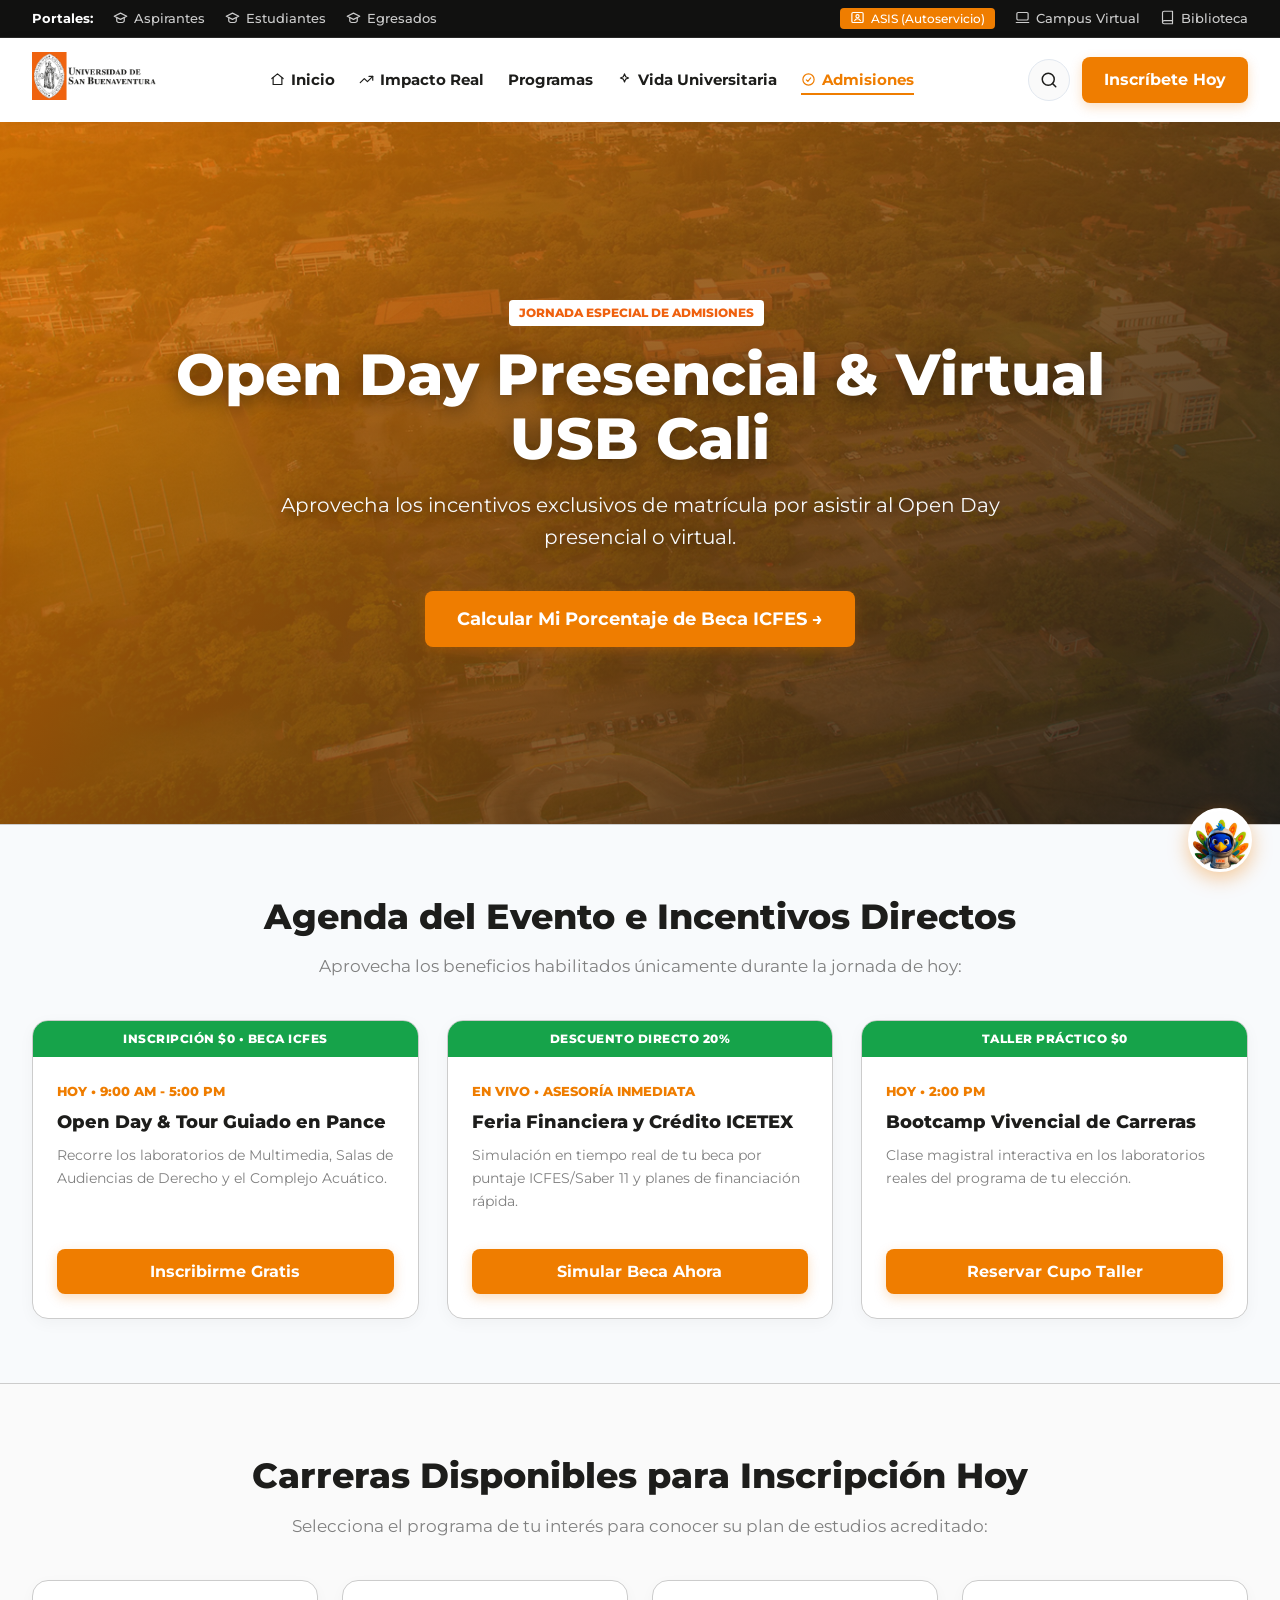
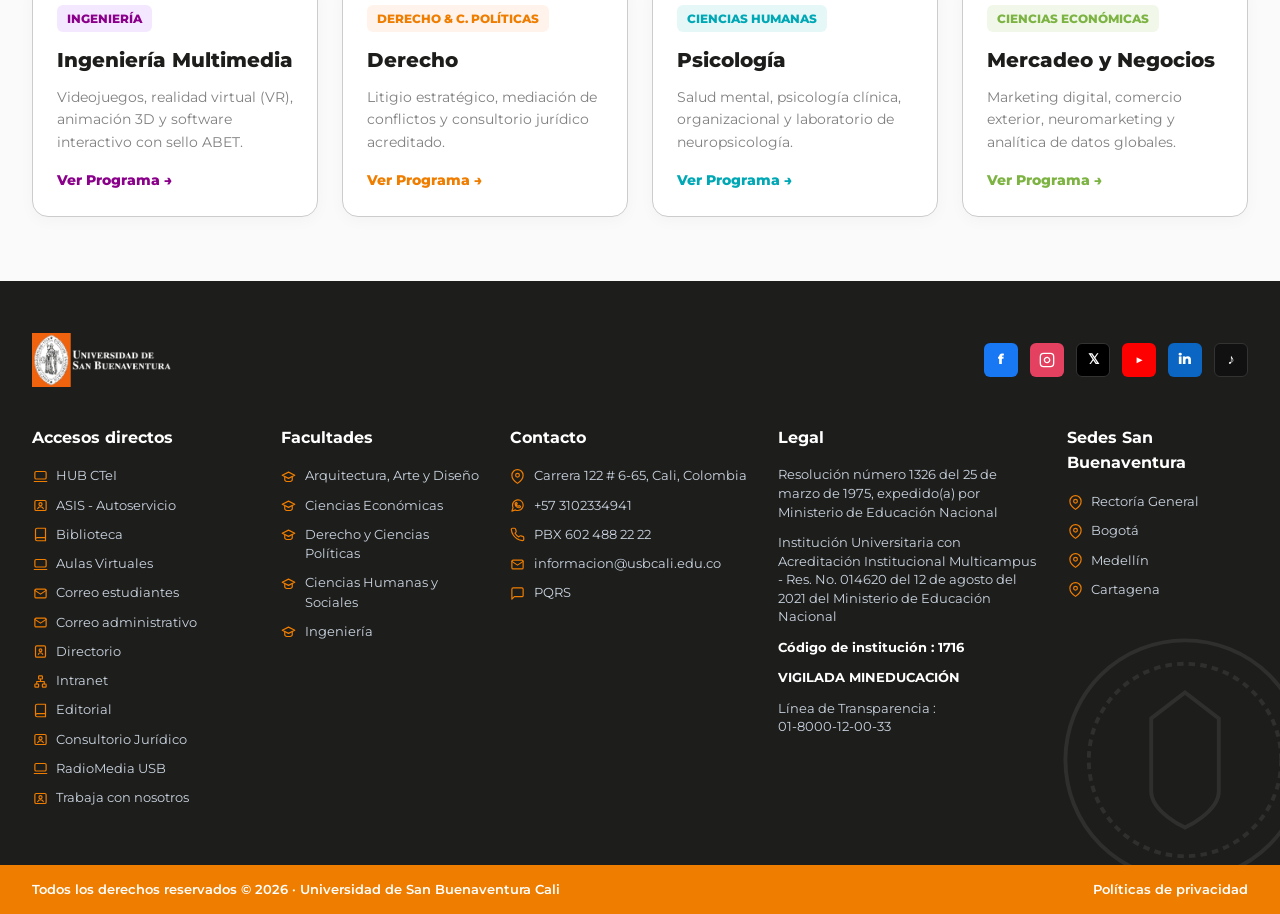
<file: index-event.html>
<!DOCTYPE html>
<html lang="es">
<head>
  <meta charset="UTF-8">
  <meta name="viewport" content="width=device-width, initial-scale=1.0">
  <title>Open Day & Eventos de Admisión | USB Cali</title>
  <link rel="preconnect" href="https://fonts.googleapis.com">
  <link rel="preconnect" href="https://fonts.gstatic.com" crossorigin>
  <link href="https://fonts.googleapis.com/css2?family=Inter:wght@400;500;600;700;800&display=swap" rel="stylesheet">
  <link rel="stylesheet" href="assets/css/styles.css">
</head>
<body>

  <!-- TOP BAR -->
  <div class="top-bar">
    <div class="top-bar-container">
      <ul class="top-bar-group">
        <li><strong style="color: #FFF;">Portales:</strong></li>
        <li><a href="https://usbcali.edu.co/programas/?Sfacultad=all&Stipo_programa=pregrado&search=" target="_blank">Aspirantes</a></li>
        <li><a href="https://usbcali.edu.co/estudiantes/" target="_blank">Estudiantes</a></li>
        <li><a href="https://usbcali.edu.co/egresados/" target="_blank">Egresados</a></li>
      </ul>

      <ul class="top-bar-group">
        <li><a href="https://campus.usbco.edu.co/psp/USCS90PR/?cmd=login&languageCd=ESP&" target="_blank" class="top-bar-badge">ASIS (Autoservicio)</a></li>
        <li><a href="https://aulasvirtuales.usbcali.edu.co/" target="_blank">Campus Virtual</a></li>
        <li><a href="https://usbcali.edu.co/biblioteca/" target="_blank">Biblioteca</a></li>
      </ul>
    </div>
  </div>

  <!-- HEADER -->
  <header>
    <div class="header-container">
      <a href="index.html"><img src="assets/img/logo-nav-dark.png" alt="USB Cali" class="logo-img"></a>
      <nav>
        <ul>
          <li><a href="index.html">Inicio</a></li>
          <li><a href="index.html#impacto">Impacto Real</a></li>
          <li><a href="ingenieria-multimedia.html">Programas</a></li>
          <li><a href="vida-universitaria.html">Vida Universitaria</a></li>
          <li><a href="admisiones.html" class="active">Admisiones</a></li>
        </ul>
      </nav>
      <a href="admisiones.html" class="btn-primary">Inscríbete Hoy</a>
    </div>
  </header>

  <!-- HERO EVENTO -->
  <section class="hero-main hero-event-bg">
    <div class="hero-container">
      <span class="promo-tag" style="display: inline-block; margin-bottom: 16px;">Jornada Especial de Admisiones</span>
      <h1>Open Day Presencial & Virtual USB Cali</h1>
      <p>Aprovecha los incentivos exclusivos de matrícula por asistir al Open Day presencial o virtual.</p>

      <a href="admisiones.html" class="btn-primary" style="font-size: 1.1rem; padding: 14px 32px;">Calcular Mi Porcentaje de Beca ICFES &rarr;</a>
    </div>
  </section>

  <!-- AGENDA DEL EVENTO E INCENTIVOS DIRECTOS -->
  <section class="events-section">
    <div class="events-container">
      <h2 class="section-title">Agenda del Evento e Incentivos Directos</h2>
      <p class="section-subtitle">Aprovecha los beneficios habilitados únicamente durante la jornada de hoy:</p>

      <div class="events-grid">
        <!-- Evento 1 -->
        <div class="event-card">
          <div class="event-badge-incentive">Inscripción $0 • Beca ICFES</div>
          <div class="event-body">
            <div>
              <div class="event-date">Hoy • 9:00 AM - 5:00 PM</div>
              <h4>Open Day & Tour Guiado en Pance</h4>
              <p>Recorre los laboratorios de Multimedia, Salas de Audiencias de Derecho y el Complejo Acuático.</p>
            </div>
            <a href="admisiones.html" class="btn-primary" style="display: block; text-align: center; margin-top: 16px;">Inscribirme Gratis</a>
          </div>
        </div>

        <!-- Evento 2 -->
        <div class="event-card">
          <div class="event-badge-incentive">Descuento Directo 20%</div>
          <div class="event-body">
            <div>
              <div class="event-date">En Vivo • Asesoría Inmediata</div>
              <h4>Feria Financiera y Crédito ICETEX</h4>
              <p>Simulación en tiempo real de tu beca por puntaje ICFES/Saber 11 y planes de financiación rápida.</p>
            </div>
            <a href="admisiones.html" class="btn-primary" style="display: block; text-align: center; margin-top: 16px;">Simular Beca Ahora</a>
          </div>
        </div>

        <!-- Evento 3 -->
        <div class="event-card">
          <div class="event-badge-incentive">Taller Práctico $0</div>
          <div class="event-body">
            <div>
              <div class="event-date">Hoy • 2:00 PM</div>
              <h4>Bootcamp Vivencial de Carreras</h4>
              <p>Clase magistral interactiva en los laboratorios reales del programa de tu elección.</p>
            </div>
            <a href="admisiones.html" class="btn-primary" style="display: block; text-align: center; margin-top: 16px;">Reservar Cupo Taller</a>
          </div>
        </div>
      </div>
    </div>
  </section>

  <!-- PROGRAMAS DESTACADOS -->
  <main class="programs-section">
    <h2 class="section-title">Carreras Disponibles para Inscripción Hoy</h2>
    <p class="section-subtitle">Selecciona el programa de tu interés para conocer su plan de estudios acreditado:</p>

    <div class="programs-grid">
      <!-- Multimedia -->
      <div class="program-card">
        <div>
          <span class="card-faculty-tag tag-multimedia">Ingeniería</span>
          <h3>Ingeniería Multimedia</h3>
          <p>Videojuegos, realidad virtual (VR), animación 3D y software interactivo con sello ABET.</p>
        </div>
        <a href="ingenieria-multimedia.html" class="btn-card" style="color: var(--faculty-multimedia);">Ver Programa &rarr;</a>
      </div>

      <!-- Derecho -->
      <div class="program-card">
        <div>
          <span class="card-faculty-tag tag-derecho">Derecho & C. Políticas</span>
          <h3>Derecho</h3>
          <p>Litigio estratégico, mediación de conflictos y consultorio jurídico acreditado.</p>
        </div>
        <a href="derecho.html" class="btn-card" style="color: var(--faculty-derecho);">Ver Programa &rarr;</a>
      </div>

      <!-- Psicología -->
      <div class="program-card">
        <div>
          <span class="card-faculty-tag tag-psicologia">Ciencias Humanas</span>
          <h3>Psicología</h3>
          <p>Salud mental, psicología clínica, organizacional y laboratorio de neuropsicología.</p>
        </div>
        <a href="psicologia.html" class="btn-card" style="color: var(--faculty-psicologia);">Ver Programa &rarr;</a>
      </div>

      <!-- Mercadeo -->
      <div class="program-card">
        <div>
          <span class="card-faculty-tag tag-mercadeo">Ciencias Económicas</span>
          <h3>Mercadeo y Negocios</h3>
          <p>Marketing digital, comercio exterior, neuromarketing y analítica de datos globales.</p>
        </div>
        <a href="mercadeo.html" class="btn-card" style="color: var(--faculty-mercadeo);">Ver Programa &rarr;</a>
      </div>
    </div>
  </main>

  <div class="pachito-widget" onclick="window.location.href='admisiones.html'">
    <div class="pachito-bubble">¿Dudas sobre el Open Day? ¡Pachito te guía!</div>
    <div class="pachito-avatar-box"></div>
  </div>

  <footer>
    <div class="footer-container">
      <div class="footer-col">
        <h4>USB Cali</h4>
        <p>Cra. 122 #6-65, Barrio Pance, Cali, Valle del Cauca.</p>
      </div>
      <div class="footer-col">
        <h4>Portales y Servicios</h4>
        <a href="https://campus.usbco.edu.co/psp/USCS90PR/?cmd=login&languageCd=ESP&">Portal ASIS</a>
        <a href="https://aulasvirtuales.usbcali.edu.co/">Campus Virtual</a>
      </div>
      <div class="footer-col">
        <h4>Admisiones</h4>
        <a href="admisiones.html">Simulador de Becas ICFES</a>
        <a href="admisiones.html">Inscripciones Abiertas</a>
      </div>
      <div class="footer-col">
        <h4>Contacto</h4>
        <p>PBX: +57 (602) 488 2222</p>
      </div>
    </div>
    <div class="copyright">&copy; 2026 Universidad de San Buenaventura Cali. Todos los derechos reservados.</div>
  </footer>

  <script src="assets/js/main.js"></script>
</body>
</html>
</file>
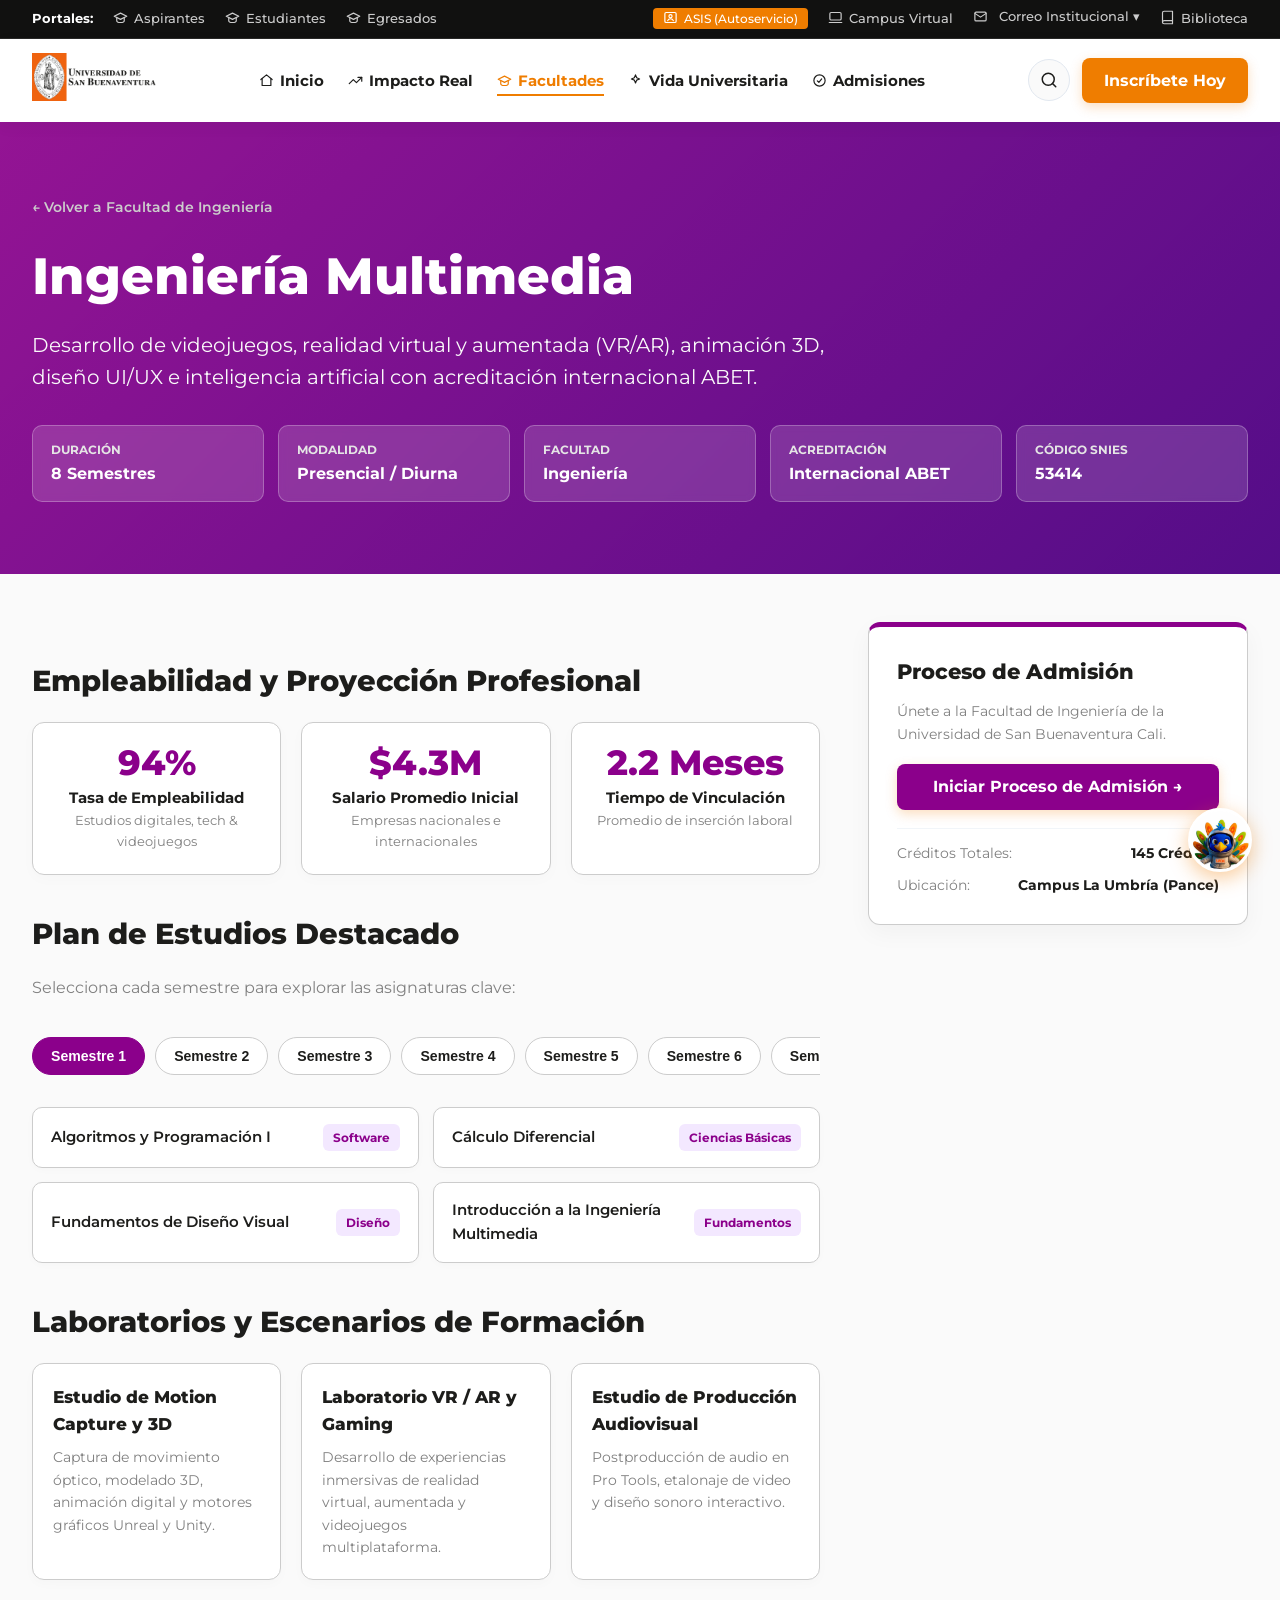
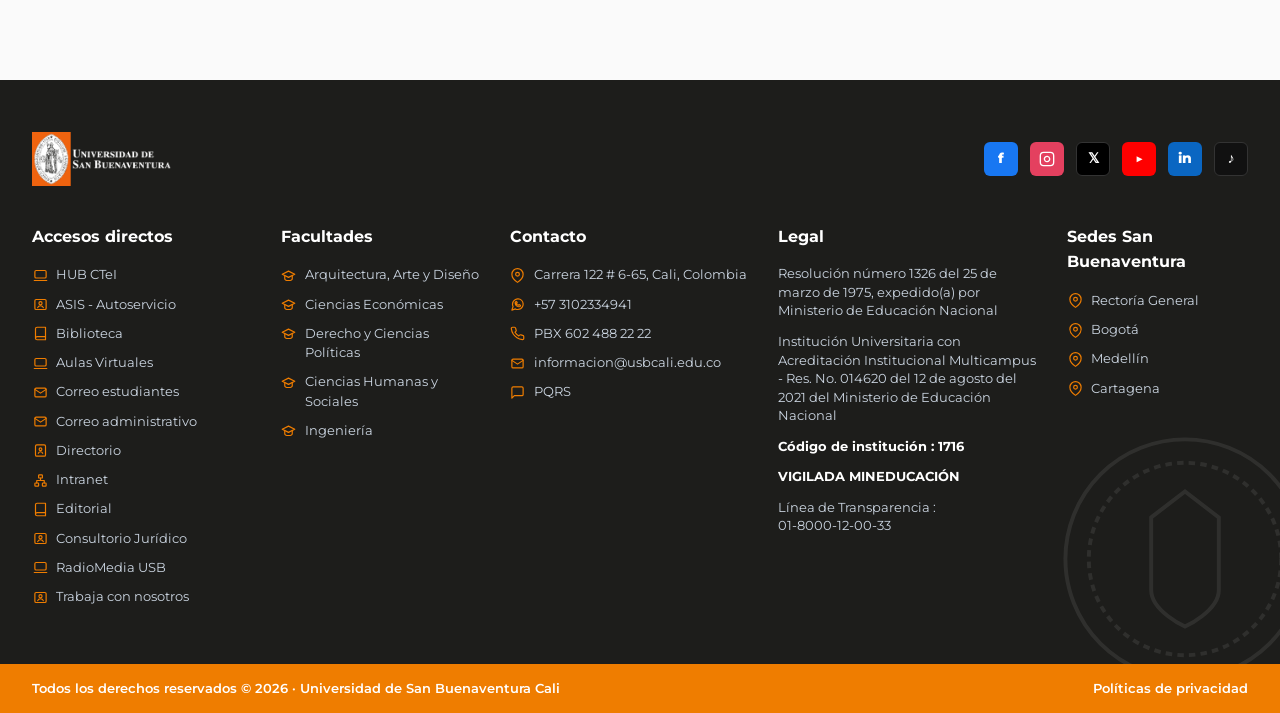
<file: ingenieria-multimedia.html>
<!DOCTYPE html>
<html lang="es">
<head>
  <meta charset="UTF-8">
  <meta name="viewport" content="width=device-width, initial-scale=1.0">
  <title>Ingeniería Multimedia | USB Cali</title>
  <link rel="preconnect" href="https://fonts.googleapis.com">
  <link rel="preconnect" href="https://fonts.gstatic.com" crossorigin>
  <link href="https://fonts.googleapis.com/css2?family=Montserrat:ital,wght@0,300;0,400;0,500;0,600;0,700;0,800;1,400&display=swap" rel="stylesheet">
  <link rel="stylesheet" href="assets/css/styles.css">
</head>
<body>

  <!-- TOP BAR -->
  <div class="top-bar">
    <div class="top-bar-container">
      <ul class="top-bar-group">
        <li><strong style="color: #FFF;">Portales:</strong></li>
        <li><a href="https://usbcali.edu.co/programas/?Sfacultad=all&Stipo_programa=pregrado&search=" target="_blank">Aspirantes</a></li>
        <li><a href="https://usbcali.edu.co/estudiantes/" target="_blank">Estudiantes</a></li>
        <li><a href="https://usbcali.edu.co/egresados/" target="_blank">Egresados</a></li>
      </ul>

      <ul class="top-bar-group">
        <li><a href="https://campus.usbco.edu.co/psp/USCS90PR/?cmd=login&languageCd=ESP&" target="_blank" class="top-bar-badge">ASIS (Autoservicio)</a></li>
        <li><a href="https://aulasvirtuales.usbcali.edu.co/" target="_blank">Campus Virtual</a></li>
        
        <li class="top-bar-dropdown">
          <button type="button" class="top-bar-dropdown-btn" aria-haspopup="true">
            Correo Institucional ▾
          </button>
          <ul class="top-bar-dropdown-menu">
            <li><a href="https://login.microsoftonline.com/" target="_blank">Correo Administrativo</a></li>
            <li><a href="https://mail.google.com/a/correo.usbcali.edu.co" target="_blank">Correo Estudiantes</a></li>
          </ul>
        </li>

        <li><a href="https://usbcali.edu.co/biblioteca/" target="_blank">Biblioteca</a></li>
      </ul>
    </div>
  </div>

  <!-- HEADER -->
  <header>
    <div class="header-container">
      <a href="index.html"><img src="assets/img/logo-nav-dark.png" alt="USB Cali" class="logo-img"></a>
      <nav>
        <ul>
          <li><a href="index.html">Inicio</a></li>
          <li><a href="index.html#impacto">Impacto Real</a></li>
          <li><a href="facultades.html" class="active">Facultades</a></li>
          <li><a href="vida-universitaria.html">Vida Universitaria</a></li>
          <li><a href="admisiones.html">Admisiones</a></li>
        </ul>
      </nav>
      <a href="admisiones.html" class="btn-primary">Inscríbete Hoy</a>
    </div>
  </header>

  <!-- HERO PROGRAMA (5 TARJETAS CON SNIES AL LADO DE ACREDITACIÓN) -->
  <section class="program-hero-landing hero-multimedia">
    <div class="hero-container" style="max-width: var(--max-width-desktop);">
      <a href="facultad.html?id=ingenieria" class="back-link">← Volver a Facultad de Ingeniería</a>
      <h1>Ingeniería Multimedia</h1>
      <p class="subtitle">Desarrollo de videojuegos, realidad virtual y aumentada (VR/AR), animación 3D, diseño UI/UX e inteligencia artificial con acreditación internacional ABET.</p>

      <div class="meta-grid-5">
        <div class="meta-box"><label>Duración</label><span>8 Semestres</span></div>
        <div class="meta-box"><label>Modalidad</label><span>Presencial / Diurna</span></div>
        <div class="meta-box"><label>Facultad</label><span>Ingeniería</span></div>
        <div class="meta-box"><label>Acreditación</label><span>Internacional ABET</span></div>
        <div class="meta-box"><label>Código SNIES</label><span>53414</span></div>
      </div>
    </div>
  </section>

  <!-- CONTENIDO PRINCIPAL -->
  <div class="main-layout">
    <div class="content-column">
      <h2>Empleabilidad y Proyección Profesional</h2>
      <div class="metrics-card-grid">
        <div class="metric-card">
          <div class="metric-value" style="color: var(--faculty-multimedia);">94%</div>
          <div class="metric-title">Tasa de Empleabilidad</div>
          <div class="metric-sub">Estudios digitales, tech & videojuegos</div>
        </div>
        <div class="metric-card">
          <div class="metric-value" style="color: var(--faculty-multimedia);">$4.3M</div>
          <div class="metric-title">Salario Promedio Inicial</div>
          <div class="metric-sub">Empresas nacionales e internacionales</div>
        </div>
        <div class="metric-card">
          <div class="metric-value" style="color: var(--faculty-multimedia);">2.2 Meses</div>
          <div class="metric-title">Tiempo de Vinculación</div>
          <div class="metric-sub">Promedio de inserción laboral</div>
        </div>
      </div>

      <h2>Plan de Estudios Destacado</h2>
      <p style="color: var(--color-text-muted); margin-bottom: 16px;">Selecciona cada semestre para explorar las asignaturas clave:</p>
      <div class="curriculum-section">
        <div class="semester-tabs" id="mm-tabs"></div>
        <div class="subjects-grid" id="mm-subjects"></div>
      </div>

      <h2>Laboratorios y Escenarios de Formación</h2>
      <div class="feature-grid">
        <div class="feature-card">
          <h4>Estudio de Motion Capture y 3D</h4>
          <p>Captura de movimiento óptico, modelado 3D, animación digital y motores gráficos Unreal y Unity.</p>
        </div>
        <div class="feature-card">
          <h4>Laboratorio VR / AR y Gaming</h4>
          <p>Desarrollo de experiencias inmersivas de realidad virtual, aumentada y videojuegos multiplataforma.</p>
        </div>
        <div class="feature-card">
          <h4>Estudio de Producción Audiovisual</h4>
          <p>Postproducción de audio en Pro Tools, etalonaje de video y diseño sonoro interactivo.</p>
        </div>
      </div>
    </div>

    <!-- SIDEBAR PROCESO DE ADMISIÓN (SIN SNIES) -->
    <aside>
      <div class="sidebar-card" style="border-top-color: var(--faculty-multimedia);">
        <h3>Proceso de Admisión</h3>
        <p style="font-size: 0.9rem; color: var(--color-text-muted); margin-bottom: 18px;">Únete a la Facultad de Ingeniería de la Universidad de San Buenaventura Cali.</p>
        <a href="admisiones.html" class="btn-primary" style="width: 100%; text-align: center; background-color: var(--faculty-multimedia); margin-bottom: 18px;">Iniciar Proceso de Admisión →</a>

        <div style="border-top: 1px solid #F1F5F9; padding-top: 14px; font-size: 0.85rem; display: flex; flex-direction: column; gap: 10px;">
          <div style="display: flex; justify-content: space-between;">
            <span style="color: var(--color-text-muted);">Créditos Totales:</span>
            <strong>145 Créditos</strong>
          </div>
          <div style="display: flex; justify-content: space-between;">
            <span style="color: var(--color-text-muted);">Ubicación:</span>
            <strong>Campus La Umbría (Pance)</strong>
          </div>
        </div>
      </div>
    </aside>
  </div>

  <!-- PACHITO WIDGET -->
  <div class="pachito-widget" onclick="window.location.href='admisiones.html'">
    <div class="pachito-bubble">¿Te interesa Ingeniería Multimedia? ¡Te asesoro!</div>
    <div class="pachito-avatar-box"></div>
  </div>

  <!-- FOOTER -->
  <footer>
    <div class="footer-container">
      <div class="footer-col">
        <h4>USB Cali</h4>
        <p>Cra. 122 #6-65, Barrio Pance, Cali, Valle del Cauca.</p>
        <p>Acreditación Institucional de Alta Calidad.</p>
      </div>
      <div class="footer-col">
        <h4>Portales y Servicios</h4>
        <a href="https://campus.usbco.edu.co/psp/USCS90PR/?cmd=login&languageCd=ESP&">Portal ASIS</a>
        <a href="https://aulasvirtuales.usbcali.edu.co/">Campus Virtual</a>
        <a href="https://usbcali.edu.co/biblioteca/">Biblioteca Digital</a>
      </div>
      <div class="footer-col">
        <h4>Admisiones</h4>
        <a href="admisiones.html">Simulador de Becas ICFES</a>
        <a href="admisiones.html">Inscripciones Abiertas</a>
        <a href="vida-universitaria.html">Visitas Guiadas</a>
      </div>
      <div class="footer-col">
        <h4>Contacto</h4>
        <p>PBX: +57 (602) 488 2222</p>
        <p>Línea Gratuita Nacional: 01 8000 124 350</p>
      </div>
    </div>
    <div class="copyright">© 2026 Universidad de San Buenaventura Cali. Todos los derechos reservados.</div>
  </footer>

  <script src="assets/js/main.js"></script>
  <script>
    const mmCurriculum = [
      { label: "Semestre 1", subjects: [{ name: "Algoritmos y Programación I", area: "Software" }, { name: "Cálculo Diferencial", area: "Ciencias Básicas" }, { name: "Fundamentos de Diseño Visual", area: "Diseño" }, { name: "Introducción a la Ingeniería Multimedia", area: "Fundamentos" }] },
      { label: "Semestre 2", subjects: [{ name: "Programación Orientada a Objetos", area: "Software" }, { name: "Cálculo Integral y Álgebra Lineal", area: "Ciencias Básicas" }, { name: "Dibujo y Narrativa Visual", area: "Creación" }, { name: "Fotografía y Lenguaje Audiovisual", area: "Audiovisual" }] },
      { label: "Semestre 3", subjects: [{ name: "Estructuras de Datos", area: "Software" }, { name: "Modelado 3D y Texturizado", area: "3D" }, { name: "Física para Simulación y Juegos", area: "Ciencias Básicas" }, { name: "Producción Sonora Digital", area: "Audio" }] },
      { label: "Semestre 4", subjects: [{ name: "Desarrollo Web Frontend y UI/UX", area: "Web / UX" }, { name: "Animación 3D y Rigging", area: "3D" }, { name: "Bases de Datos Multimedia", area: "Datos" }, { name: "Producción y Edición de Video", area: "Audiovisual" }] },
      { label: "Semestre 5", subjects: [{ name: "Desarrollo de Videojuegos I", area: "Gaming" }, { name: "Sistemas Embebidos e Interacción Física", area: "Hardware" }, { name: "Ingeniería de Software Multimedia", area: "Ingeniería" }, { name: "Diseño de Interfaces Interactivas", area: "UI/UX" }] },
      { label: "Semestre 6", subjects: [{ name: "Realidad Virtual y Aumentada (VR/AR)", area: "Inmersivo" }, { name: "Desarrollo Web Full Stack", area: "Software" }, { name: "Inteligencia Artificial Aplicada", area: "IA" }, { name: "Seminario de Investigación", area: "Investigación" }] },
      { label: "Semestre 7", subjects: [{ name: "Desarrollo de Videojuegos II", area: "Gaming" }, { name: "Computación Gráfica y Shaders", area: "Gráficos" }, { name: "Anteproyecto de Grado", area: "Investigación" }, { name: "Electiva Profesional I", area: "Énfasis" }] },
      { label: "Semestre 8", subjects: [{ name: "Práctica Profesional Multimedia", area: "Práctica" }, { name: "Proyecto de Grado", area: "Grado" }, { name: "Gestión de Proyectos Digitales", area: "Gestión" }, { name: "Electiva Profesional II", area: "Énfasis" }] }
    ];

    function renderMM(idx) {
      document.querySelectorAll('#mm-tabs .semester-btn').forEach((b, i) => {
        b.classList.toggle('active', i === idx);
        b.style.background = i === idx ? 'var(--faculty-multimedia)' : '#FFF';
        b.style.borderColor = i === idx ? 'var(--faculty-multimedia)' : 'var(--color-gray-light)';
        b.style.color = i === idx ? '#FFF' : 'var(--color-text-dark)';
      });
      document.getElementById('mm-subjects').innerHTML = mmCurriculum[idx].subjects.map(s => `
        <div class="subject-card">
          <span>${s.name}</span>
          <span class="subject-tag" style="background: #F3E8FF; color: var(--faculty-multimedia);">${s.area}</span>
        </div>
      `).join('');
    }

    document.addEventListener('DOMContentLoaded', () => {
      document.getElementById('mm-tabs').innerHTML = mmCurriculum.map((s, i) => `<button type="button" class="semester-btn" onclick="renderMM(${i})">${s.label}</button>`).join('');
      renderMM(0);
    });
  </script>
</body>
</html>
</file>
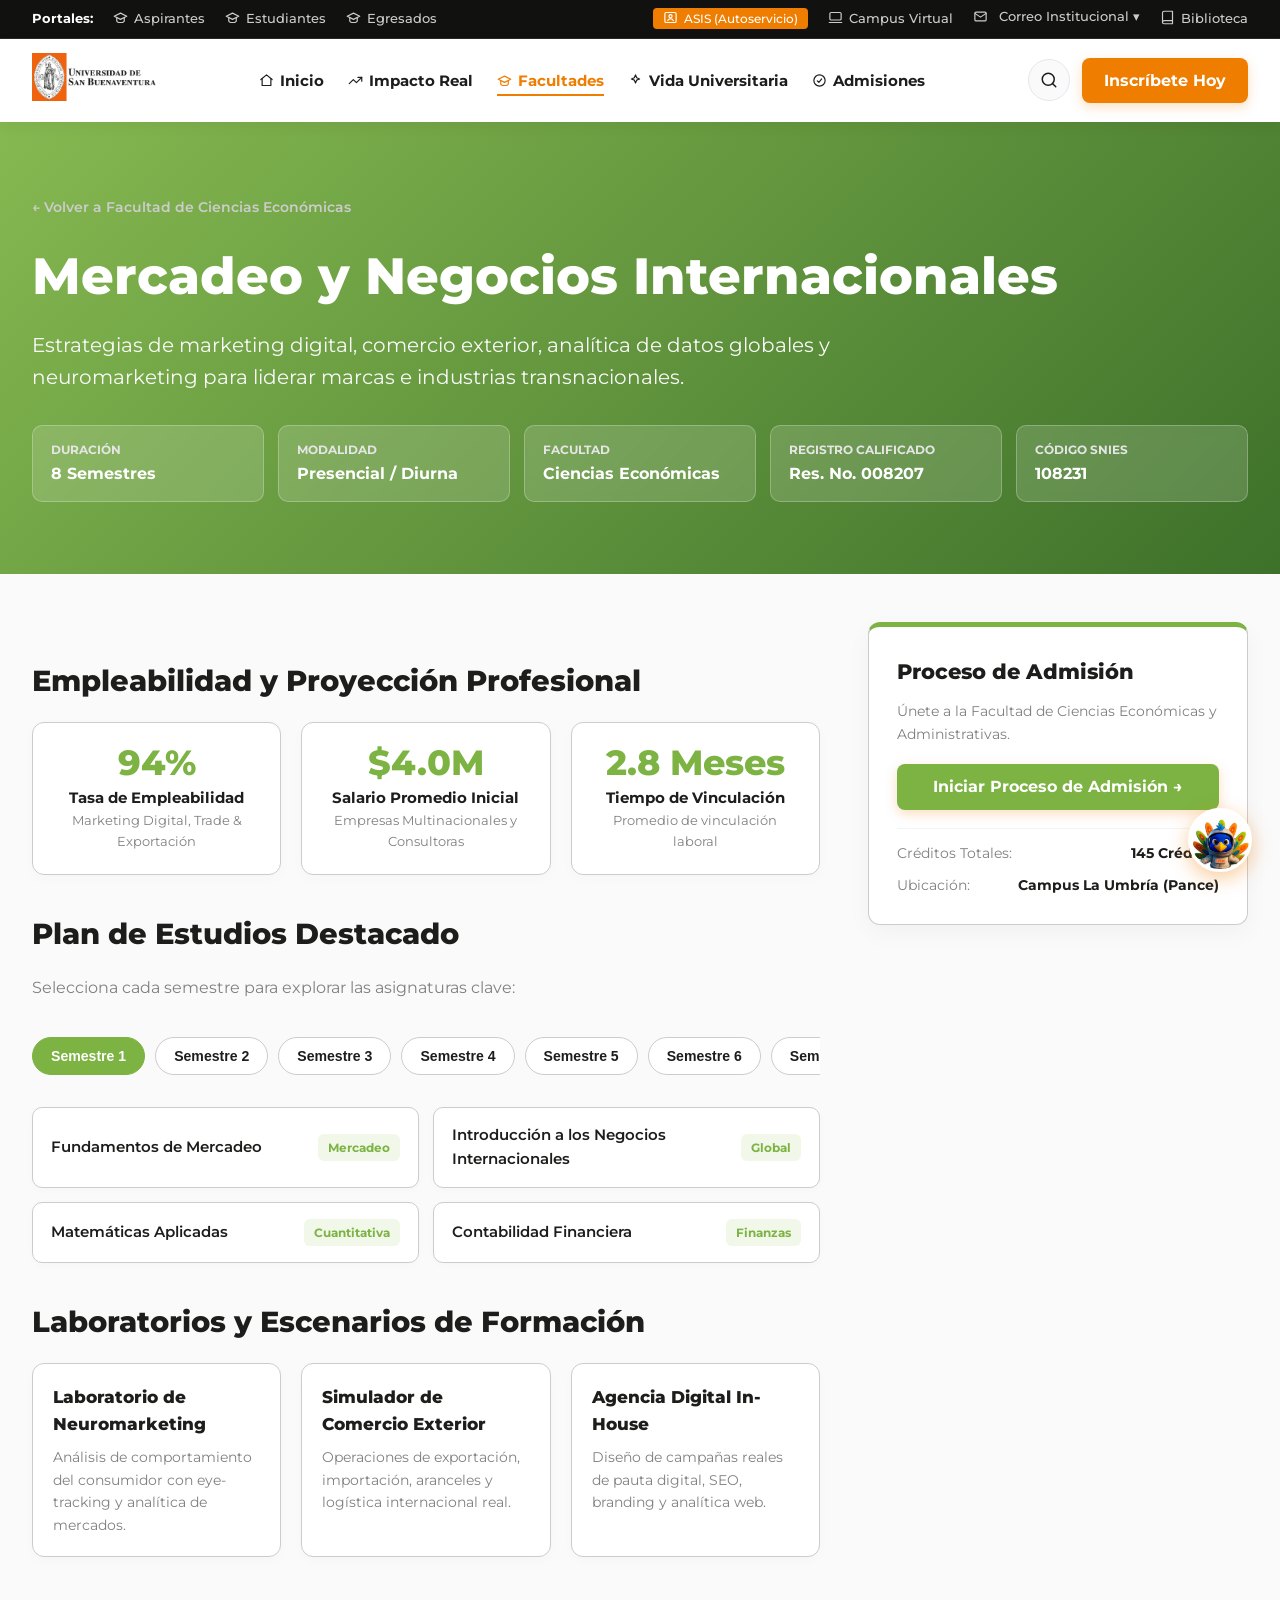
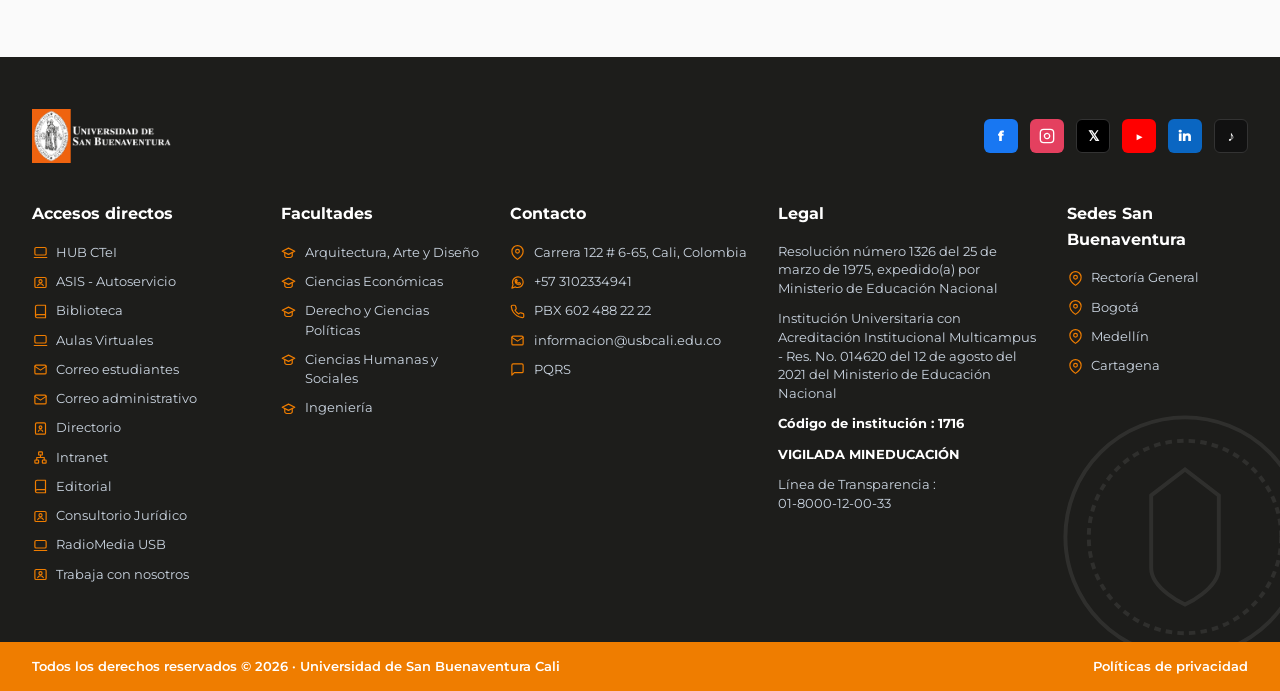
<file: mercadeo.html>
<!DOCTYPE html>
<html lang="es">
<head>
  <meta charset="UTF-8">
  <meta name="viewport" content="width=device-width, initial-scale=1.0">
  <title>Mercadeo y Negocios Internacionales | USB Cali</title>
  <link rel="preconnect" href="https://fonts.googleapis.com">
  <link rel="preconnect" href="https://fonts.gstatic.com" crossorigin>
  <link href="https://fonts.googleapis.com/css2?family=Montserrat:ital,wght@0,300;0,400;0,500;0,600;0,700;0,800;1,400&display=swap" rel="stylesheet">
  <link rel="stylesheet" href="assets/css/styles.css">
</head>
<body>

  <!-- TOP BAR -->
  <div class="top-bar">
    <div class="top-bar-container">
      <ul class="top-bar-group">
        <li><strong style="color: #FFF;">Portales:</strong></li>
        <li><a href="https://usbcali.edu.co/programas/?Sfacultad=all&Stipo_programa=pregrado&search=" target="_blank">Aspirantes</a></li>
        <li><a href="https://usbcali.edu.co/estudiantes/" target="_blank">Estudiantes</a></li>
        <li><a href="https://usbcali.edu.co/egresados/" target="_blank">Egresados</a></li>
      </ul>

      <ul class="top-bar-group">
        <li><a href="https://campus.usbco.edu.co/psp/USCS90PR/?cmd=login&languageCd=ESP&" target="_blank" class="top-bar-badge">ASIS (Autoservicio)</a></li>
        <li><a href="https://aulasvirtuales.usbcali.edu.co/" target="_blank">Campus Virtual</a></li>
        
        <li class="top-bar-dropdown">
          <button type="button" class="top-bar-dropdown-btn" aria-haspopup="true">
            Correo Institucional ▾
          </button>
          <ul class="top-bar-dropdown-menu">
            <li><a href="https://login.microsoftonline.com/" target="_blank">Correo Administrativo</a></li>
            <li><a href="https://mail.google.com/a/correo.usbcali.edu.co" target="_blank">Correo Estudiantes</a></li>
          </ul>
        </li>

        <li><a href="https://usbcali.edu.co/biblioteca/" target="_blank">Biblioteca</a></li>
      </ul>
    </div>
  </div>

  <!-- HEADER -->
  <header>
    <div class="header-container">
      <a href="index.html"><img src="assets/img/logo-nav-dark.png" alt="USB Cali" class="logo-img"></a>
      <nav>
        <ul>
          <li><a href="index.html">Inicio</a></li>
          <li><a href="index.html#impacto">Impacto Real</a></li>
          <li><a href="facultades.html" class="active">Facultades</a></li>
          <li><a href="vida-universitaria.html">Vida Universitaria</a></li>
          <li><a href="admisiones.html">Admisiones</a></li>
        </ul>
      </nav>
      <a href="admisiones.html" class="btn-primary">Inscríbete Hoy</a>
    </div>
  </header>

  <!-- HERO PROGRAMA (5 TARJETAS CON SNIES AL LADO DE REGISTRO CALIFICADO) -->
  <section class="program-hero-landing hero-mercadeo">
    <div class="hero-container" style="max-width: var(--max-width-desktop);">
      <a href="facultad.html?id=economicas" class="back-link">← Volver a Facultad de Ciencias Económicas</a>
      <h1>Mercadeo y Negocios Internacionales</h1>
      <p class="subtitle">Estrategias de marketing digital, comercio exterior, analítica de datos globales y neuromarketing para liderar marcas e industrias transnacionales.</p>

      <div class="meta-grid-5">
        <div class="meta-box"><label>Duración</label><span>8 Semestres</span></div>
        <div class="meta-box"><label>Modalidad</label><span>Presencial / Diurna</span></div>
        <div class="meta-box"><label>Facultad</label><span>Ciencias Económicas</span></div>
        <div class="meta-box"><label>Registro Calificado</label><span>Res. No. 008207</span></div>
        <div class="meta-box"><label>Código SNIES</label><span>108231</span></div>
      </div>
    </div>
  </section>

  <!-- CONTENIDO PRINCIPAL -->
  <div class="main-layout">
    <div class="content-column">
      <h2>Empleabilidad y Proyección Profesional</h2>
      <div class="metrics-card-grid">
        <div class="metric-card">
          <div class="metric-value" style="color: var(--faculty-mercadeo);">94%</div>
          <div class="metric-title">Tasa de Empleabilidad</div>
          <div class="metric-sub">Marketing Digital, Trade & Exportación</div>
        </div>
        <div class="metric-card">
          <div class="metric-value" style="color: var(--faculty-mercadeo);">$4.0M</div>
          <div class="metric-title">Salario Promedio Inicial</div>
          <div class="metric-sub">Empresas Multinacionales y Consultoras</div>
        </div>
        <div class="metric-card">
          <div class="metric-value" style="color: var(--faculty-mercadeo);">2.8 Meses</div>
          <div class="metric-title">Tiempo de Vinculación</div>
          <div class="metric-sub">Promedio de vinculación laboral</div>
        </div>
      </div>

      <h2>Plan de Estudios Destacado</h2>
      <p style="color: var(--color-text-muted); margin-bottom: 16px;">Selecciona cada semestre para explorar las asignaturas clave:</p>
      <div class="curriculum-section">
        <div class="semester-tabs" id="mk-tabs"></div>
        <div class="subjects-grid" id="mk-subjects"></div>
      </div>

      <h2>Laboratorios y Escenarios de Formación</h2>
      <div class="feature-grid">
        <div class="feature-card">
          <h4>Laboratorio de Neuromarketing</h4>
          <p>Análisis de comportamiento del consumidor con eye-tracking y analítica de mercados.</p>
        </div>
        <div class="feature-card">
          <h4>Simulador de Comercio Exterior</h4>
          <p>Operaciones de exportación, importación, aranceles y logística internacional real.</p>
        </div>
        <div class="feature-card">
          <h4>Agencia Digital In-House</h4>
          <p>Diseño de campañas reales de pauta digital, SEO, branding y analítica web.</p>
        </div>
      </div>
    </div>

    <!-- SIDEBAR PROCESO DE ADMISIÓN (SIN SNIES) -->
    <aside>
      <div class="sidebar-card" style="border-top-color: var(--faculty-mercadeo);">
        <h3>Proceso de Admisión</h3>
        <p style="font-size: 0.9rem; color: var(--color-text-muted); margin-bottom: 18px;">Únete a la Facultad de Ciencias Económicas y Administrativas.</p>
        <a href="admisiones.html" class="btn-primary" style="width: 100%; text-align: center; background-color: var(--faculty-mercadeo); margin-bottom: 18px;">Iniciar Proceso de Admisión →</a>

        <div style="border-top: 1px solid #F1F5F9; padding-top: 14px; font-size: 0.85rem; display: flex; flex-direction: column; gap: 10px;">
          <div style="display: flex; justify-content: space-between;">
            <span style="color: var(--color-text-muted);">Créditos Totales:</span>
            <strong>145 Créditos</strong>
          </div>
          <div style="display: flex; justify-content: space-between;">
            <span style="color: var(--color-text-muted);">Ubicación:</span>
            <strong>Campus La Umbría (Pance)</strong>
          </div>
        </div>
      </div>
    </aside>
  </div>

  <!-- PACHITO WIDGET -->
  <div class="pachito-widget" onclick="window.location.href='admisiones.html'">
    <div class="pachito-bubble">¿Quieres liderar marcas globales? ¡Te asesoro!</div>
    <div class="pachito-avatar-box"></div>
  </div>

  <!-- FOOTER -->
  <footer>
    <div class="footer-container">
      <div class="footer-col">
        <h4>USB Cali</h4>
        <p>Cra. 122 #6-65, Barrio Pance, Cali, Valle del Cauca.</p>
        <p>Acreditación Institucional de Alta Calidad.</p>
      </div>
      <div class="footer-col">
        <h4>Portales y Servicios</h4>
        <a href="https://campus.usbco.edu.co/psp/USCS90PR/?cmd=login&languageCd=ESP&">Portal ASIS</a>
        <a href="https://aulasvirtuales.usbcali.edu.co/">Campus Virtual</a>
        <a href="https://usbcali.edu.co/biblioteca/">Biblioteca Digital</a>
      </div>
      <div class="footer-col">
        <h4>Admisiones</h4>
        <a href="admisiones.html">Simulador de Becas ICFES</a>
        <a href="admisiones.html">Inscripciones Abiertas</a>
        <a href="vida-universitaria.html">Visitas Guiadas</a>
      </div>
      <div class="footer-col">
        <h4>Contacto</h4>
        <p>PBX: +57 (602) 488 2222</p>
        <p>Línea Gratuita Nacional: 01 8000 124 350</p>
      </div>
    </div>
    <div class="copyright">© 2026 Universidad de San Buenaventura Cali. Todos los derechos reservados.</div>
  </footer>

  <script src="assets/js/main.js"></script>
  <script>
    const mkCurriculum = [
      { label: "Semestre 1", subjects: [{ name: "Fundamentos de Mercadeo", area: "Mercadeo" }, { name: "Introducción a los Negocios Internacionales", area: "Global" }, { name: "Matemáticas Aplicadas", area: "Cuantitativa" }, { name: "Contabilidad Financiera", area: "Finanzas" }] },
      { label: "Semestre 2", subjects: [{ name: "Comportamiento del Consumidor", area: "Mercadeo" }, { name: "Microeconomía y Mercados", area: "Economía" }, { name: "Estadística Descriptiva", area: "Analítica" }, { name: "Geopolítica y Comercio Global", area: "Global" }] },
      { label: "Semestre 3", subjects: [{ name: "Investigación de Mercados", area: "Investigación" }, { name: "Macroeconomía Internacional", area: "Economía" }, { name: "Gestión de Producto y Precio", area: "Estrategia" }, { name: "Régimen Aduanero y Cambiario", area: "Comercio" }] },
      { label: "Semestre 4", subjects: [{ name: "Marketing Digital y Social Media", area: "Digital" }, { name: "Logística y Distribución Física Internacional", area: "Logística" }, { name: "Costos y Presupuestos de Mercadeo", area: "Finanzas" }, { name: "Neuromarketing y Psicología del Consumo", area: "Innovación" }] },
      { label: "Semestre 5", subjects: [{ name: "Gerencia de Marca (Branding)", area: "Estrategia" }, { name: "Acuerdos Comerciales e Integración", area: "Global" }, { name: "Analítica Web y Big Data Marketing", area: "Analítica" }, { name: "Trade Marketing y Retail", area: "Canales" }] },
      { label: "Semestre 6", subjects: [{ name: "Negociación Intercultural", area: "Global" }, { name: "E-Commerce y Modelos Digitales", area: "Digital" }, { name: "Finanzas Internacionales", area: "Finanzas" }, { name: "Seminario de Investigación", area: "Investigación" }] },
      { label: "Semestre 7", subjects: [{ name: "Gerencia Estratégica de Mercadeo", area: "Dirección" }, { name: "Plan de Exportación e Importación", area: "Comercio" }, { name: "Anteproyecto de Grado", area: "Investigación" }, { name: "Electiva Profesional I", area: "Énfasis" }] },
      { label: "Semestre 8", subjects: [{ name: "Práctica Empresarial Internacional", area: "Práctica" }, { name: "Proyecto de Grado", area: "Grado" }, { name: "Simulación de Negocios Globales", area: "Simulación" }, { name: "Electiva Profesional II", area: "Énfasis" }] }
    ];

    function renderMK(idx) {
      document.querySelectorAll('#mk-tabs .semester-btn').forEach((b, i) => {
        b.classList.toggle('active', i === idx);
        b.style.background = i === idx ? 'var(--faculty-mercadeo)' : '#FFF';
        b.style.borderColor = i === idx ? 'var(--faculty-mercadeo)' : 'var(--color-gray-light)';
        b.style.color = i === idx ? '#FFF' : 'var(--color-text-dark)';
      });
      document.getElementById('mk-subjects').innerHTML = mkCurriculum[idx].subjects.map(s => `
        <div class="subject-card">
          <span>${s.name}</span>
          <span class="subject-tag" style="background: #F1F8E9; color: var(--faculty-mercadeo);">${s.area}</span>
        </div>
      `).join('');
    }

    document.addEventListener('DOMContentLoaded', () => {
      document.getElementById('mk-tabs').innerHTML = mkCurriculum.map((s, i) => `<button type="button" class="semester-btn" onclick="renderMK(${i})">${s.label}</button>`).join('');
      renderMK(0);
    });
  </script>
</body>
</html>
</file>
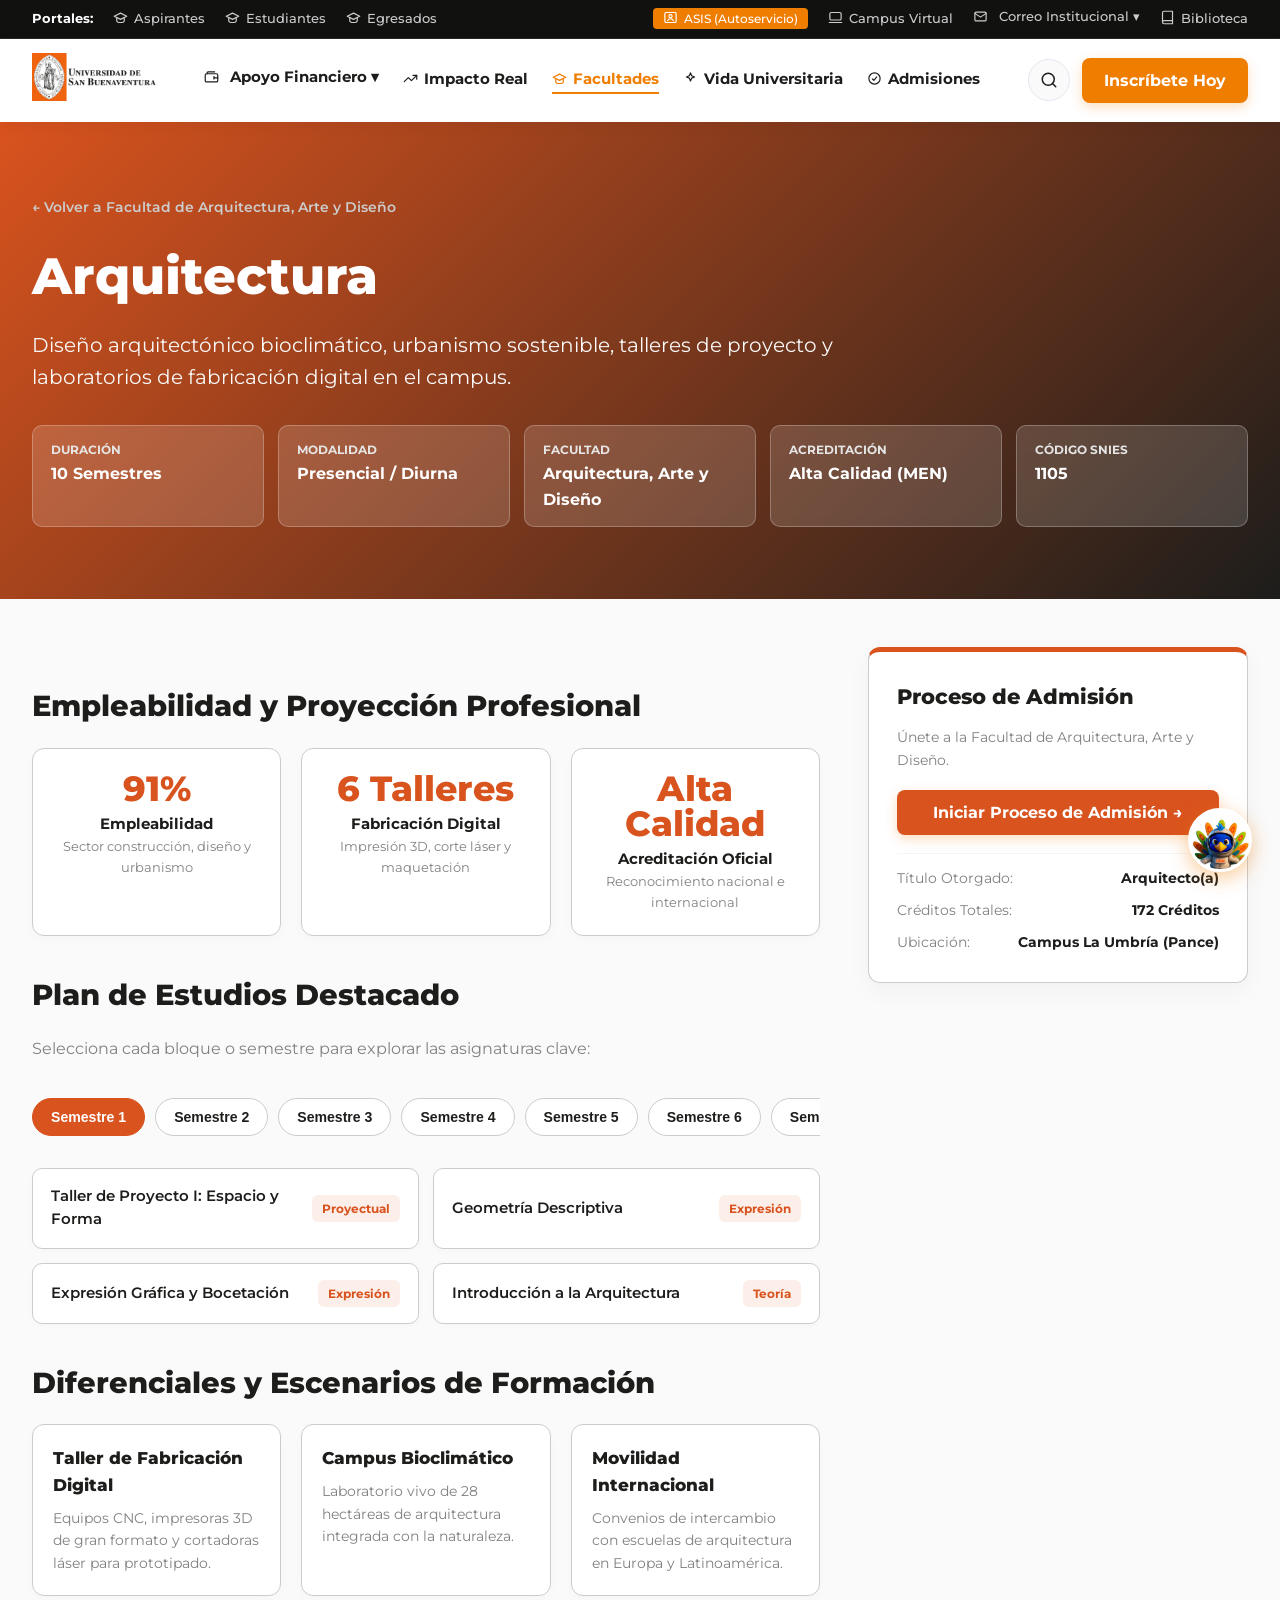
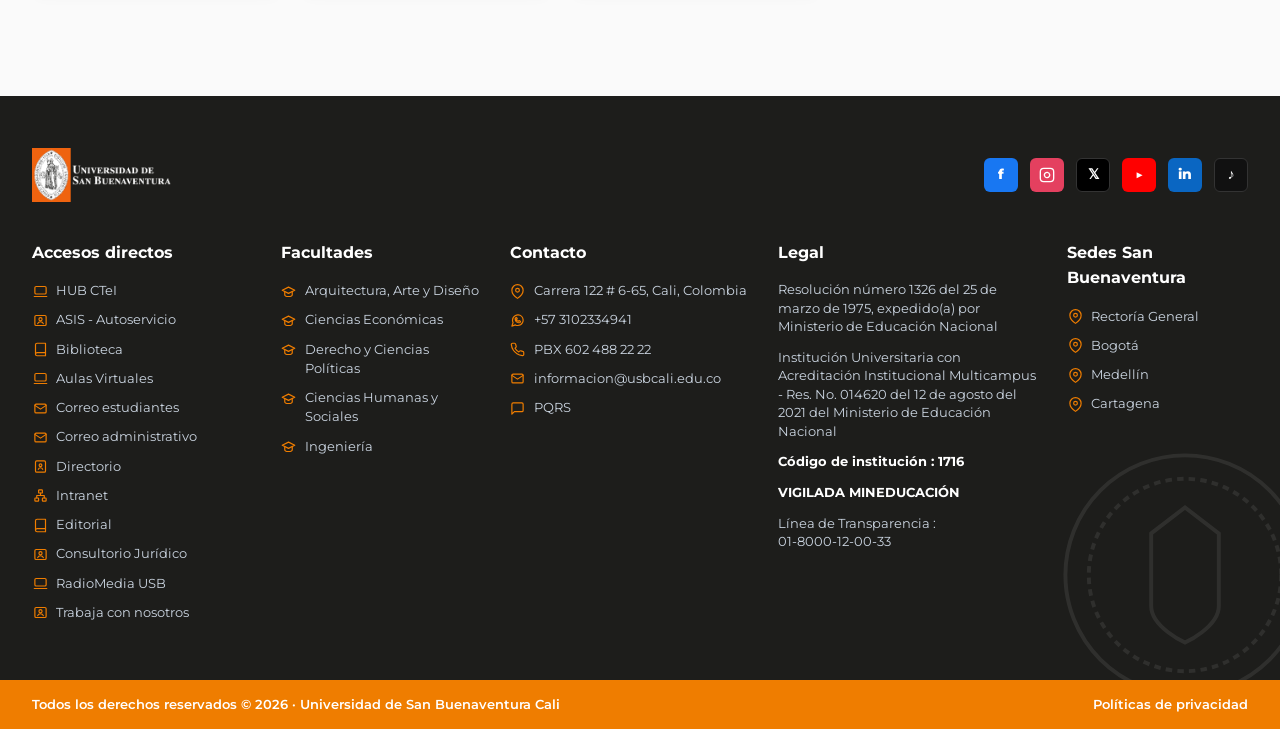
<file: programa.html>
<!DOCTYPE html>
<html lang="es">
<head>
  <meta charset="UTF-8">
  <meta name="viewport" content="width=device-width, initial-scale=1.0">
  <title>Programa Académico | USB Cali</title>
  <link rel="preconnect" href="https://fonts.googleapis.com">
  <link rel="preconnect" href="https://fonts.gstatic.com" crossorigin>
  <link href="https://fonts.googleapis.com/css2?family=Montserrat:ital,wght@0,300;0,400;0,500;0,600;0,700;0,800;1,400&display=swap" rel="stylesheet">
  <link rel="stylesheet" href="assets/css/styles.css">
</head>
<body>

  <!-- TOP BAR -->
  <div class="top-bar">
    <div class="top-bar-container">
      <ul class="top-bar-group">
        <li><strong style="color: #FFF;">Portales:</strong></li>
        <li><a href="https://usbcali.edu.co/programas/?Sfacultad=all&Stipo_programa=pregrado&search=" target="_blank" rel="noopener">Aspirantes</a></li>
        <li><a href="https://usbcali.edu.co/estudiantes/" target="_blank" rel="noopener">Estudiantes</a></li>
        <li><a href="https://usbcali.edu.co/egresados/" target="_blank" rel="noopener">Egresados</a></li>
      </ul>

      <ul class="top-bar-group">
        <li><a href="https://campus.usbco.edu.co/psp/USCS90PR/?cmd=login&languageCd=ESP&" target="_blank" rel="noopener" class="top-bar-badge">ASIS (Autoservicio)</a></li>
        <li><a href="https://aulasvirtuales.usbcali.edu.co/" target="_blank" rel="noopener">Campus Virtual</a></li>

        <li class="top-bar-dropdown">
          <button type="button" class="top-bar-dropdown-btn" aria-haspopup="true">
            Correo Institucional ▾
          </button>
          <ul class="top-bar-dropdown-menu">
            <li><a href="https://login.microsoftonline.com/" target="_blank" rel="noopener">Correo Administrativo</a></li>
            <li><a href="https://mail.google.com/a/correo.usbcali.edu.co" target="_blank" rel="noopener">Correo Estudiantes</a></li>
          </ul>
        </li>

        <li><a href="https://usbcali.edu.co/biblioteca/" target="_blank" rel="noopener">Biblioteca</a></li>
      </ul>
    </div>
  </div>

  <!-- HEADER -->
  <header>
    <div class="header-container">
      <a href="index.html"><img src="assets/img/logo-nav-dark.png" alt="USB Cali" class="logo-img"></a>
      <nav aria-label="Navegación principal">
        <ul>
          <li class="nav-dropdown">
            <a href="becas.html" class="nav-dropdown-btn">Apoyo Financiero ▾</a>
            <ul class="nav-dropdown-menu">
              <li><a href="becas.html">Becas</a></li>
              <li><a href="convenios.html">Convenios</a></li>
              <li><a href="financiacion.html">Opciones de Financiación</a></li>
            </ul>
          </li>
          <li><a href="impacto-real.html">Impacto Real</a></li>
          <li><a href="facultades.html" class="active">Facultades</a></li>
          <li><a href="vida-universitaria.html">Vida Universitaria</a></li>
          <li><a href="admisiones.html">Admisiones</a></li>
        </ul>
      </nav>
      <a href="admisiones.html" class="btn-primary">Inscríbete Hoy</a>
    </div>
  </header>

  <!-- HERO PROGRAMA -->
  <section id="prog-hero" class="program-hero-landing">
    <div class="hero-container" style="max-width: var(--max-width-desktop); text-align: left;">
      <a id="prog-back-link" href="facultades.html" class="back-link">← Volver a la Facultad</a>
      <h1 id="prog-title">Cargando Programa...</h1>
      <p id="prog-subtitle" class="subtitle"></p>

      <div class="meta-grid-5" id="prog-meta-grid"></div>
    </div>
  </section>

  <!-- LAYOUT PRINCIPAL -->
  <div class="main-layout">
    <div class="content-column">
      <h2>Empleabilidad y Proyección Profesional</h2>
      <div class="metrics-card-grid" id="prog-metrics-grid"></div>

      <h2>Plan de Estudios Destacado</h2>
      <p style="color: var(--color-text-muted); margin-bottom: 16px;">Selecciona cada bloque o semestre para explorar las asignaturas clave:</p>
      <div class="curriculum-section">
        <div class="semester-tabs" id="prog-semester-tabs"></div>
        <div class="subjects-grid" id="prog-subjects-grid"></div>
      </div>

      <h2>Diferenciales y Escenarios de Formación</h2>
      <div class="feature-grid" id="prog-features-grid"></div>
    </div>

    <!-- SIDEBAR PROCESO DE ADMISIÓN -->
    <aside>
      <div class="sidebar-card" id="prog-sidebar-card">
        <h3>Proceso de Admisión</h3>
        <p id="sidebar-fac-text" style="font-size: 0.9rem; color: var(--color-text-muted); margin-bottom: 18px;">Únete a la Universidad de San Buenaventura Cali.</p>
        <a href="admisiones.html" id="prog-cta-btn" class="btn-primary" style="width: 100%; text-align: center; margin-bottom: 18px;">Iniciar Proceso de Admisión →</a>

        <div style="border-top: 1px solid #F1F5F9; padding-top: 14px; font-size: 0.85rem; display: flex; flex-direction: column; gap: 10px;">
          <div style="display: flex; justify-content: space-between;">
            <span style="color: var(--color-text-muted);">Título Otorgado:</span>
            <strong id="sidebar-title">Título Profesional</strong>
          </div>
          <div style="display: flex; justify-content: space-between;">
            <span style="color: var(--color-text-muted);">Créditos Totales:</span>
            <strong id="sidebar-credits">145 Créditos</strong>
          </div>
          <div style="display: flex; justify-content: space-between;">
            <span style="color: var(--color-text-muted);">Ubicación:</span>
            <strong>Campus La Umbría (Pance)</strong>
          </div>
        </div>
      </div>
    </aside>
  </div>

  <!-- PACHITO WIDGET -->
  <div class="pachito-widget" title="Chatear con Pachito">
    <div class="pachito-bubble">¿Quieres conocer el pensum completo? ¡Pregúntame!</div>
    <div class="pachito-avatar-box"></div>
  </div>

  <!-- FOOTER -->
  <footer></footer>

  <script src="assets/js/faculties-data.js"></script>
  <script src="assets/js/main.js"></script>
  <script>
    let currentProgram = null;
    let currentFacultyColor = '#EF7D00';

    function renderSemesterSubjects(semIndex) {
      if (!currentProgram || !Array.isArray(currentProgram.curriculum) || !currentProgram.curriculum[semIndex]) return;

      document.querySelectorAll('#prog-semester-tabs .semester-btn').forEach((btn, idx) => {
        const active = idx === semIndex;
        btn.classList.toggle('active', active);
        btn.style.background = active ? currentFacultyColor : '#FFFFFF';
        btn.style.borderColor = active ? currentFacultyColor : 'var(--color-gray-light)';
        btn.style.color = active ? '#FFFFFF' : 'var(--color-text-dark)';
      });

      const grid = document.getElementById('prog-subjects-grid');
      const subjects = currentProgram.curriculum[semIndex].subjects || [];

      grid.innerHTML = subjects
        .map(
          (sub) => `
        <div class="subject-card">
          <span>${sub.name}</span>
          <span class="subject-tag" style="background: ${currentFacultyColor}18; color: ${currentFacultyColor};">${sub.area}</span>
        </div>
      `
        )
        .join('');
    }

    document.addEventListener('DOMContentLoaded', () => {
      if (typeof facultiesCatalog === 'undefined') return;

      const params = new URLSearchParams(window.location.search);
      const facParam = (params.get('facultad') || params.get('idFacultad') || '').toLowerCase();
      const progParam = (params.get('programa') || params.get('id') || '').toLowerCase();

      let foundProg = null;
      let foundFac = null;
      let foundLevel = 'Pregrado';

      const facultiesToSearch = facParam
        ? facultiesCatalog.filter((f) => f.id.toLowerCase() === facParam || (f.slug && f.slug.toLowerCase() === facParam))
        : facultiesCatalog;

      const pool = facultiesToSearch.length > 0 ? facultiesToSearch : facultiesCatalog;

      for (const fac of pool) {
        const pPre = (fac.pregrado || []).find((p) => p.id.toLowerCase() === progParam);
        if (pPre) {
          foundProg = pPre;
          foundFac = fac;
          foundLevel = 'Pregrado';
          break;
        }
        const pPos = (fac.posgrado || []).find((p) => p.id.toLowerCase() === progParam);
        if (pPos) {
          foundProg = pPos;
          foundFac = fac;
          foundLevel = pPos.degree || 'Posgrado';
          break;
        }
      }

      if (!foundProg) {
        foundFac = pool[0] || facultiesCatalog[0];
        foundProg = (foundFac.pregrado && foundFac.pregrado[0]) || (foundFac.posgrado && foundFac.posgrado[0]);
      }

      if (!foundProg || !foundFac) return;

      currentProgram = foundProg;
      currentFacultyColor = foundFac.color;

      document.title = `${foundProg.name} | ${foundFac.name} - USB Cali`;
      document.getElementById('prog-hero').style.background = `linear-gradient(135deg, ${foundFac.color} 0%, #1D1D1B 100%)`;
      document.getElementById('prog-back-link').href = `facultad.html?id=${encodeURIComponent(foundFac.id)}`;
      document.getElementById('prog-back-link').innerHTML = `← Volver a ${foundFac.name}`;
      document.getElementById('prog-title').textContent = foundProg.name;
      document.getElementById('prog-subtitle').textContent = foundProg.summary || '';

      document.getElementById('prog-meta-grid').innerHTML = `
        <div class="meta-box"><label>Duración</label><span>${foundProg.duration || 'Por definir'}</span></div>
        <div class="meta-box"><label>Modalidad</label><span>${foundProg.modality || 'Presencial'}</span></div>
        <div class="meta-box"><label>Facultad</label><span>${foundFac.shortName}</span></div>
        <div class="meta-box"><label>Acreditación</label><span>${foundProg.accreditation || 'Registro Calificado'}</span></div>
        <div class="meta-box"><label>Código SNIES</label><span>${foundProg.snies || 'N/A'}</span></div>
      `;

      document.getElementById('prog-sidebar-card').style.borderTopColor = foundFac.color;
      document.getElementById('prog-cta-btn').style.backgroundColor = foundFac.color;
      document.getElementById('sidebar-fac-text').textContent = `Únete a la ${foundFac.name}.`;
      document.getElementById('sidebar-title').textContent = foundProg.titleAwarded || foundProg.name;
      document.getElementById('sidebar-credits').textContent =
        foundProg.credits || (foundLevel === 'Pregrado' ? '145 Créditos' : foundLevel === 'Maestría' ? '48 Créditos' : '26 Créditos');

      const metrics = Array.isArray(foundProg.metrics) && foundProg.metrics.length > 0
        ? foundProg.metrics
        : [
            { value: foundProg.duration || '8 Semestres', title: 'Duración', sub: foundProg.modality || 'Presencial' },
            { value: foundProg.credits || '145 Créditos', title: 'Carga Académica', sub: foundLevel },
            { value: foundProg.accreditation || 'USB Cali', title: 'Respaldo Institucional', sub: foundFac.name }
          ];

      document.getElementById('prog-metrics-grid').innerHTML = metrics
        .map(
          (m) => `
        <div class="metric-card">
          <div class="metric-value" style="color: ${foundFac.color};">${m.value}</div>
          <div class="metric-title">${m.title}</div>
          <div class="metric-sub">${m.sub}</div>
        </div>
      `
        )
        .join('');

      const tabsContainer = document.getElementById('prog-semester-tabs');
      const subjectsGrid = document.getElementById('prog-subjects-grid');

      if (Array.isArray(foundProg.curriculum) && foundProg.curriculum.length > 0) {
        tabsContainer.innerHTML = foundProg.curriculum
          .map(
            (sem, idx) => `
          <button type="button" class="semester-btn ${idx === 0 ? 'active' : ''}" onclick="renderSemesterSubjects(${idx})">${sem.label}</button>
        `
          )
          .join('');
        renderSemesterSubjects(0);
      } else {
        tabsContainer.innerHTML = '';
        subjectsGrid.innerHTML = `<p style="color: var(--color-text-muted);">Consulta el plan de estudios detallado en el proceso de admisiones.</p>`;
      }

      const features = Array.isArray(foundProg.features) && foundProg.features.length > 0
        ? foundProg.features
        : (foundFac.spaces || []).map((sp) => ({
            title: sp,
            desc: `Escenario de práctica y formación vinculado a la ${foundFac.name}.`
          }));

      document.getElementById('prog-features-grid').innerHTML = features
        .map(
          (f) => `
        <div class="feature-card">
          <h4>${f.title}</h4>
          <p>${f.desc}</p>
        </div>
      `
        )
        .join('');
    });
  </script>
</body>
</html>
</file>
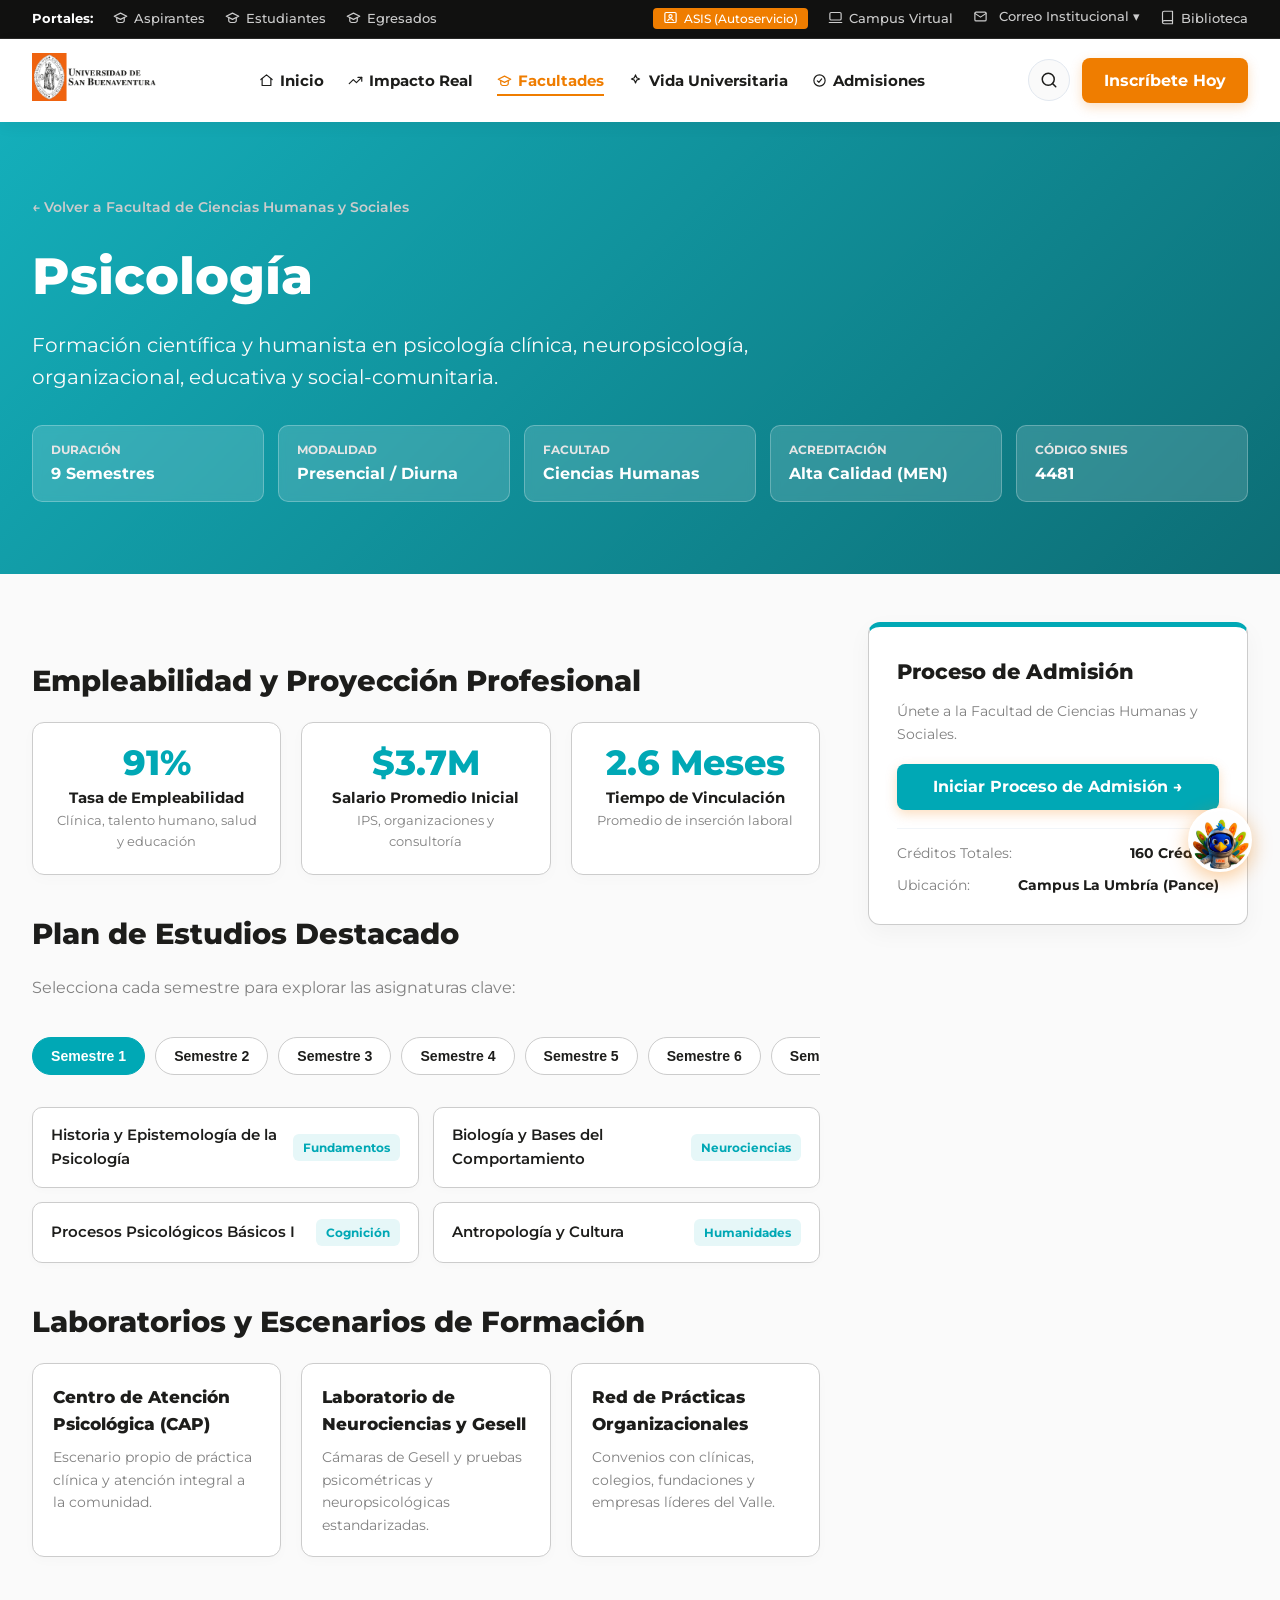
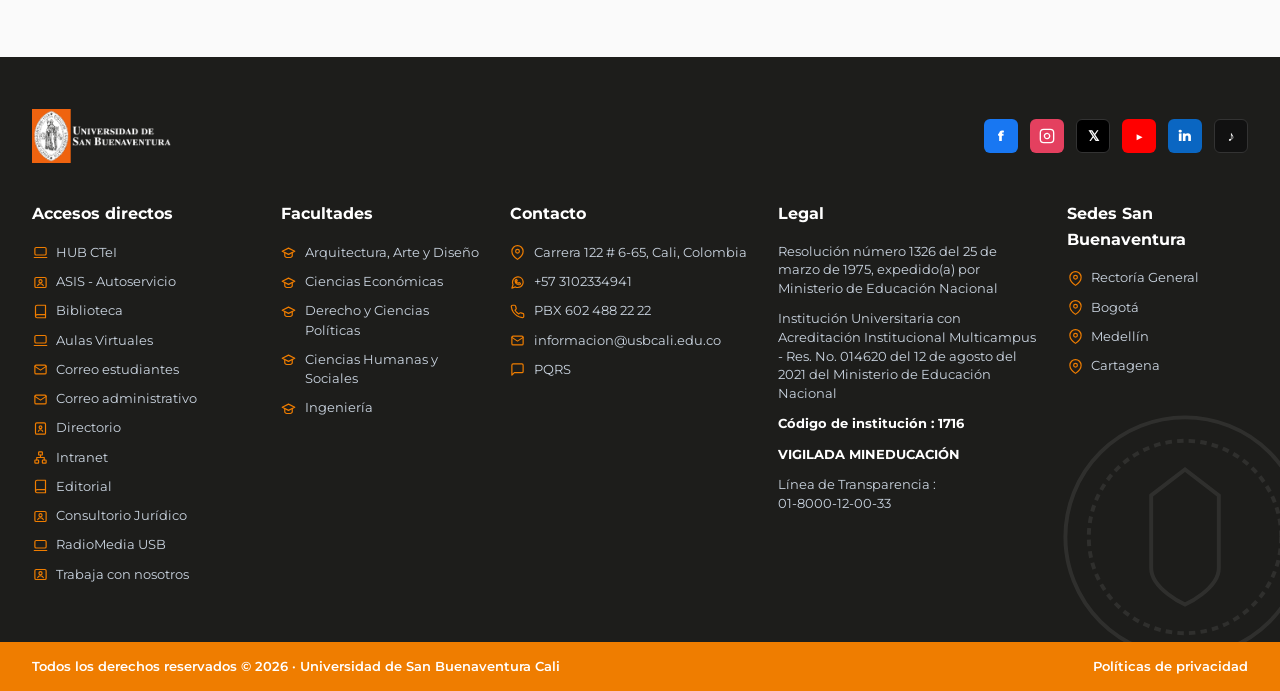
<file: psicologia.html>
<!DOCTYPE html>
<html lang="es">
<head>
  <meta charset="UTF-8">
  <meta name="viewport" content="width=device-width, initial-scale=1.0">
  <title>Psicología | USB Cali</title>
  <link rel="preconnect" href="https://fonts.googleapis.com">
  <link rel="preconnect" href="https://fonts.gstatic.com" crossorigin>
  <link href="https://fonts.googleapis.com/css2?family=Montserrat:ital,wght@0,300;0,400;0,500;0,600;0,700;0,800;1,400&display=swap" rel="stylesheet">
  <link rel="stylesheet" href="assets/css/styles.css">
</head>
<body>

  <!-- TOP BAR -->
  <div class="top-bar">
    <div class="top-bar-container">
      <ul class="top-bar-group">
        <li><strong style="color: #FFF;">Portales:</strong></li>
        <li><a href="https://usbcali.edu.co/programas/?Sfacultad=all&Stipo_programa=pregrado&search=" target="_blank">Aspirantes</a></li>
        <li><a href="https://usbcali.edu.co/estudiantes/" target="_blank">Estudiantes</a></li>
        <li><a href="https://usbcali.edu.co/egresados/" target="_blank">Egresados</a></li>
      </ul>

      <ul class="top-bar-group">
        <li><a href="https://campus.usbco.edu.co/psp/USCS90PR/?cmd=login&languageCd=ESP&" target="_blank" class="top-bar-badge">ASIS (Autoservicio)</a></li>
        <li><a href="https://aulasvirtuales.usbcali.edu.co/" target="_blank">Campus Virtual</a></li>
        
        <li class="top-bar-dropdown">
          <button type="button" class="top-bar-dropdown-btn" aria-haspopup="true">
            Correo Institucional ▾
          </button>
          <ul class="top-bar-dropdown-menu">
            <li><a href="https://login.microsoftonline.com/" target="_blank">Correo Administrativo</a></li>
            <li><a href="https://mail.google.com/a/correo.usbcali.edu.co" target="_blank">Correo Estudiantes</a></li>
          </ul>
        </li>

        <li><a href="https://usbcali.edu.co/biblioteca/" target="_blank">Biblioteca</a></li>
      </ul>
    </div>
  </div>

  <!-- HEADER -->
  <header>
    <div class="header-container">
      <a href="index.html"><img src="assets/img/logo-nav-dark.png" alt="USB Cali" class="logo-img"></a>
      <nav>
        <ul>
          <li><a href="index.html">Inicio</a></li>
          <li><a href="index.html#impacto">Impacto Real</a></li>
          <li><a href="facultades.html" class="active">Facultades</a></li>
          <li><a href="vida-universitaria.html">Vida Universitaria</a></li>
          <li><a href="admisiones.html">Admisiones</a></li>
        </ul>
      </nav>
      <a href="admisiones.html" class="btn-primary">Inscríbete Hoy</a>
    </div>
  </header>

  <!-- HERO PROGRAMA (5 TARJETAS CON SNIES AL LADO DE ACREDITACIÓN) -->
  <section class="program-hero-landing hero-psicologia">
    <div class="hero-container" style="max-width: var(--max-width-desktop);">
      <a href="facultad.html?id=humanas" class="back-link">← Volver a Facultad de Ciencias Humanas y Sociales</a>
      <h1>Psicología</h1>
      <p class="subtitle">Formación científica y humanista en psicología clínica, neuropsicología, organizacional, educativa y social-comunitaria.</p>

      <div class="meta-grid-5">
        <div class="meta-box"><label>Duración</label><span>9 Semestres</span></div>
        <div class="meta-box"><label>Modalidad</label><span>Presencial / Diurna</span></div>
        <div class="meta-box"><label>Facultad</label><span>Ciencias Humanas</span></div>
        <div class="meta-box"><label>Acreditación</label><span>Alta Calidad (MEN)</span></div>
        <div class="meta-box"><label>Código SNIES</label><span>4481</span></div>
      </div>
    </div>
  </section>

  <!-- CONTENIDO PRINCIPAL -->
  <div class="main-layout">
    <div class="content-column">
      <h2>Empleabilidad y Proyección Profesional</h2>
      <div class="metrics-card-grid">
        <div class="metric-card">
          <div class="metric-value" style="color: var(--faculty-psicologia);">91%</div>
          <div class="metric-title">Tasa de Empleabilidad</div>
          <div class="metric-sub">Clínica, talento humano, salud y educación</div>
        </div>
        <div class="metric-card">
          <div class="metric-value" style="color: var(--faculty-psicologia);">$3.7M</div>
          <div class="metric-title">Salario Promedio Inicial</div>
          <div class="metric-sub">IPS, organizaciones y consultoría</div>
        </div>
        <div class="metric-card">
          <div class="metric-value" style="color: var(--faculty-psicologia);">2.6 Meses</div>
          <div class="metric-title">Tiempo de Vinculación</div>
          <div class="metric-sub">Promedio de inserción laboral</div>
        </div>
      </div>

      <h2>Plan de Estudios Destacado</h2>
      <p style="color: var(--color-text-muted); margin-bottom: 16px;">Selecciona cada semestre para explorar las asignaturas clave:</p>
      <div class="curriculum-section">
        <div class="semester-tabs" id="psi-tabs"></div>
        <div class="subjects-grid" id="psi-subjects"></div>
      </div>

      <h2>Laboratorios y Escenarios de Formación</h2>
      <div class="feature-grid">
        <div class="feature-card">
          <h4>Centro de Atención Psicológica (CAP)</h4>
          <p>Escenario propio de práctica clínica y atención integral a la comunidad.</p>
        </div>
        <div class="feature-card">
          <h4>Laboratorio de Neurociencias y Gesell</h4>
          <p>Cámaras de Gesell y pruebas psicométricas y neuropsicológicas estandarizadas.</p>
        </div>
        <div class="feature-card">
          <h4>Red de Prácticas Organizacionales</h4>
          <p>Convenios con clínicas, colegios, fundaciones y empresas líderes del Valle.</p>
        </div>
      </div>
    </div>

    <!-- SIDEBAR PROCESO DE ADMISIÓN (SIN SNIES) -->
    <aside>
      <div class="sidebar-card" style="border-top-color: var(--faculty-psicologia);">
        <h3>Proceso de Admisión</h3>
        <p style="font-size: 0.9rem; color: var(--color-text-muted); margin-bottom: 18px;">Únete a la Facultad de Ciencias Humanas y Sociales.</p>
        <a href="admisiones.html" class="btn-primary" style="width: 100%; text-align: center; background-color: var(--faculty-psicologia); margin-bottom: 18px;">Iniciar Proceso de Admisión →</a>

        <div style="border-top: 1px solid #F1F5F9; padding-top: 14px; font-size: 0.85rem; display: flex; flex-direction: column; gap: 10px;">
          <div style="display: flex; justify-content: space-between;">
            <span style="color: var(--color-text-muted);">Créditos Totales:</span>
            <strong>160 Créditos</strong>
          </div>
          <div style="display: flex; justify-content: space-between;">
            <span style="color: var(--color-text-muted);">Ubicación:</span>
            <strong>Campus La Umbría (Pance)</strong>
          </div>
        </div>
      </div>
    </aside>
  </div>

  <!-- PACHITO WIDGET -->
  <div class="pachito-widget" onclick="window.location.href='admisiones.html'">
    <div class="pachito-bubble">¿Quieres estudiar Psicología? ¡Te asesoro!</div>
    <div class="pachito-avatar-box"></div>
  </div>

  <!-- FOOTER -->
  <footer>
    <div class="footer-container">
      <div class="footer-col">
        <h4>USB Cali</h4>
        <p>Cra. 122 #6-65, Barrio Pance, Cali, Valle del Cauca.</p>
        <p>Acreditación Institucional de Alta Calidad.</p>
      </div>
      <div class="footer-col">
        <h4>Portales y Servicios</h4>
        <a href="https://campus.usbco.edu.co/psp/USCS90PR/?cmd=login&languageCd=ESP&">Portal ASIS</a>
        <a href="https://aulasvirtuales.usbcali.edu.co/">Campus Virtual</a>
        <a href="https://usbcali.edu.co/biblioteca/">Biblioteca Digital</a>
      </div>
      <div class="footer-col">
        <h4>Admisiones</h4>
        <a href="admisiones.html">Simulador de Becas ICFES</a>
        <a href="admisiones.html">Inscripciones Abiertas</a>
        <a href="vida-universitaria.html">Visitas Guiadas</a>
      </div>
      <div class="footer-col">
        <h4>Contacto</h4>
        <p>PBX: +57 (602) 488 2222</p>
        <p>Línea Gratuita Nacional: 01 8000 124 350</p>
      </div>
    </div>
    <div class="copyright">© 2026 Universidad de San Buenaventura Cali. Todos los derechos reservados.</div>
  </footer>

  <script src="assets/js/main.js"></script>
  <script>
    const psiCurriculum = [
      { label: "Semestre 1", subjects: [{ name: "Historia y Epistemología de la Psicología", area: "Fundamentos" }, { name: "Biología y Bases del Comportamiento", area: "Neurociencias" }, { name: "Procesos Psicológicos Básicos I", area: "Cognición" }, { name: "Antropología y Cultura", area: "Humanidades" }] },
      { label: "Semestre 2", subjects: [{ name: "Neuroanatomía y Neurofisiología", area: "Neurociencias" }, { name: "Procesos Psicológicos Básicos II", area: "Cognición" }, { name: "Psicología del Desarrollo I (Infancia)", area: "Desarrollo" }, { name: "Estadística Aplicada a Ciencias Sociales", area: "Investigación" }] },
      { label: "Semestre 3", subjects: [{ name: "Psicología del Desarrollo II (Adolescencia y Adultez)", area: "Desarrollo" }, { name: "Enfoque Cognitivo-Conductual", area: "Enfoques" }, { name: "Enfoque Psicoanalítico y Psicodinámico", area: "Enfoques" }, { name: "Metodología de Investigación Cuantitativa", area: "Investigación" }] },
      { label: "Semestre 4", subjects: [{ name: "Enfoque Humanista y Sistémico", area: "Enfoques" }, { name: "Psicometría y Medición Psicológica", area: "Evaluación" }, { name: "Psicología Social y Comunitaria", area: "Social" }, { name: "Metodología de Investigación Cualitativa", area: "Investigación" }] },
      { label: "Semestre 5", subjects: [{ name: "Psicopatología General", area: "Clínica" }, { name: "Evaluación y Diagnóstico Psicológico", area: "Evaluación" }, { name: "Psicología Organizacional y del Trabajo", area: "Organizacional" }, { name: "Neuropsicología Clínica", area: "Neurociencias" }] },
      { label: "Semestre 6", subjects: [{ name: "Psicología Educativa y del Aprendizaje", area: "Educativa" }, { name: "Entrevista e Intervención Clínica", area: "Clínica" }, { name: "Gestión del Talento Humano", area: "Organizacional" }, { name: "Seminario de Investigación I", area: "Investigación" }] },
      { label: "Semestre 7", subjects: [{ name: "Psicología Jurídica y Forense", area: "Jurídica" }, { name: "Intervención Psicosocial y Comunitaria", area: "Social" }, { name: "Seminario de Investigación II", area: "Investigación" }, { name: "Electiva de Profundización I", area: "Énfasis" }] },
      { label: "Semestre 8", subjects: [{ name: "Práctica Profesional I (CAP / Escenario Externo)", area: "Práctica" }, { name: "Ética y Bioética del Psicólogo", area: "Ética" }, { name: "Anteproyecto de Grado", area: "Investigación" }, { name: "Electiva de Profundización II", area: "Énfasis" }] },
      { label: "Semestre 9", subjects: [{ name: "Práctica Profesional II", area: "Práctica" }, { name: "Trabajo de Grado en Psicología", area: "Grado" }, { name: "Seminario de Casos Clínicos y Organizacionales", area: "Síntesis" }, { name: "Electiva de Profundización III", area: "Énfasis" }] }
    ];

    function renderPSI(idx) {
      document.querySelectorAll('#psi-tabs .semester-btn').forEach((b, i) => {
        b.classList.toggle('active', i === idx);
        b.style.background = i === idx ? 'var(--faculty-psicologia)' : '#FFF';
        b.style.borderColor = i === idx ? 'var(--faculty-psicologia)' : 'var(--color-gray-light)';
        b.style.color = i === idx ? '#FFF' : 'var(--color-text-dark)';
      });
      document.getElementById('psi-subjects').innerHTML = psiCurriculum[idx].subjects.map(s => `
        <div class="subject-card">
          <span>${s.name}</span>
          <span class="subject-tag" style="background: #E6F7F8; color: var(--faculty-psicologia);">${s.area}</span>
        </div>
      `).join('');
    }

    document.addEventListener('DOMContentLoaded', () => {
      document.getElementById('psi-tabs').innerHTML = psiCurriculum.map((s, i) => `<button type="button" class="semester-btn" onclick="renderPSI(${i})">${s.label}</button>`).join('');
      renderPSI(0);
    });
  </script>
</body>
</html>
</file>
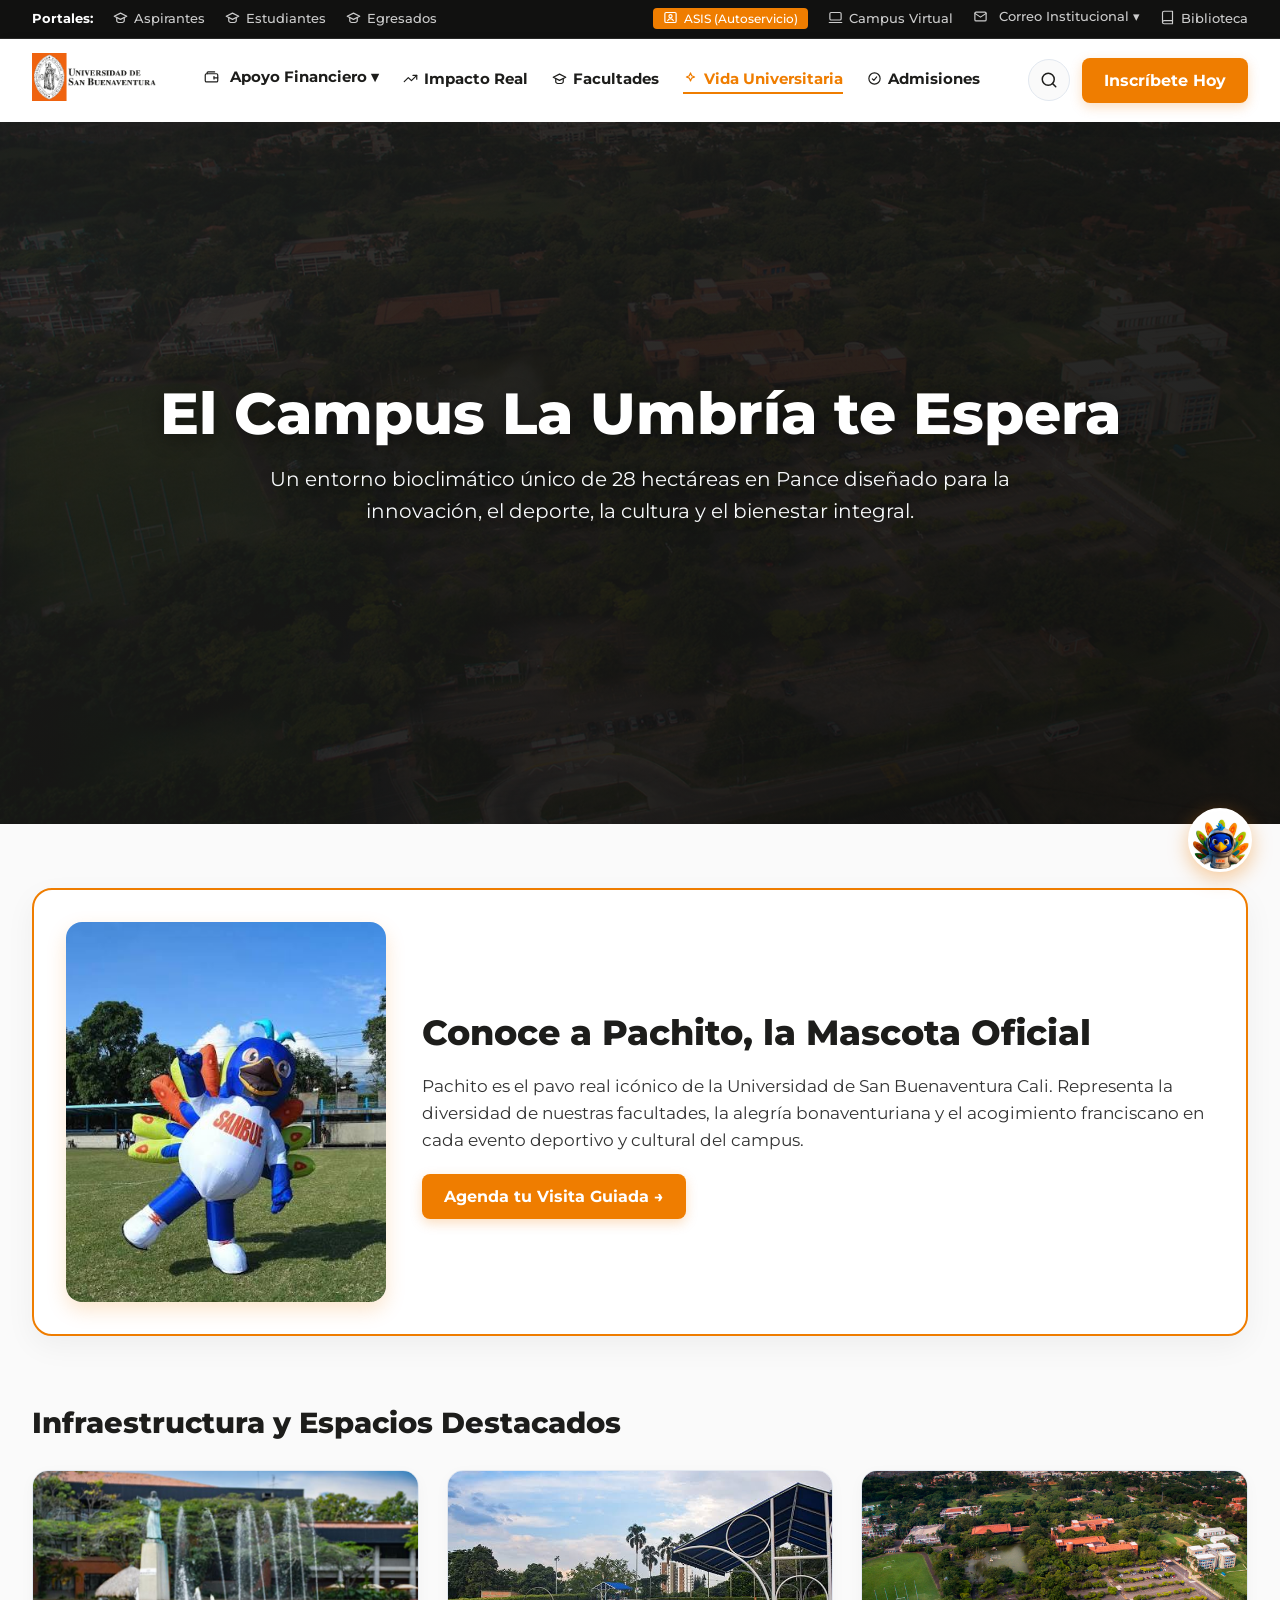
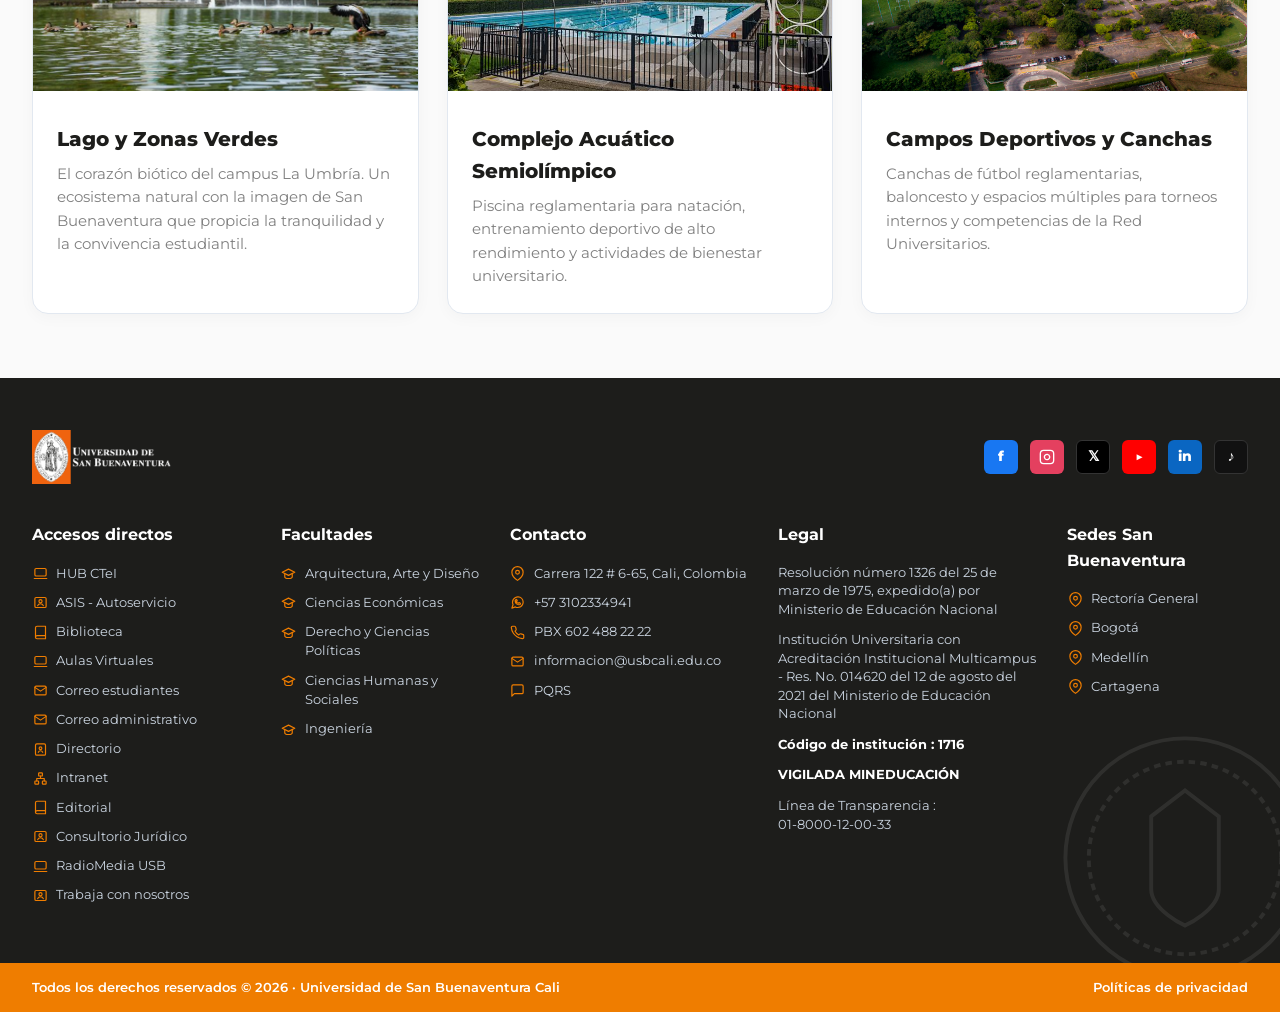
<file: vida-universitaria.html>
<!DOCTYPE html>
<html lang="es">
<head>
  <meta charset="UTF-8">
  <meta name="viewport" content="width=device-width, initial-scale=1.0">
  <title>Vida Universitaria y Campus | USB Cali</title>
  <link rel="preconnect" href="https://fonts.googleapis.com">
  <link rel="preconnect" href="https://fonts.gstatic.com" crossorigin>
  <link href="https://fonts.googleapis.com/css2?family=Montserrat:ital,wght@0,300;0,400;0,500;0,600;0,700;0,800;1,400&display=swap" rel="stylesheet">
  <link rel="stylesheet" href="assets/css/styles.css">
</head>
<body>

 <!-- TOP BAR -->
  <div class="top-bar">
    <div class="top-bar-container">
      <ul class="top-bar-group">
        <li><strong style="color: #FFF;">Portales:</strong></li>
        <li><a href="https://usbcali.edu.co/programas/?Sfacultad=all&Stipo_programa=pregrado&search=" target="_blank">Aspirantes</a></li>
        <li><a href="https://usbcali.edu.co/estudiantes/" target="_blank">Estudiantes</a></li>
        <li><a href="https://usbcali.edu.co/egresados/" target="_blank">Egresados</a></li>
      </ul>

      <ul class="top-bar-group">
        <li><a href="https://campus.usbco.edu.co/psp/USCS90PR/?cmd=login&languageCd=ESP&" target="_blank" class="top-bar-badge">ASIS (Autoservicio)</a></li>
        <li><a href="https://aulasvirtuales.usbcali.edu.co/" target="_blank">Campus Virtual</a></li>
        
        <li class="top-bar-dropdown">
          <button type="button" class="top-bar-dropdown-btn" aria-haspopup="true">
            Correo Institucional ▾
          </button>
          <ul class="top-bar-dropdown-menu">
            <li><a href="https://login.microsoftonline.com/" target="_blank">Correo Administrativo</a></li>
            <li><a href="https://mail.google.com/a/correo.usbcali.edu.co" target="_blank">Correo Estudiantes</a></li>
          </ul>
        </li>

        <li><a href="https://usbcali.edu.co/biblioteca/" target="_blank">Biblioteca</a></li>
      </ul>
    </div>
  </div>

  <!-- HEADER -->
  <header>
    <div class="header-container">
      <a href="index.html"><img src="assets/img/logo-nav-dark.png" alt="USB Cali" class="logo-img"></a>
      <nav>
        <ul>
          <li class="nav-dropdown">
            <a href="becas.html" class="nav-dropdown-btn">Apoyo Financiero ▾</a>
            <ul class="nav-dropdown-menu">
              <li><a href="becas.html">Becas</a></li>
              <li><a href="convenios.html">Convenios</a></li>
              <li><a href="financiacion.html">Opciones de Financiación</a></li>
            </ul>
          </li>
          <li><a href="impacto-real.html">Impacto Real</a></li>
          <li><a href="facultades.html">Facultades</a></li>
          <li><a href="vida-universitaria.html">Vida Universitaria</a></li>
          <li><a href="admisiones.html">Admisiones</a></li>
        </ul>
      </nav>
      <a href="admisiones.html" class="btn-primary">Inscríbete Hoy</a>
    </div>
  </header>
  <!-- HERO CAMPUS -->
  <section class="hero-main" style="background: linear-gradient(135deg, rgba(29, 29, 27, 0.88) 0%, rgba(17, 17, 16, 0.94) 100%), url('assets/img/USB DRON.jpg'); background-size: cover; background-position: center;">
    <div class="hero-container">
      <h1>El Campus La Umbría te Espera</h1>
      <p>Un entorno bioclimático único de 28 hectáreas en Pance diseñado para la innovación, el deporte, la cultura y el bienestar integral.</p>
    </div>
  </section>

  <main class="programs-section">
    <div style="background: #FFFFFF; border-radius: 20px; padding: 32px; display: grid; grid-template-columns: 320px 1fr; gap: 36px; align-items: center; margin-bottom: 64px; border: 2px solid var(--color-accent-orange); box-shadow: 0 10px 30px rgba(0,0,0,0.05);">
      <img src="assets/img/pachito cancha.jpg" alt="Pachito Mascota USB" style="width: 100%; height: 380px; object-fit: cover; border-radius: 16px; box-shadow: 0 8px 20px rgba(239, 125, 0, 0.2);">
      <div>
        <h2 style="font-size: 2.2rem; color: var(--color-primary-black); font-weight: 800; margin-bottom: 12px;">Conoce a Pachito, la Mascota Oficial</h2>
        <p style="font-size: 1.05rem; color: var(--color-gray-dark); margin-bottom: 20px;">Pachito es el pavo real icónico de la Universidad de San Buenaventura Cali. Representa la diversidad de nuestras facultades, la alegría bonaventuriana y el acogimiento franciscano en cada evento deportivo y cultural del campus.</p>
        <a href="admisiones.html" class="btn-primary" style="display: inline-block; text-decoration: none;">Agenda tu Visita Guiada →</a>
      </div>
    </div>

    <h2 style="color: var(--color-primary-black); font-size: 1.8rem; font-weight: 800; margin-bottom: 24px;">Infraestructura y Espacios Destacados</h2>
    <div style="display: grid; grid-template-columns: repeat(3, 1fr); gap: 28px; margin-bottom: 64px;">
      <div style="background: #FFFFFF; border-radius: 16px; overflow: hidden; border: 1px solid #E2E8F0; box-shadow: 0 4px 15px rgba(0,0,0,0.03);">
        <img src="assets/img/LAGO.jpg" alt="Lago Franciscano USB" style="width: 100%; height: 220px; object-fit: cover;">
        <div style="padding: 24px;">
          <h3 style="font-size: 1.25rem; color: var(--color-primary-black); font-weight: 800; margin-bottom: 8px;">Lago y Zonas Verdes</h3>
          <p style="font-size: 0.92rem; color: var(--color-text-muted);">El corazón biótico del campus La Umbría. Un ecosistema natural con la imagen de San Buenaventura que propicia la tranquilidad y la convivencia estudiantil.</p>
        </div>
      </div>

      <div style="background: #FFFFFF; border-radius: 16px; overflow: hidden; border: 1px solid #E2E8F0; box-shadow: 0 4px 15px rgba(0,0,0,0.03);">
        <img src="assets/img/PISCINA.jpg" alt="Piscina Semiolímpica USB" style="width: 100%; height: 220px; object-fit: cover;">
        <div style="padding: 24px;">
          <h3 style="font-size: 1.25rem; color: var(--color-primary-black); font-weight: 800; margin-bottom: 8px;">Complejo Acuático Semiolímpico</h3>
          <p style="font-size: 0.92rem; color: var(--color-text-muted);">Piscina reglamentaria para natación, entrenamiento deportivo de alto rendimiento y actividades de bienestar universitario.</p>
        </div>
      </div>

      <div style="background: #FFFFFF; border-radius: 16px; overflow: hidden; border: 1px solid #E2E8F0; box-shadow: 0 4px 15px rgba(0,0,0,0.03);">
        <img src="assets/img/USB DRON.jpg" alt="Canchas y Campos Deportivos" style="width: 100%; height: 220px; object-fit: cover;">
        <div style="padding: 24px;">
          <h3 style="font-size: 1.25rem; color: var(--color-primary-black); font-weight: 800; margin-bottom: 8px;">Campos Deportivos y Canchas</h3>
          <p style="font-size: 0.92rem; color: var(--color-text-muted);">Canchas de fútbol reglamentarias, baloncesto y espacios múltiples para torneos internos y competencias de la Red Universitarios.</p>
        </div>
      </div>
    </div>
  </main>

  <div class="pachito-widget" onclick="window.location.href='admisiones.html'">
    <div class="pachito-bubble">¡Ven a conocer el campus en persona!</div>
    <div class="pachito-avatar-box"></div>
  </div>

  <footer>
    <div class="footer-container">
      <div class="footer-col">
        <h4>USB Cali</h4>
        <p>Cra. 122 #6-65, Barrio Pance, Cali, Valle del Cauca.</p>
      </div>
      <div class="footer-col">
        <h4>Portales y Servicios</h4>
        <a href="https://campus.usbco.edu.co/psp/USCS90PR/?cmd=login&languageCd=ESP&">Portal ASIS</a>
        <a href="https://aulasvirtuales.usbcali.edu.co/">Campus Virtual</a>
      </div>
      <div class="footer-col">
        <h4>Admisiones</h4>
        <a href="admisiones.html">Simulador de Becas ICFES</a>
        <a href="admisiones.html">Inscripciones Abiertas</a>
      </div>
      <div class="footer-col">
        <h4>Contacto</h4>
        <p>PBX: +57 (602) 488 2222</p>
      </div>
    </div>
    <div class="copyright">© 2026 Universidad de San Buenaventura Cali. Todos los derechos reservados.</div>
  </footer>

  <script src="assets/js/main.js"></script>
</body>
</html>
</file>
<file: assets/css/styles.css>
/* ==========================================================================
   REDISEÑO INSTITUCIONAL WEB - UNIVERSIDAD DE SAN BUENAVENTURA CALI
   Estilos CSS unificados con Manual de Identidad de Marca Oficial (2026)
   ========================================================================== */

@import url('https://fonts.googleapis.com/css2?family=Montserrat:ital,wght@0,300;0,400;0,500;0,600;0,700;0,800;1,400&display=swap');

:root {
  /* --- PALETA PRIMARIA OFICIAL USB CALI --- */
  --color-primary-orange: #EF7D00;
  --color-primary-black: #1D1D1B;

  /* --- PALETA SECUNDARIA Y NEUTROS OFICIALES --- */
  --color-orange-dark: #EF610F;
  --color-yellow-warm: #F8AB15;
  --color-gray-dark: #333333;
  --color-gray-medium: #808080;
  --color-gray-light: #CCCCCC;
  --color-bg-light: #FAFAFA;
  --color-card-bg: #FFFFFF;

  --color-primary-blue: #1D1D1B;
  --color-blue-dark: #111110;
  --color-accent-orange: #EF7D00;
  --color-text-dark: #1D1D1B;
  --color-text-muted: #808080;

  --max-width-desktop: 1440px;

  /* --- IDENTIDAD CROMÁTICA POR FACULTAD --- */
  --faculty-multimedia: #8B008B;
  --faculty-ingenieria: #7A1C79;
  --faculty-derecho: #EF7D00;
  --faculty-psicologia: #00A8B5;
  --faculty-humanas: #00829B;
  --faculty-mercadeo: #7CB342;
  --faculty-economicas: #008751;
  --faculty-arquitectura: #D9531E;
}

/* ==========================================================================
   RESET Y REGLAS GENERALES
   ========================================================================== */
*, *::before, *::after {
  box-sizing: border-box;
  margin: 0;
  padding: 0;
}

html {
  overflow-x: clip;
  width: 100%;
  scroll-behavior: smooth;
}

body {
  font-family: 'Montserrat', -apple-system, BlinkMacSystemFont, sans-serif;
  background-color: var(--color-bg-light);
  color: var(--color-text-dark);
  line-height: 1.6;
  width: 100%;
  overflow-x: clip;
  -webkit-font-smoothing: antialiased;
}

/* --- TOP BAR --- */
.top-bar {
  background-color: var(--color-blue-dark);
  color: #CCCCCC;
  font-size: 0.82rem;
  padding: 8px 32px;
  border-bottom: 1px solid rgba(255, 255, 255, 0.1);
  width: 100%;
}

.top-bar-container {
  max-width: var(--max-width-desktop);
  margin: 0 auto;
  display: flex;
  justify-content: space-between;
  align-items: center;
  width: 100%;
}

.top-bar-group {
  display: flex;
  gap: 20px;
  list-style: none;
  align-items: center;
}

.top-bar a {
  color: #CCCCCC;
  text-decoration: none;
  font-weight: 500;
  transition: color 0.2s;
}

.top-bar a:hover {
  color: var(--color-accent-orange);
}

.top-bar-badge {
  background-color: var(--color-accent-orange);
  color: #FFFFFF !important;
  padding: 3px 10px;
  border-radius: 4px;
  font-weight: 700;
  font-size: 0.78rem;
}

/* --- DROPDOWN CORREO INSTITUCIONAL (TOP BAR) --- */
.top-bar-dropdown {
  position: relative;
  display: inline-block;
}

.top-bar-dropdown-btn {
  color: #CCCCCC;
  text-decoration: none;
  font-weight: 500;
  cursor: pointer;
  display: inline-flex;
  align-items: center;
  gap: 5px;
  background: none;
  border: none;
  font-family: inherit;
  font-size: inherit;
  padding: 0;
  transition: color 0.2s;
}

.top-bar-dropdown-btn:hover,
.top-bar-dropdown:hover .top-bar-dropdown-btn {
  color: var(--color-accent-orange);
}

.top-bar-dropdown-menu {
  display: none;
  position: absolute;
  top: 100%;
  right: 0;
  margin-top: 8px;
  background-color: var(--color-primary-black);
  min-width: 205px;
  border-radius: 8px;
  box-shadow: 0 8px 24px rgba(0, 0, 0, 0.35);
  border: 1px solid rgba(255, 255, 255, 0.12);
  border-top: 3px solid var(--color-accent-orange);
  z-index: 1000;
  overflow: hidden;
  list-style: none;
  padding: 6px 0;
}

.top-bar-dropdown::after {
  content: '';
  position: absolute;
  top: 100%;
  left: 0;
  width: 100%;
  height: 10px;
}

.top-bar-dropdown:hover .top-bar-dropdown-menu,
.top-bar-dropdown:focus-within .top-bar-dropdown-menu {
  display: block;
}

.top-bar-dropdown-menu li a {
  display: block;
  padding: 9px 16px;
  color: #E5E5E5 !important;
  font-size: 0.82rem;
  font-weight: 600;
  text-decoration: none;
  transition: background-color 0.2s, color 0.2s, padding-left 0.2s;
}

.top-bar-dropdown-menu li a:hover {
  background-color: rgba(239, 125, 0, 0.15);
  color: var(--color-accent-orange) !important;
  padding-left: 20px;
}

/* --- BANNER DE EVENTO --- */
.promo-banner {
  background: linear-gradient(90deg, var(--color-orange-dark) 0%, var(--color-accent-orange) 100%);
  color: #FFFFFF;
  padding: 12px 32px;
  font-size: 0.9rem;
  font-weight: 700;
  box-shadow: 0 2px 10px rgba(0,0,0,0.1);
  width: 100%;
}

.promo-container {
  max-width: var(--max-width-desktop);
  margin: 0 auto;
  display: flex;
  justify-content: space-between;
  align-items: center;
  gap: 16px;
  width: 100%;
}

.promo-tag {
  background: #FFFFFF;
  color: var(--color-orange-dark);
  padding: 3px 10px;
  border-radius: 4px;
  font-size: 0.78rem;
  text-transform: uppercase;
  margin-right: 8px;
  font-weight: 800;
}

.btn-promo {
  background: var(--color-primary-black);
  color: #FFFFFF;
  padding: 8px 18px;
  border-radius: 6px;
  text-decoration: none;
  font-size: 0.85rem;
  font-weight: 800;
  white-space: nowrap;
  transition: background 0.2s;
}

.btn-promo:hover {
  background: #000000;
}

/* --- HEADER PRINCIPAL --- */
header {
  background-color: #FFFFFF;
  box-shadow: 0 4px 15px rgba(0,0,0,0.05);
  position: sticky;
  top: 0;
  z-index: 100;
  width: 100%;
}

.header-container {
  max-width: var(--max-width-desktop);
  margin: 0 auto;
  padding: 14px 32px;
  display: flex;
  justify-content: space-between;
  align-items: center;
  width: 100%;
}

.logo-img {
  height: 48px;
  width: auto;
}

nav ul {
  display: flex;
  list-style: none;
  gap: 24px;
}

nav a {
  color: var(--color-text-dark);
  text-decoration: none;
  font-weight: 700;
  font-size: 0.92rem;
  padding-bottom: 4px;
  border-bottom: 2px solid transparent;
  transition: color 0.2s, border-color 0.2s;
}

nav a:hover, nav a.active {
  color: var(--color-accent-orange);
  border-bottom-color: var(--color-accent-orange);
}

.header-actions {
  display: flex;
  align-items: center;
  gap: 12px;
}

.header-search-trigger {
  width: 42px;
  height: 42px;
  border-radius: 50%;
  border: 1.5px solid #E2E8F0;
  background: #FAFAFA;
  color: var(--color-primary-black);
  display: inline-flex;
  align-items: center;
  justify-content: center;
  cursor: pointer;
  transition: all 0.2s ease;
}

.header-search-trigger:hover,
.header-search-trigger.active {
  background: var(--color-accent-orange);
  color: #FFFFFF;
  border-color: var(--color-accent-orange);
  transform: translateY(-1px);
}

/* --- DROPDOWN EN NAVEGACIÓN PRINCIPAL (APOYO FINANCIERO) --- */
.nav-dropdown {
  position: relative;
  display: inline-block;
}

.nav-dropdown-btn {
  display: inline-flex;
  align-items: center;
  gap: 5px;
  cursor: pointer;
}

.nav-dropdown::after {
  content: '';
  position: absolute;
  top: 100%;
  left: 0;
  width: 100%;
  height: 14px;
}

.nav-dropdown-menu {
  display: none !important;
  position: absolute;
  top: 100%;
  left: 0;
  margin-top: 12px;
  background-color: #FFFFFF;
  min-width: 240px;
  border-radius: 10px;
  box-shadow: 0 10px 28px rgba(0, 0, 0, 0.14);
  border: 1px solid #E2E8F0;
  border-top: 3px solid var(--color-accent-orange);
  z-index: 1000;
  overflow: hidden;
  list-style: none;
  padding: 6px 0;
  flex-direction: column;
  gap: 0;
}

.nav-dropdown:hover .nav-dropdown-menu,
.nav-dropdown:focus-within .nav-dropdown-menu {
  display: flex !important;
}

.nav-dropdown-menu li {
  width: 100%;
}

.nav-dropdown-menu li a {
  display: block;
  padding: 10px 18px;
  color: var(--color-primary-black);
  font-size: 0.88rem;
  font-weight: 700;
  text-decoration: none;
  border-bottom: none;
  transition: background-color 0.2s, color 0.2s, padding-left 0.2s;
}

.nav-dropdown-menu li a:hover {
  background-color: rgba(239, 125, 0, 0.1);
  color: var(--color-accent-orange);
  padding-left: 22px;
}

.btn-primary {
  background-color: var(--color-accent-orange);
  color: #FFFFFF;
  padding: 10px 22px;
  border-radius: 8px;
  text-decoration: none;
  font-weight: 700;
  border: none;
  cursor: pointer;
  box-shadow: 0 4px 12px rgba(239, 125, 0, 0.25);
  transition: transform 0.2s, background 0.2s;
  display: inline-block;
}

.btn-primary:hover {
  transform: translateY(-2px);
  background-color: var(--color-orange-dark);
}

/* --- PANEL DE BÚSQUEDA GLOBAL RÁPIDA --- */
.global-search-panel {
  display: none;
  background: #FFFFFF;
  border-bottom: 3px solid var(--color-accent-orange);
  box-shadow: 0 18px 40px rgba(0, 0, 0, 0.16);
  padding: 20px 32px 24px;
  position: relative;
  z-index: 99;
}

.global-search-panel.open {
  display: block;
  animation: chatPopIn 0.2s ease-out;
}

.global-search-inner {
  max-width: 920px;
  margin: 0 auto;
}

.global-search-bar {
  display: flex;
  align-items: center;
  gap: 12px;
  background: #FAFAFA;
  border: 2px solid var(--color-accent-orange);
  border-radius: 12px;
  padding: 10px 16px;
}

.global-search-bar input {
  flex: 1;
  border: none;
  background: transparent;
  outline: none;
  font-family: inherit;
  font-size: 1rem;
  color: var(--color-text-dark);
}

.global-search-close {
  background: transparent;
  border: none;
  font-size: 1.1rem;
  font-weight: 800;
  color: var(--color-text-muted);
  cursor: pointer;
}

.global-search-results {
  margin-top: 14px;
  display: grid;
  grid-template-columns: repeat(auto-fill, minmax(260px, 1fr));
  gap: 12px;
}

.global-search-item {
  background: #FAFAFA;
  border: 1px solid #E2E8F0;
  border-radius: 10px;
  padding: 12px 14px;
  text-decoration: none;
  color: var(--color-text-dark);
  transition: border-color 0.2s, transform 0.2s;
}

.global-search-item:hover {
  border-color: var(--color-accent-orange);
  transform: translateY(-2px);
}

.global-search-item small {
  display: block;
  font-size: 0.72rem;
  font-weight: 800;
  color: var(--color-accent-orange);
  text-transform: uppercase;
}

.global-search-item strong {
  display: block;
  font-size: 0.92rem;
  margin-top: 2px;
}

.global-search-empty {
  grid-column: 1 / -1;
  background: #FFF7ED;
  border: 1px solid #FDBA74;
  color: #9A3412;
  padding: 14px 18px;
  border-radius: 10px;
  font-size: 0.9rem;
  font-weight: 600;
}

/* --- HEROES GENERALES (BANNER MÁS ALTO Y LLAMATIVO) --- */
.hero-main {
  position: relative;
  background:
    linear-gradient(180deg, rgba(17, 17, 16, 0.35) 0%, rgba(17, 17, 16, 0.72) 100%),
    url('../img/USB DRON.jpg');
  background-size: cover;
  background-position: center 45%;
  background-repeat: no-repeat;
  color: #FFFFFF;
  min-height: 78vh;
  height: 650px;
  padding: 112px 32px;
  display: flex;
  align-items: center;
  justify-content: center;
  text-align: center;
  width: 100%;
  overflow: hidden;
}

.hero-event-bg {
  background:
    linear-gradient(135deg, rgba(239, 125, 0, 0.84) 0%, rgba(29, 29, 27, 0.90) 100%),
    url('../img/USB DRON.jpg');
  background-size: cover;
  background-position: center;
}

.hero-container {
  position: relative;
  z-index: 2;
  max-width: 1040px;
  margin: 0 auto;
  width: 100%;
}

.hero-eyebrow {
  display: inline-block;
  background: rgba(239, 125, 0, 0.24);
  border: 1px solid rgba(255, 228, 196, 0.75);
  color: #FFE4C4;
  font-size: 0.82rem;
  font-weight: 700;
  letter-spacing: 0.4px;
  padding: 6px 16px;
  border-radius: 50px;
  margin-bottom: 18px;
  backdrop-filter: blur(4px);
}

.hero-main h1 {
  font-size: 3.6rem;
  font-weight: 800;
  margin-bottom: 18px;
  line-height: 1.12;
  word-wrap: break-word;
  text-shadow: 0 4px 20px rgba(0, 0, 0, 0.45);
}

.hero-main p {
  font-size: 1.25rem;
  color: #F8FAFC;
  max-width: 820px;
  margin: 0 auto 38px;
  text-shadow: 0 2px 12px rgba(0, 0, 0, 0.45);
}

.search-box {
  background: #FFFFFF;
  padding: 8px 8px 8px 20px;
  border-radius: 12px;
  display: flex;
  gap: 12px;
  max-width: 700px;
  margin: 0 auto;
  box-shadow: 0 14px 36px rgba(0, 0, 0, 0.28);
  width: 100%;
}

.search-box input {
  border: none;
  outline: none;
  width: 100%;
  font-size: 1rem;
  font-family: inherit;
  color: var(--color-text-dark);
}

/* --- HEROES DE PROGRAMAS Y FACULTADES --- */
.program-hero-landing {
  color: #FFFFFF;
  padding: 72px 32px;
  margin-bottom: 48px;
  background-size: cover;
  background-position: center;
  width: 100%;
}

.hero-multimedia {
  background: linear-gradient(135deg, rgba(139, 0, 139, 0.92) 0%, rgba(75, 0, 130, 0.95) 100%), url('https://images.unsplash.com/photo-1550745165-9bc0b252726f?auto=format&fit=crop&w=1600&q=80');
  background-size: cover;
}

.hero-derecho {
  background: linear-gradient(135deg, rgba(239, 125, 0, 0.92) 0%, rgba(239, 97, 15, 0.95) 100%), url('https://images.unsplash.com/photo-1589829545856-d10d557cf95f?auto=format&fit=crop&w=1600&q=80');
  background-size: cover;
}

.hero-psicologia {
  background: linear-gradient(135deg, rgba(0, 168, 181, 0.92) 0%, rgba(0, 102, 110, 0.95) 100%), url('https://images.unsplash.com/photo-1573496359142-b8d87734a5a2?auto=format&fit=crop&w=1600&q=80');
  background-size: cover;
}

.hero-mercadeo {
  background: linear-gradient(135deg, rgba(124, 179, 66, 0.92) 0%, rgba(51, 105, 30, 0.95) 100%), url('https://images.unsplash.com/photo-1460925895917-afdab827c52f?auto=format&fit=crop&w=1600&q=80');
  background-size: cover;
}

.back-link {
  color: #CCCCCC;
  text-decoration: none;
  font-size: 0.9rem;
  font-weight: 600;
  display: inline-block;
  margin-bottom: 16px;
}

.program-hero-landing h1 {
  font-size: 3.2rem;
  margin-bottom: 12px;
  font-weight: 800;
  word-wrap: break-word;
}

.program-hero-landing p.subtitle {
  font-size: 1.25rem;
  color: #FAFAFA;
  margin-bottom: 32px;
  max-width: 850px;
}

.meta-grid {
  display: grid;
  grid-template-columns: repeat(4, minmax(140px, 1fr));
  gap: 16px;
  width: 100%;
}

.meta-grid-5 {
  display: grid;
  grid-template-columns: repeat(5, minmax(140px, 1fr));
  gap: 14px;
  width: 100%;
}

.meta-box {
  background: rgba(255, 255, 255, 0.15);
  border: 1px solid rgba(255, 255, 255, 0.25);
  border-radius: 10px;
  padding: 14px 18px;
  backdrop-filter: blur(4px);
}

.meta-box label {
  display: block;
  font-size: 0.75rem;
  color: #E5E5E5;
  text-transform: uppercase;
  font-weight: 700;
  margin-bottom: 2px;
}

.meta-box span {
  font-size: 0.98rem;
  font-weight: 700;
  color: #FFFFFF;
}

/* --- IMPACTO Y EMPLEABILIDAD --- */
.impact-section {
  background: #FFFFFF;
  padding: 64px 32px;
  border-bottom: 1px solid var(--color-gray-light);
  width: 100%;
}

.impact-container {
  max-width: var(--max-width-desktop);
  margin: 0 auto;
  width: 100%;
}

.section-title {
  font-size: 2.2rem;
  color: var(--color-primary-black);
  font-weight: 800;
  margin-bottom: 8px;
  text-align: center;
  word-wrap: break-word;
}

.section-subtitle {
  text-align: center;
  color: var(--color-text-muted);
  font-size: 1.05rem;
  margin-bottom: 40px;
}

.impact-grid {
  display: grid;
  grid-template-columns: repeat(4, 1fr);
  gap: 24px;
  margin-top: 36px;
  width: 100%;
}

.impact-card {
  background: #FAFAFA;
  border: 1px solid var(--color-gray-light);
  border-radius: 12px;
  padding: 24px;
  text-align: center;
  border-top: 4px solid var(--color-accent-orange);
  transition: transform 0.2s;
}

.impact-card:hover {
  transform: translateY(-4px);
}

.impact-number {
  font-size: 2.6rem;
  font-weight: 800;
  color: var(--color-accent-orange);
  line-height: 1;
  margin-bottom: 8px;
}

.impact-label {
  font-size: 0.95rem;
  font-weight: 700;
  color: var(--color-primary-black);
  margin-bottom: 4px;
}

.impact-sub {
  font-size: 0.82rem;
  color: var(--color-text-muted);
}

/* --- PROGRAMAS Y GRILLAS --- */
.programs-section {
  max-width: var(--max-width-desktop);
  margin: 64px auto;
  padding: 0 32px;
  width: 100%;
}

.programs-grid {
  display: grid;
  grid-template-columns: repeat(4, 1fr);
  gap: 24px;
  width: 100%;
}

.program-card {
  background: #FFFFFF;
  border: 1px solid var(--color-gray-light);
  border-radius: 16px;
  padding: 24px;
  box-shadow: 0 4px 15px rgba(0,0,0,0.03);
  transition: transform 0.2s, box-shadow 0.2s;
  display: flex;
  flex-direction: column;
  justify-content: space-between;
}

.program-card:hover {
  transform: translateY(-4px);
  box-shadow: 0 12px 25px rgba(0,0,0,0.08);
}

.card-faculty-tag {
  font-size: 0.75rem;
  text-transform: uppercase;
  font-weight: 800;
  padding: 4px 10px;
  border-radius: 6px;
  display: inline-block;
  margin-bottom: 12px;
}

.tag-multimedia { background: #F3E8FF; color: var(--faculty-multimedia); }
.tag-derecho { background: #FFF3EB; color: var(--faculty-derecho); }
.tag-psicologia { background: #E6F7F8; color: var(--faculty-psicologia); }
.tag-mercadeo { background: #F1F8E9; color: var(--faculty-mercadeo); }

.program-card h3 {
  font-size: 1.25rem;
  color: var(--color-primary-black);
  font-weight: 800;
  margin-bottom: 10px;
}

.program-card p {
  font-size: 0.88rem;
  color: var(--color-text-muted);
  margin-bottom: 16px;
}

.btn-card {
  font-weight: 800;
  font-size: 0.88rem;
  text-decoration: none;
}

.snies-accred-pair {
  display: grid;
  grid-template-columns: 1fr 1fr;
  gap: 8px;
  margin-bottom: 14px;
}

.mini-info-card {
  background: #FAFAFA;
  border: 1px solid #E2E8F0;
  border-radius: 8px;
  padding: 8px 10px;
}

.mini-info-card small {
  display: block;
  font-size: 0.68rem;
  text-transform: uppercase;
  font-weight: 700;
  color: var(--color-text-muted);
}

.mini-info-card strong {
  font-size: 0.78rem;
  font-weight: 800;
  color: var(--color-primary-black);
}

/* ==========================================================================
   ESTILOS LANDING DE FACULTADES CON FOTOGRAFÍA, DECANATURA E ICONOGRAFÍA
   ========================================================================== */
.faculties-showcase-grid {
  display: grid;
  grid-template-columns: repeat(5, 1fr);
  gap: 18px;
}

.faculty-strip-card {
  background: #FFFFFF;
  border: 1px solid var(--color-gray-light);
  border-top: 5px solid var(--strip-color, var(--color-accent-orange));
  border-radius: 16px;
  overflow: hidden;
  text-decoration: none;
  color: var(--color-text-dark);
  display: flex;
  flex-direction: column;
  justify-content: space-between;
  min-height: 365px;
  box-shadow: 0 4px 15px rgba(0, 0, 0, 0.04);
  transition: transform 0.22s ease, box-shadow 0.22s ease;
  position: relative;
}

.faculty-strip-card:hover {
  transform: translateY(-5px);
  box-shadow: 0 14px 28px rgba(0, 0, 0, 0.1);
}

.faculty-strip-media {
  position: relative;
  width: 100%;
  height: 150px;
  overflow: hidden;
  background: #1D1D1B;
}

.faculty-strip-media img {
  width: 100%;
  height: 100%;
  object-fit: cover;
  object-position: top center;
  transition: transform 0.35s ease;
}

.faculty-strip-card:hover .faculty-strip-media img {
  transform: scale(1.06);
}

.faculty-strip-media::after {
  content: '';
  position: absolute;
  inset: 0;
  background: linear-gradient(180deg, rgba(0, 0, 0, 0.12) 0%, rgba(0, 0, 0, 0.58) 100%);
}

.faculty-strip-media .faculty-level-pill {
  position: absolute;
  top: 12px;
  left: 12px;
  z-index: 2;
  background: rgba(255, 255, 255, 0.95);
  color: var(--strip-color, var(--color-accent-orange));
}

.faculty-icon-badge {
  position: absolute;
  bottom: 10px;
  right: 12px;
  z-index: 2;
  width: 36px;
  height: 36px;
  border-radius: 10px;
  background: var(--strip-color, var(--color-accent-orange));
  color: #FFFFFF;
  display: flex;
  align-items: center;
  justify-content: center;
  font-size: 1.05rem;
  box-shadow: 0 4px 10px rgba(0, 0, 0, 0.25);
}

.faculty-strip-top {
  padding: 20px 20px 0;
  display: flex;
  justify-content: flex-start;
}

.faculty-level-pill {
  background: color-mix(in srgb, var(--strip-color, var(--color-accent-orange)) 14%, #FFFFFF);
  color: var(--strip-color, var(--color-accent-orange));
  font-size: 0.72rem;
  font-weight: 800;
  padding: 4px 10px;
  border-radius: 6px;
  text-transform: uppercase;
  letter-spacing: 0.3px;
}

.faculty-strip-body {
  padding: 16px 20px 22px;
  background: #FFFFFF;
  display: flex;
  flex-direction: column;
  flex-grow: 1;
  justify-content: space-between;
}

.faculty-strip-body small {
  display: block;
  font-size: 0.78rem;
  color: var(--color-text-muted);
  font-weight: 600;
  margin-bottom: 2px;
}

.faculty-strip-body h3 {
  font-size: 1.12rem;
  font-weight: 800;
  line-height: 1.25;
  margin-bottom: 8px;
  color: var(--color-primary-black);
}

.faculty-strip-dean {
  font-size: 0.8rem;
  font-weight: 700;
  color: var(--color-text-dark);
  margin-bottom: 8px;
}

.faculty-strip-body p {
  font-size: 0.85rem;
  color: var(--color-text-muted);
  line-height: 1.45;
  margin-bottom: 16px;
  flex-grow: 1;
}

.faculty-strip-cta {
  font-size: 0.86rem;
  font-weight: 800;
  color: var(--strip-color, var(--color-accent-orange));
}

/* Barra de Filtro en facultades.html */
.faculty-filter-bar {
  margin-top: 28px;
  display: flex;
  flex-wrap: wrap;
  gap: 14px;
  align-items: center;
  justify-content: center;
}

.level-filter-pills {
  display: inline-flex;
  background: rgba(255, 255, 255, 0.1);
  padding: 5px;
  border-radius: 50px;
  gap: 4px;
  flex-wrap: wrap;
}

.level-pill {
  background: transparent;
  border: none;
  color: #E5E5E5;
  padding: 9px 18px;
  border-radius: 50px;
  font-family: inherit;
  font-size: 0.88rem;
  font-weight: 700;
  cursor: pointer;
  transition: all 0.2s ease;
}

.level-pill.active,
.level-pill:hover {
  background: var(--color-accent-orange);
  color: #FFFFFF;
}

#faculty-search-input {
  min-width: 320px;
  padding: 12px 18px;
  border-radius: 50px;
  border: none;
  font-family: inherit;
  font-size: 0.92rem;
  outline: none;
  color: var(--color-text-dark);
}

/* Tarjetas del Directorio de Facultades */
.faculty-directory-card {
  background: #FFFFFF;
  border-radius: 16px;
  padding: 28px 32px;
  margin-bottom: 28px;
  border: 1px solid #E2E8F0;
  box-shadow: 0 6px 24px rgba(0, 0, 0, 0.04);
}

.faculty-dir-header {
  display: flex;
  justify-content: space-between;
  align-items: flex-start;
  gap: 24px;
  flex-wrap: wrap;
  padding-bottom: 20px;
  border-bottom: 1px solid #F1F5F9;
  margin-bottom: 20px;
}

.faculty-dir-dean-box {
  display: flex;
  align-items: center;
  gap: 14px;
  margin-top: 12px;
}

.faculty-dir-dean-photo {
  width: 58px;
  height: 58px;
  border-radius: 50%;
  object-fit: cover;
  object-position: top center;
  border: 2px solid var(--color-accent-orange);
  flex-shrink: 0;
}

.faculty-dir-badge {
  display: inline-block;
  font-size: 0.75rem;
  font-weight: 800;
  text-transform: uppercase;
  padding: 4px 10px;
  border-radius: 6px;
  margin-bottom: 8px;
}

.faculty-dir-header h2 {
  font-size: 1.55rem;
  font-weight: 800;
  color: var(--color-primary-black);
  margin-bottom: 6px;
}

.faculty-dir-header p {
  font-size: 0.94rem;
  color: var(--color-text-muted);
  max-width: 720px;
}

.faculty-dir-columns {
  display: grid;
  grid-template-columns: repeat(auto-fit, minmax(280px, 1fr));
  gap: 24px;
}

.faculty-level-group h4 {
  font-size: 0.9rem;
  text-transform: uppercase;
  letter-spacing: 0.5px;
  color: var(--color-primary-black);
  margin-bottom: 12px;
  font-weight: 800;
}

.faculty-program-list {
  list-style: none;
  display: flex;
  flex-direction: column;
  gap: 10px;
}

.faculty-program-list li {
  background: #FAFAFA;
  border: 1px solid #E2E8F0;
  border-radius: 10px;
  padding: 12px 16px;
  display: flex;
  justify-content: space-between;
  align-items: center;
  gap: 12px;
}

.faculty-program-list li strong {
  display: block;
  font-size: 0.92rem;
  color: var(--color-primary-black);
}

.faculty-program-list li span {
  font-size: 0.8rem;
  color: var(--color-text-muted);
}

.prog-mini-link {
  font-size: 0.84rem;
  font-weight: 700;
  text-decoration: none;
  white-space: nowrap;
}

/* Switcher de Facultades en facultad.html */
.faculty-switcher-bar {
  display: flex;
  flex-wrap: wrap;
  gap: 10px;
  margin-bottom: 28px;
  padding-bottom: 18px;
  border-bottom: 1px solid #E2E8F0;
}

.faculty-switch-chip {
  text-decoration: none;
  padding: 8px 16px;
  border-radius: 50px;
  font-size: 0.85rem;
  font-weight: 700;
  color: var(--color-primary-black);
  background: #FFFFFF;
  border: 1px solid #CBD5E1;
  transition: all 0.2s ease;
}

.faculty-switch-chip.active,
.faculty-switch-chip:hover {
  background: var(--chip-color, var(--color-accent-orange));
  color: #FFFFFF;
  border-color: var(--chip-color, var(--color-accent-orange));
}

/* --- SECCIÓN DE EVENTOS E INCENTIVOS --- */
.events-section {
  background: #F8FAFC;
  padding: 64px 32px;
  border-top: 1px solid var(--color-gray-light);
  border-bottom: 1px solid var(--color-gray-light);
  margin-bottom: 48px;
  width: 100%;
}

.events-container {
  max-width: var(--max-width-desktop);
  margin: 0 auto;
  width: 100%;
}

.events-grid {
  display: grid;
  grid-template-columns: repeat(3, 1fr);
  gap: 28px;
  margin-top: 40px;
  width: 100%;
}

.event-card {
  background: #FFFFFF;
  border-radius: 16px;
  overflow: hidden;
  border: 1px solid var(--color-gray-light);
  box-shadow: 0 4px 16px rgba(0,0,0,0.04);
  display: flex;
  flex-direction: column;
  justify-content: space-between;
  transition: transform 0.2s ease, box-shadow 0.2s ease;
}

.event-card:hover {
  transform: translateY(-4px);
  box-shadow: 0 12px 28px rgba(0,0,0,0.08);
}

.event-badge-incentive {
  background: #16A34A;
  color: #FFFFFF;
  font-size: 0.78rem;
  font-weight: 800;
  padding: 8px 16px;
  text-transform: uppercase;
  display: block;
  letter-spacing: 0.5px;
  text-align: center;
}

.event-body {
  padding: 24px;
  display: flex;
  flex-direction: column;
  justify-content: space-between;
  flex-grow: 1;
}

.event-date {
  font-size: 0.82rem;
  font-weight: 800;
  color: var(--color-accent-orange);
  text-transform: uppercase;
  margin-bottom: 8px;
}

.event-body h4 {
  font-size: 1.15rem;
  color: var(--color-primary-black);
  font-weight: 800;
  margin-bottom: 10px;
  line-height: 1.3;
}

.event-body p {
  font-size: 0.9rem;
  color: var(--color-text-muted);
  margin-bottom: 20px;
}

/* --- CAMPUS --- */
.campus-highlight {
  background: #FFFFFF;
  padding: 64px 32px;
  border-bottom: 1px solid var(--color-gray-light);
  width: 100%;
}

.campus-container {
  max-width: var(--max-width-desktop);
  margin: 0 auto;
  display: grid;
  grid-template-columns: repeat(3, 1fr);
  gap: 28px;
  width: 100%;
}

.highlight-card {
  background: #FAFAFA;
  border-radius: 16px;
  overflow: hidden;
  border: 1px solid var(--color-gray-light);
}

.highlight-img {
  width: 100%;
  height: 210px;
  object-fit: cover;
}

.highlight-body {
  padding: 20px;
}

.highlight-body h4 {
  font-size: 1.15rem;
  color: var(--color-primary-black);
  font-weight: 800;
  margin-bottom: 8px;
}

.highlight-body p {
  font-size: 0.9rem;
  color: var(--color-text-muted);
}

/* --- LAYOUT DE LANDINGS DE PROGRAMAS Y ADMISIONES (STICKY SIDEBAR) --- */
.main-layout {
  max-width: var(--max-width-desktop);
  margin: 0 auto 64px auto;
  padding: 0 32px;
  display: grid;
  grid-template-columns: 1fr 380px;
  gap: 48px;
  align-items: start;
  width: 100%;
}

.content-column {
  width: 100%;
  min-width: 0;
}

.content-column h2 {
  color: var(--color-primary-black);
  font-size: 1.8rem;
  font-weight: 800;
  margin-bottom: 18px;
  margin-top: 36px;
  word-wrap: break-word;
}

.metrics-card-grid {
  display: grid;
  grid-template-columns: repeat(3, 1fr);
  gap: 20px;
  margin-bottom: 36px;
  width: 100%;
}

.metric-card {
  background: #FFFFFF;
  border: 1px solid var(--color-gray-light);
  border-radius: 12px;
  padding: 22px;
  text-align: center;
  box-shadow: 0 4px 15px rgba(0,0,0,0.02);
}

.metric-value {
  font-size: 2.2rem;
  font-weight: 800;
  line-height: 1;
  margin-bottom: 6px;
  color: var(--color-accent-orange);
}

.metric-title {
  font-size: 0.95rem;
  font-weight: 700;
}

.metric-sub {
  font-size: 0.82rem;
  color: var(--color-text-muted);
}

/* Plan de Estudios Pestañas */
.curriculum-section {
  margin: 36px 0;
  width: 100%;
}

.semester-tabs {
  display: flex;
  gap: 10px;
  overflow-x: auto;
  padding-bottom: 12px;
  margin-bottom: 20px;
  width: 100%;
  -webkit-overflow-scrolling: touch;
}

.semester-btn {
  background: #FFFFFF;
  border: 1px solid var(--color-gray-light);
  padding: 10px 18px;
  border-radius: 20px;
  font-weight: 700;
  font-size: 0.88rem;
  cursor: pointer;
  white-space: nowrap;
  color: var(--color-text-dark);
  transition: all 0.2s;
  flex-shrink: 0;
}

.semester-btn.active, .semester-btn:hover {
  background: var(--color-accent-orange);
  color: #FFFFFF;
  border-color: var(--color-accent-orange);
}

.subjects-grid {
  display: grid;
  grid-template-columns: repeat(2, 1fr);
  gap: 14px;
  min-height: 120px;
  width: 100%;
}

.subject-card {
  background: #FFFFFF;
  border: 1px solid var(--color-gray-light);
  border-radius: 10px;
  padding: 16px 18px;
  font-weight: 600;
  font-size: 0.92rem;
  display: flex;
  align-items: center;
  justify-content: space-between;
  box-shadow: 0 2px 8px rgba(0,0,0,0.02);
  word-wrap: break-word;
  gap: 10px;
}

.subject-tag {
  font-size: 0.75rem;
  padding: 4px 10px;
  border-radius: 6px;
  font-weight: 700;
  flex-shrink: 0;
}

.feature-grid {
  display: grid;
  grid-template-columns: repeat(3, 1fr);
  gap: 20px;
  margin-bottom: 36px;
  width: 100%;
}

.feature-card {
  background: #FFFFFF;
  border: 1px solid var(--color-gray-light);
  border-radius: 12px;
  padding: 20px;
  box-shadow: 0 4px 12px rgba(0,0,0,0.02);
}

.feature-card h4 {
  font-size: 1.05rem;
  color: var(--color-primary-black);
  font-weight: 800;
  margin-bottom: 8px;
}

.feature-card p {
  font-size: 0.88rem;
  color: var(--color-text-muted);
}

.testimonial-card {
  background: linear-gradient(135deg, #FFF8F5 0%, #FFEBE0 100%);
  border: 2px solid var(--color-accent-orange);
  border-radius: 16px;
  padding: 28px;
  display: grid;
  grid-template-columns: 90px 1fr;
  gap: 20px;
  align-items: center;
  margin-top: 24px;
  width: 100%;
}

.testimonial-avatar {
  width: 90px;
  height: 90px;
  border-radius: 50%;
  background-size: cover;
  background-position: center top;
  border: 3px solid #FFFFFF;
  box-shadow: 0 4px 12px rgba(0,0,0,0.1);
  flex-shrink: 0;
}

.testimonial-text blockquote {
  font-style: italic;
  font-size: 0.95rem;
  color: var(--color-text-dark);
  margin-bottom: 8px;
  font-weight: 500;
  word-wrap: break-word;
}

.testimonial-author {
  font-weight: 800;
  color: var(--color-primary-black);
  font-size: 0.95rem;
}

.testimonial-role {
  font-size: 0.82rem;
  color: var(--color-text-muted);
}

.sidebar-column,
aside {
  position: sticky;
  top: 96px;
  align-self: start;
  width: 100%;
}

.sidebar-card {
  background: #FFFFFF;
  border: 1px solid var(--color-gray-light);
  border-radius: 12px;
  padding: 28px;
  box-shadow: 0 8px 24px rgba(0,0,0,0.04);
  margin-bottom: 24px;
  border-top: 5px solid var(--color-accent-orange);
  position: sticky;
  top: 96px;
  align-self: start;
  width: 100%;
}

.sidebar-card h3 {
  font-size: 1.3rem;
  color: var(--color-primary-black);
  font-weight: 800;
  margin-bottom: 12px;
}

/* --- CARRUSEL DE PARTNERS --- */
.partners-section {
  text-align: center;
  padding: 56px 24px;
  background-color: #FFFFFF;
  border-top: 1px solid var(--color-gray-light);
  border-bottom: 1px solid var(--color-gray-light);
  width: 100%;
}

.partners-title {
  font-size: 1.05rem;
  text-transform: uppercase;
  font-weight: 800;
  color: var(--color-text-muted);
  margin-bottom: 32px;
  letter-spacing: 1px;
}

.partners-carousel-wrapper {
  max-width: 1240px;
  margin: 0 auto;
  display: flex;
  align-items: center;
  gap: 16px;
}

.partners-carousel-viewport {
  overflow: hidden;
  width: 100%;
  padding: 12px 0;
}

.partners-carousel-track {
  display: flex;
  align-items: center;
  gap: 48px;
  width: max-content;
  animation: partnersScroll 22s linear infinite;
}

.partners-carousel-wrapper:hover .partners-carousel-track {
  animation-play-state: paused;
}

@keyframes partnersScroll {
  0% { transform: translateX(0); }
  100% { transform: translateX(-50%); }
}

.partner-slide {
  flex: 0 0 auto;
  display: flex;
  align-items: center;
  justify-content: center;
  padding: 14px 24px;
  background: #FAFAFA;
  border: 1px solid #E2E8F0;
  border-radius: 12px;
  min-width: 210px;
  height: 112px;
}

.partner-img-item {
  max-height: 76px;
  max-width: 180px;
  width: auto;
  object-fit: contain;
  filter: grayscale(10%);
  transition: filter 0.2s, transform 0.2s;
}

.partner-img-item:hover {
  filter: grayscale(0%);
  transform: scale(1.06);
}

.carousel-nav-btn {
  background: #FFFFFF;
  border: 1px solid var(--color-gray-light);
  color: var(--color-primary-black);
  width: 42px;
  height: 42px;
  border-radius: 50%;
  font-size: 1.1rem;
  font-weight: 800;
  cursor: pointer;
  flex-shrink: 0;
  box-shadow: 0 4px 12px rgba(0, 0, 0, 0.06);
  transition: all 0.2s ease;
}

.carousel-nav-btn:hover {
  background: var(--color-accent-orange);
  color: #FFFFFF;
  border-color: var(--color-accent-orange);
}

/* ==========================================================================
   CERTIFICACIONES QUE NOS RESPALDAN
   ========================================================================== */
.certifications-section {
  background: #FFFFFF;
  padding: 56px 24px 52px;
  border-bottom: 1px solid #E2E8F0;
  width: 100%;
}

.certifications-container {
  max-width: var(--max-width-desktop);
  margin: 0 auto;
  text-align: center;
}

.certifications-container h2 {
  font-size: 1.95rem;
  font-weight: 800;
  color: var(--color-primary-black);
  margin-bottom: 38px;
}

.certifications-logos {
  display: flex;
  flex-wrap: wrap;
  justify-content: center;
  align-items: center;
  gap: 56px;
}

.cert-logo-item {
  display: flex;
  align-items: center;
  justify-content: center;
  transition: transform 0.25s ease;
}

.cert-logo-item:hover {
  transform: translateY(-4px);
}

.cert-logo-item img {
  height: 155px;
  width: auto;
  max-width: 100%;
  object-fit: contain;
  display: block;
}

.cert-logo-item.cert-logo-wide img {
  height: 135px;
}

/* ==========================================================================
   INFORMACIÓN LEGAL MEN Y ENTIDADES ALIADAS
   ========================================================================== */
.legal-men-section {
  background: #FAFAFA;
  position: relative;
  overflow: hidden;
  width: 100%;
}

.legal-men-container {
  max-width: var(--max-width-desktop);
  margin: 0 auto;
  padding: 48px 32px;
  display: grid;
  grid-template-columns: 280px 1fr;
  align-items: center;
  gap: 32px;
  position: relative;
}

.legal-men-watermark {
  display: flex;
  justify-content: center;
  align-items: center;
  opacity: 0.14;
  pointer-events: none;
}

.legal-men-content h3 {
  font-size: 1.35rem;
  font-weight: 800;
  color: var(--color-primary-black);
  margin-bottom: 20px;
}

.legal-men-links {
  display: grid;
  grid-template-columns: repeat(2, minmax(240px, 1fr));
  gap: 14px 36px;
}

.legal-men-links a {
  display: inline-flex;
  align-items: flex-start;
  gap: 8px;
  font-size: 0.88rem;
  font-weight: 500;
  color: #334155;
  text-decoration: none;
  transition: color 0.2s ease;
}

.legal-men-links a:hover {
  color: var(--color-accent-orange);
  text-decoration: underline;
}

.legal-men-links .ext-icon {
  color: var(--color-accent-orange);
  font-weight: 700;
  font-size: 0.95rem;
  line-height: 1.2;
}

.entities-strip {
  background: #FFFFFF;
  border-top: 1px solid #E2E8F0;
  padding: 22px 32px;
}

.entities-container {
  max-width: var(--max-width-desktop);
  margin: 0 auto;
  display: flex;
  flex-wrap: wrap;
  justify-content: space-between;
  align-items: center;
  gap: 24px;
}

.entity-item {
  text-decoration: none;
  color: var(--color-text-dark);
  display: flex;
  align-items: center;
  opacity: 0.88;
  transition: opacity 0.2s ease, transform 0.2s ease;
}

.entity-item:hover {
  opacity: 1;
  transform: translateY(-2px);
}

.entity-men {
  display: flex;
  align-items: center;
  gap: 10px;
}

.entity-men .men-shield {
  font-size: 1.5rem;
}

.entity-men strong {
  display: block;
  font-size: 0.72rem;
  font-weight: 800;
  color: #1E293B;
}

.entity-men span {
  font-size: 0.68rem;
  font-weight: 700;
  color: #475569;
}

.entity-cna,
.entity-fiuc {
  display: flex;
  flex-direction: column;
}

.entity-cna small,
.entity-fiuc small {
  font-size: 0.65rem;
  color: #64748B;
  max-width: 140px;
  line-height: 1.2;
}

.entity-snies {
  display: flex;
  align-items: center;
  gap: 10px;
}

.entity-snies span {
  font-size: 0.72rem;
  color: #475569;
  line-height: 1.25;
}

/* ==========================================================================
   WIDGET PACHITO & CHATBOT INTERACTIVO CON ESCALAMIENTO HUMANO
   ========================================================================== */
.pachito-widget {
  position: fixed;
  bottom: 28px;
  right: 28px;
  z-index: 999;
  display: flex;
  align-items: center;
  gap: 12px;
  cursor: pointer;
}

.pachito-bubble {
  background: #FFFFFF;
  color: var(--color-primary-black);
  padding: 10px 18px;
  border-radius: 20px 20px 4px 20px;
  font-weight: 800;
  font-size: 0.88rem;
  box-shadow: 0 8px 25px rgba(0,0,0,0.15);
  border: 2px solid var(--color-accent-orange);
  white-space: nowrap;
  display: none;
  opacity: 0;
  pointer-events: none;
  animation: speakAndHide 3.5s ease-in-out forwards;
}

.pachito-avatar-box:hover ~ .pachito-bubble,
.pachito-widget:hover .pachito-bubble {
  display: block !important;
  opacity: 1 !important;
  pointer-events: auto !important;
  transform: scale(1) translateY(0) !important;
  transition: opacity 0.2s ease, transform 0.2s ease;
}

@keyframes speakAndHide {
  0% { display: block; opacity: 0; transform: scale(0.6) translateY(10px); }
  15% { display: block; opacity: 1; transform: scale(1) translateY(0); }
  80% { display: block; opacity: 1; transform: scale(1) translateY(0); }
  100% { opacity: 0; transform: scale(0.6) translateY(10px); display: none; }
}

.pachito-avatar-box {
  width: 64px;
  height: 64px;
  border-radius: 50%;
  background-color: var(--color-accent-orange);
  background-image: url('../img/pachito.jpg');
  background-size: cover;
  background-position: center top;
  box-shadow: 0 6px 20px rgba(239, 125, 0, 0.4);
  border: 3px solid #FFFFFF;
  flex-shrink: 0;
  transition: transform 0.2s ease;
}

.pachito-avatar-box:hover {
  transform: scale(1.08);
}

.pachito-chat-window {
  position: fixed;
  bottom: 106px;
  right: 28px;
  width: 375px;
  max-width: calc(100vw - 32px);
  height: 510px;
  max-height: calc(100vh - 130px);
  background: #FFFFFF;
  border-radius: 18px;
  box-shadow: 0 18px 45px rgba(0, 0, 0, 0.22);
  border: 1px solid #E2E8F0;
  display: none;
  flex-direction: column;
  overflow: hidden;
  z-index: 1001;
}

.pachito-chat-window.open {
  display: flex;
  animation: chatPopIn 0.22s ease-out;
}

@keyframes chatPopIn {
  from { opacity: 0; transform: translateY(14px) scale(0.97); }
  to { opacity: 1; transform: translateY(0) scale(1); }
}

.pachito-chat-header {
  background: var(--color-primary-black);
  color: #FFFFFF;
  padding: 14px 18px;
  display: flex;
  justify-content: space-between;
  align-items: center;
  border-bottom: 3px solid var(--color-accent-orange);
  transition: background 0.3s ease;
}

.pachito-chat-header.human-mode {
  background: #0F3D2E;
  border-bottom-color: #16A34A;
}

.pachito-chat-header-info {
  display: flex;
  align-items: center;
  gap: 10px;
}

.pachito-chat-avatar {
  width: 40px;
  height: 40px;
  border-radius: 50%;
  background-color: var(--color-accent-orange);
  background-image: url('../img/pachito.jpg');
  background-size: cover;
  background-position: center top;
  border: 2px solid #FFFFFF;
  display: flex;
  align-items: center;
  justify-content: center;
  font-weight: 800;
  font-size: 0.92rem;
  color: #FFFFFF;
  flex-shrink: 0;
}

.pachito-chat-header h4 {
  font-size: 0.95rem;
  font-weight: 800;
  margin: 0;
  line-height: 1.2;
}

.pachito-status {
  font-size: 0.74rem;
  color: #4ADE80;
  font-weight: 600;
}

.pachito-close-btn {
  background: transparent;
  border: none;
  color: #CCCCCC;
  font-size: 1.15rem;
  cursor: pointer;
  padding: 4px 6px;
  line-height: 1;
}

.pachito-close-btn:hover {
  color: #FFFFFF;
}

.pachito-chat-body {
  flex: 1;
  padding: 16px;
  overflow-y: auto;
  background: #F8FAFC;
  display: flex;
  flex-direction: column;
  gap: 12px;
}

.chat-msg {
  max-width: 86%;
  padding: 11px 14px;
  border-radius: 14px;
  font-size: 0.85rem;
  line-height: 1.45;
  word-wrap: break-word;
}

.chat-msg.bot {
  background: #FFFFFF;
  color: var(--color-text-dark);
  border: 1px solid #E2E8F0;
  border-bottom-left-radius: 4px;
  align-self: flex-start;
  box-shadow: 0 2px 6px rgba(0,0,0,0.03);
}

.chat-msg.human {
  background: #ECFDF5;
  color: #064E3B;
  border: 1px solid #A7F3D0;
  border-bottom-left-radius: 4px;
  align-self: flex-start;
}

.chat-msg.user {
  background: var(--color-accent-orange);
  color: #FFFFFF;
  border-bottom-right-radius: 4px;
  align-self: flex-end;
  font-weight: 600;
}

.chat-msg.system {
  background: #E2E8F0;
  color: #334155;
  font-size: 0.76rem;
  text-align: center;
  align-self: center;
  max-width: 94%;
  padding: 6px 12px;
  border-radius: 20px;
}

.chat-quick-replies {
  display: flex;
  flex-wrap: wrap;
  gap: 6px;
  margin-top: 10px;
}

.quick-reply-btn,
.agent-select-btn {
  background: #FFF7ED;
  color: var(--color-orange-dark);
  border: 1px solid #FDBA74;
  border-radius: 20px;
  padding: 5px 11px;
  font-size: 0.76rem;
  font-weight: 700;
  font-family: inherit;
  cursor: pointer;
  transition: all 0.15s ease;
}

.quick-reply-btn:hover,
.agent-select-btn:hover {
  background: var(--color-accent-orange);
  color: #FFFFFF;
  border-color: var(--color-accent-orange);
}

.pachito-escalate-bar {
  background: #FFFBEB;
  border-top: 1px solid #FDE68A;
  padding: 8px 12px;
  display: flex;
  align-items: center;
  justify-content: space-between;
  gap: 8px;
}

.btn-unresolved {
  width: 100%;
  background: #FFFFFF;
  color: #B45309;
  border: 1.5px solid #F59E0B;
  border-radius: 8px;
  padding: 7px 10px;
  font-size: 0.76rem;
  font-weight: 800;
  font-family: inherit;
  cursor: pointer;
  transition: all 0.2s ease;
}

.btn-unresolved:hover {
  background: #F59E0B;
  color: #FFFFFF;
}

.human-badge-active {
  font-size: 0.74rem;
  font-weight: 800;
  color: #15803D;
}

.btn-reset-bot {
  background: transparent;
  border: 1px solid #94A3B8;
  color: #334155;
  font-size: 0.72rem;
  font-weight: 700;
  padding: 4px 9px;
  border-radius: 6px;
  cursor: pointer;
  font-family: inherit;
}

.btn-reset-bot:hover {
  background: #E2E8F0;
}

.pachito-chat-footer {
  display: flex;
  padding: 10px 12px;
  background: #FFFFFF;
  border-top: 1px solid #E2E8F0;
  gap: 8px;
}

.pachito-chat-footer input {
  flex: 1;
  border: 1px solid #CBD5E1;
  border-radius: 20px;
  padding: 8px 14px;
  font-size: 0.85rem;
  font-family: inherit;
  outline: none;
}

.pachito-chat-footer input:focus {
  border-color: var(--color-accent-orange);
}

.pachito-chat-footer button {
  background: var(--color-accent-orange);
  color: #FFFFFF;
  border: none;
  width: 36px;
  height: 36px;
  border-radius: 50%;
  font-weight: 800;
  cursor: pointer;
  flex-shrink: 0;
  transition: background 0.2s;
}

.pachito-chat-footer button:hover {
  background: var(--color-orange-dark);
}

/* ==========================================================================
   FOOTER INSTITUCIONAL OFICIAL USB CALI (ESTILO PÁGINA PRINCIPAL)
   ========================================================================== */
footer {
  background-color: var(--color-primary-black);
  color: #E2E8F0;
  padding: 52px 0 0 0;
  margin-top: 0;
  width: 100%;
  position: relative;
  overflow: hidden;
  text-align: left;
}

.footer-top-row {
  max-width: var(--max-width-desktop);
  margin: 0 auto 38px auto;
  padding: 0 32px;
  display: flex;
  justify-content: space-between;
  align-items: center;
  flex-wrap: wrap;
  gap: 20px;
}

.footer-logo-left {
  display: inline-flex;
  align-items: center;
  text-decoration: none;
}

.footer-logo-left img {
  height: 54px;
  width: auto;
  filter: none;
}

.footer-socials {
  display: flex;
  align-items: center;
  gap: 12px;
}

.footer-social-btn {
  width: 34px;
  height: 34px;
  border-radius: 6px;
  display: inline-flex;
  align-items: center;
  justify-content: center;
  color: #FFFFFF;
  text-decoration: none;
  font-size: 0.9rem;
  font-weight: 800;
  transition: transform 0.2s ease, opacity 0.2s ease;
}

.footer-social-btn:hover {
  transform: translateY(-2px);
  opacity: 0.9;
}

.footer-container {
  max-width: var(--max-width-desktop);
  margin: 0 auto;
  padding: 0 32px 48px 32px;
  display: grid;
  grid-template-columns: 1.1fr 1fr 1.2fr 1.3fr 0.9fr;
  gap: 28px;
  width: 100%;
  text-align: left;
  position: relative;
  z-index: 2;
}

.footer-col h4 {
  color: #FFFFFF;
  font-size: 1rem;
  font-weight: 700;
  margin-bottom: 16px;
}

.footer-col p, .footer-col a {
  color: #CBD5E1;
  font-size: 0.83rem;
  text-decoration: none;
  display: flex;
  align-items: flex-start;
  gap: 8px;
  margin-bottom: 10px;
  line-height: 1.45;
  transition: color 0.2s ease;
}

.footer-col a:hover {
  color: var(--color-accent-orange);
}

.footer-icon {
  color: var(--color-accent-orange);
  display: inline-flex;
  align-items: center;
  justify-content: center;
  width: 16px;
  height: 16px;
  flex-shrink: 0;
  margin-top: 2px;
}

.footer-icon svg {
  display: block;
}

.footer-legal-text p {
  display: block;
  font-size: 0.8rem;
  color: #CBD5E1;
  margin-bottom: 12px;
  line-height: 1.45;
}

.footer-legal-text strong {
  color: #FFFFFF;
}

.footer-seal-watermark {
  position: absolute;
  right: -35px;
  bottom: 24px;
  width: 260px;
  height: 260px;
  opacity: 0.08;
  pointer-events: none;
  z-index: 1;
}

.footer-bottom-orange {
  background-color: var(--color-accent-orange);
  color: #FFFFFF;
  padding: 14px 32px;
  font-size: 0.82rem;
  font-weight: 600;
  position: relative;
  z-index: 2;
}

.footer-bottom-inner {
  max-width: var(--max-width-desktop);
  margin: 0 auto;
  display: flex;
  justify-content: space-between;
  align-items: center;
  flex-wrap: wrap;
  gap: 12px;
}

.footer-bottom-inner a {
  color: #FFFFFF;
  text-decoration: none;
  font-weight: 600;
}

.footer-bottom-inner a:hover {
  text-decoration: underline;
}

/* ==========================================================================
   REGLAS RESPONSIVE
   ========================================================================== */
@media (max-width: 1100px) {
  .faculties-showcase-grid {
    grid-template-columns: repeat(2, 1fr);
  }
  .meta-grid-5 {
    grid-template-columns: repeat(2, 1fr);
  }
  .footer-container {
    grid-template-columns: repeat(3, 1fr);
  }
}

@media (max-width: 1024px) {
  .main-layout { grid-template-columns: 1fr; gap: 32px; }
  .sidebar-card, .sidebar-column, aside { position: static; }
  .programs-grid, .impact-grid, .feature-grid, .campus-container, .events-grid { grid-template-columns: repeat(2, 1fr); }
  .footer-container { grid-template-columns: repeat(2, 1fr); }
}

@media (max-width: 768px) {
  .main-layout, .programs-section, .impact-section, .program-hero-landing, .campus-highlight, .events-section {
    padding-left: 16px !important;
    padding-right: 16px !important;
  }

  .top-bar { padding: 10px 16px; }
  .top-bar-container { flex-direction: column; gap: 10px; align-items: flex-start; }
  .top-bar-group { flex-wrap: wrap; gap: 10px; }
  .top-bar-dropdown-menu { left: 0; right: auto; }

  .header-container { flex-direction: column; padding: 14px 16px; gap: 12px; }
  nav ul { gap: 12px; flex-wrap: wrap; justify-content: center; }
  .logo-img { height: 38px; }
  .nav-dropdown-menu { left: 50%; transform: translateX(-50%); }
  .header-actions { width: 100%; justify-content: center; }
  .global-search-panel { padding: 16px; }

  .section-title { font-size: 1.5rem; }
  .program-hero-landing h1 { font-size: 1.7rem; }
  .hero-main {
    padding: 84px 16px;
    min-height: 500px;
    height: auto;
    background-position: center center;
  }
  .hero-main h1 { font-size: 1.85rem; }
  .content-column h2 { font-size: 1.3rem; }

  .meta-grid,
  .meta-grid-5,
  .metrics-card-grid,
  .programs-grid,
  .impact-grid,
  .feature-grid,
  .campus-container,
  .subjects-grid,
  .events-grid,
  .faculties-showcase-grid {
    grid-template-columns: 1fr !important;
  }

  #faculty-search-input {
    width: 100%;
    min-width: unset;
  }

  .certifications-logos { gap: 28px; }
  .cert-logo-item img { height: 125px; }
  .cert-logo-item.cert-logo-wide img { height: 105px; }
  .legal-men-container { grid-template-columns: 1fr; padding: 32px 16px; }
  .legal-men-watermark { display: none; }
  .legal-men-links { grid-template-columns: 1fr; }
  .entities-container { justify-content: center; }

  .testimonial-card { grid-template-columns: 1fr; text-align: center; padding: 20px; }
  .testimonial-avatar { margin: 0 auto; }

  .footer-top-row, .footer-container { padding-left: 16px; padding-right: 16px; }
  .footer-container { grid-template-columns: 1fr; gap: 24px; }
  .footer-bottom-orange { padding: 14px 16px; }
  .partner-slide { min-width: 165px; height: 92px; }
  .partner-img-item { max-height: 58px; }

  .pachito-widget { bottom: 16px; right: 16px; }
  .pachito-avatar-box { width: 52px; height: 52px; }
  .pachito-chat-window { right: 16px; bottom: 80px; width: calc(100vw - 32px); }
}
</file>
